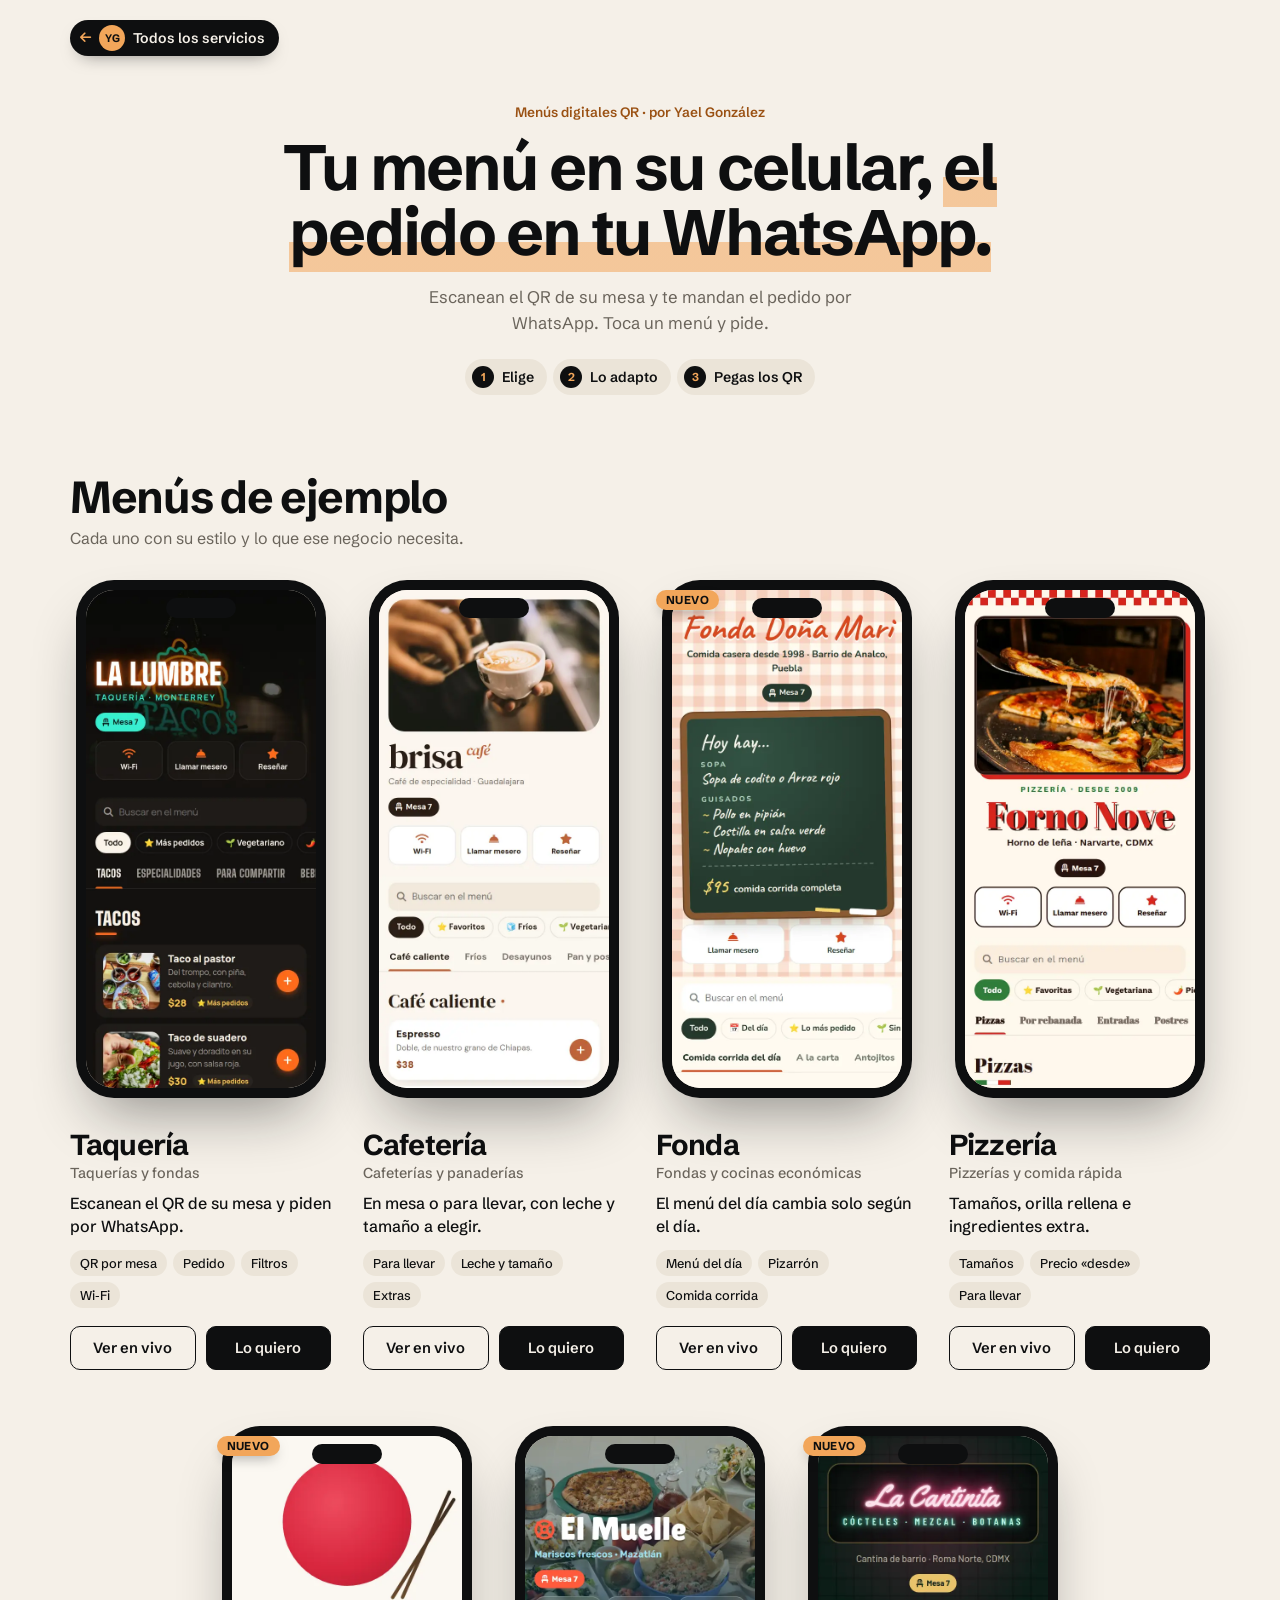
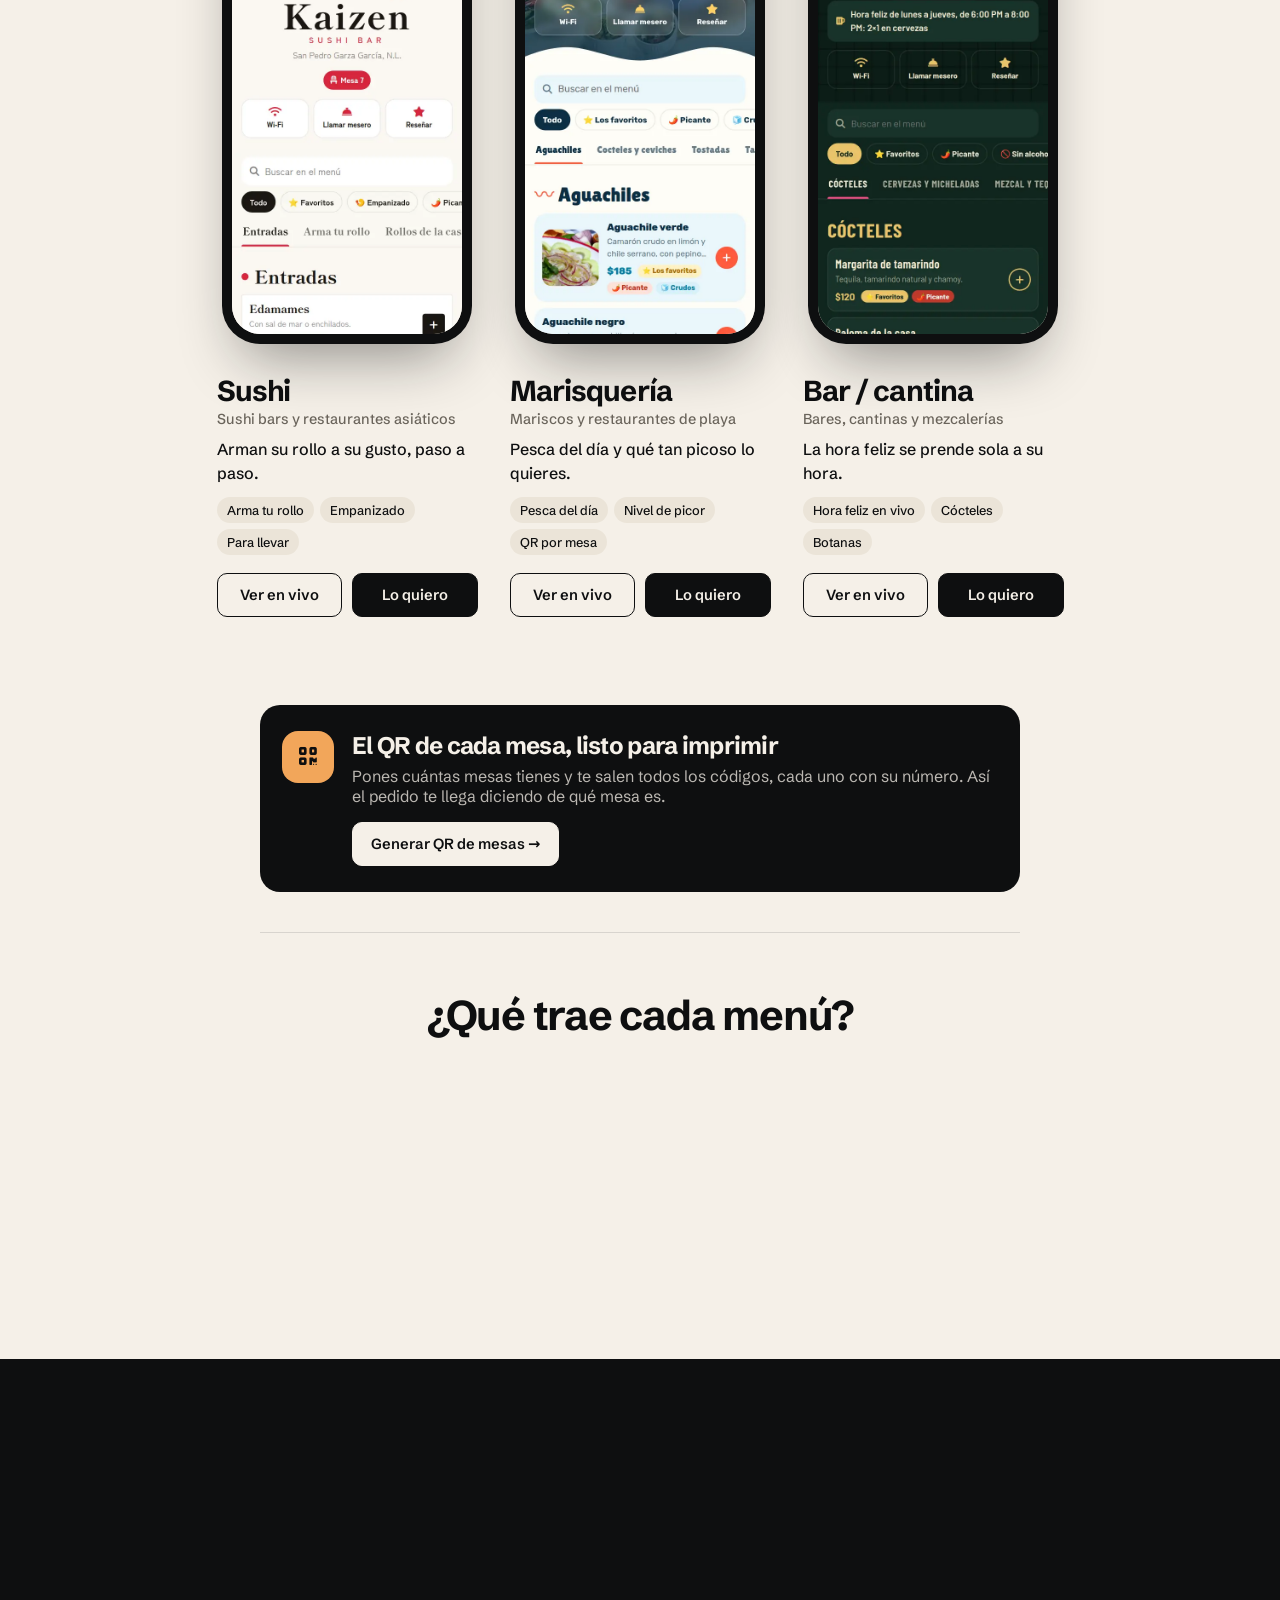
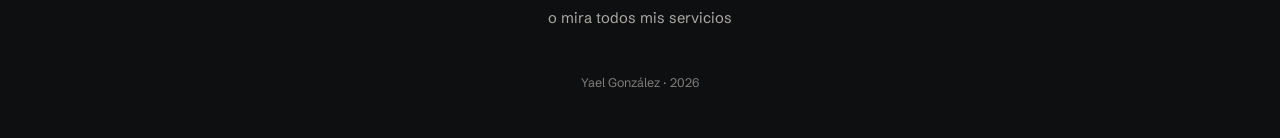
<file: index.html>
<!doctype html>
<html lang="es">
<head>
  <meta charset="utf-8" />
  <meta name="viewport" content="width=device-width, initial-scale=1, viewport-fit=cover" />
  <title>Menús digitales QR · @yalech</title>
  <meta name="description" content="Menús digitales con QR por mesa y pedidos por WhatsApp: taquería, cafetería, fonda, pizzería, sushi, mariscos y bar. Ejemplos en vivo por Yael González." />
  <meta name="theme-color" content="#f5f0e8" />

  <!-- Vista previa al compartir. Al publicar, cambia la ruta por la URL completa
       (ej. https://tudominio.com/assets/plantillas/menu-taqueria.jpg): WhatsApp y Facebook la necesitan así. -->
  <meta property="og:type" content="website" />
  <meta property="og:title" content="Menús digitales QR · @yalech" />
  <meta property="og:description" content="Tus clientes escanean el QR de su mesa, ven el menú y te piden por WhatsApp. Mira los ejemplos en vivo." />
  <meta property="og:image" content="assets/plantillas/menu-taqueria.jpg" />
  <meta property="og:image:width" content="540" />
  <meta property="og:image:height" content="1169" />
  <meta name="twitter:card" content="summary_large_image" />

  <link rel="icon" href="favicon.svg" type="image/svg+xml" />
  <link rel="apple-touch-icon" href="assets/apple-touch-icon.png" />
  <link rel="preload" href="assets/fuentes/schibsted-grotesk-latin-abd60509.woff2" as="font" type="font/woff2" crossorigin />
  <link rel="stylesheet" href="assets/fuentes/schibstedgrotesk-2d2a8c.css" />
  <link rel="stylesheet" href="assets/iconos/iconos.css?v=2" />
  <link rel="stylesheet" href="estilos.css?v=10" />
  <link rel="stylesheet" href="assets/cotizar.css?v=1" />
  <link rel="stylesheet" href="assets/carrusel.css?v=3" />
</head>
<body>
  <!-- Ejemplos de menús digitales QR de yalech. Cada menú vive en su carpeta (taqueria/, sushi/, fonda/…)
       y comparte comun.js y base.css (buscar, filtros, pedido y envío por WhatsApp). qr.html genera los QR por mesa.
       El catálogo completo y el link en bio están en otro repositorio: cambia los enlaces
       ../yalech-web-link-in-bio/ (relativos: funcionan en tu compu y en GitHub Pages; con dominio propio, cámbialos). -->
  <nav class="topbar">
    <a class="back" href="../yalech-web-link-in-bio/#menus" aria-label="Regresar al catálogo de servicios"><i class="fa-solid fa-arrow-left"></i><span class="back-avatar" aria-hidden="true">YG</span>Todos los servicios</a>
  </nav>

  <main>
  <header class="intro">
    <p class="kicker">Menús digitales QR · por Yael González</p>
    <h1 class="title">Tu menú en su celular, <em>el pedido en tu WhatsApp.</em></h1>
    <p class="lead">Escanean el QR de su mesa y te mandan el pedido por WhatsApp. Toca un menú y pide.</p>
    <ol class="how">
      <li><strong>Elige</strong></li>
      <li><strong>Lo adapto</strong></li>
      <li><strong>Pegas los QR</strong></li>
    </ol>
  </header>

  <section class="category" id="menus">
    <div class="category-head">
      <div><h2>Menús de ejemplo</h2><p class="category-sub">Cada uno con su estilo y lo que ese negocio necesita.</p></div>
      <p class="swipe-hint">Desliza para ver más →</p>
    </div>
    <div class="grid">
      <article class="item">
        <a class="phone" href="taqueria/?mesa=7" aria-label="Ver menú de taquería en vivo">
          <span class="screen"><img src="assets/plantillas/menu-taqueria.jpg" alt="Menú digital de una taquería" fetchpriority="high" width="540" height="1169" data-tall="assets/plantillas/largas/menu-taqueria.webp" /></span>
        </a>
        <div class="item-info">
          <h3 class="item-name">Taquería</h3>
          <p class="item-for">Taquerías y fondas</p>
          <p class="item-desc">Escanean el QR de su mesa y piden por WhatsApp.</p>
          <ul class="chips"><li>QR por mesa</li><li>Pedido</li><li>Filtros</li><li>Wi‑Fi</li></ul>
          <div class="item-actions">
            <a class="btn" href="taqueria/?mesa=7">Ver en vivo</a>
            <a class="btn btn--solid" data-cotizar="menu" data-ejemplo="Taquería" href="https://wa.me/520000000000?text=Hola%20Yael%2C%20quiero%20un%20men%C3%BA%20digital%20QR%20para%20mi%20negocio%20%28taquer%C3%ADa%29" target="_blank" rel="noopener">Lo quiero</a>
          </div>
        </div>
      </article>
      <article class="item">
        <a class="phone" href="cafeteria/?mesa=7" aria-label="Ver menú de cafetería en vivo">
          <span class="screen"><img src="assets/plantillas/menu-cafeteria.jpg" alt="Menú digital de una cafetería" loading="lazy" width="540" height="1169" data-tall="assets/plantillas/largas/menu-cafeteria.webp" /></span>
        </a>
        <div class="item-info">
          <h3 class="item-name">Cafetería</h3>
          <p class="item-for">Cafeterías y panaderías</p>
          <p class="item-desc">En mesa o para llevar, con leche y tamaño a elegir.</p>
          <ul class="chips"><li>Para llevar</li><li>Leche y tamaño</li><li>Extras</li></ul>
          <div class="item-actions">
            <a class="btn" href="cafeteria/?mesa=7">Ver en vivo</a>
            <a class="btn btn--solid" data-cotizar="menu" data-ejemplo="Cafetería" href="https://wa.me/520000000000?text=Hola%20Yael%2C%20quiero%20un%20men%C3%BA%20digital%20QR%20para%20mi%20negocio%20%28cafeter%C3%ADa%29" target="_blank" rel="noopener">Lo quiero</a>
          </div>
        </div>
      </article>
      <article class="item">
        <a class="phone" href="fonda/?mesa=7" aria-label="Ver menú de fonda en vivo">
          <span class="screen"><img src="assets/plantillas/menu-fonda.jpg" alt="Menú digital de una fonda con pizarrón del día" loading="lazy" width="540" height="1169" data-tall="assets/plantillas/largas/menu-fonda.webp" /></span>
        </a>
        <div class="item-info">
          <span class="tag-new">Nuevo</span><h3 class="item-name">Fonda</h3>
          <p class="item-for">Fondas y cocinas económicas</p>
          <p class="item-desc">El menú del día cambia solo según el día.</p>
          <ul class="chips"><li>Menú del día</li><li>Pizarrón</li><li>Comida corrida</li></ul>
          <div class="item-actions">
            <a class="btn" href="fonda/?mesa=7">Ver en vivo</a>
            <a class="btn btn--solid" data-cotizar="menu" data-ejemplo="Fonda" href="https://wa.me/520000000000?text=Hola%20Yael%2C%20quiero%20un%20men%C3%BA%20digital%20QR%20para%20mi%20negocio%20%28fonda%29" target="_blank" rel="noopener">Lo quiero</a>
          </div>
        </div>
      </article>
      <article class="item">
        <a class="phone" href="pizzeria/?mesa=7" aria-label="Ver menú de pizzería en vivo">
          <span class="screen"><img src="assets/plantillas/menu-pizzeria.jpg" alt="Menú digital de una pizzería" loading="lazy" width="540" height="1169" data-tall="assets/plantillas/largas/menu-pizzeria.webp" /></span>
        </a>
        <div class="item-info">
          <h3 class="item-name">Pizzería</h3>
          <p class="item-for">Pizzerías y comida rápida</p>
          <p class="item-desc">Tamaños, orilla rellena e ingredientes extra.</p>
          <ul class="chips"><li>Tamaños</li><li>Precio «desde»</li><li>Para llevar</li></ul>
          <div class="item-actions">
            <a class="btn" href="pizzeria/?mesa=7">Ver en vivo</a>
            <a class="btn btn--solid" data-cotizar="menu" data-ejemplo="Pizzería" href="https://wa.me/520000000000?text=Hola%20Yael%2C%20quiero%20un%20men%C3%BA%20digital%20QR%20para%20mi%20negocio%20%28pizzer%C3%ADa%29" target="_blank" rel="noopener">Lo quiero</a>
          </div>
        </div>
      </article>
      <article class="item">
        <a class="phone" href="sushi/?mesa=7" aria-label="Ver menú de sushi en vivo">
          <span class="screen"><img src="assets/plantillas/menu-sushi.jpg" alt="Menú digital de un sushi bar" loading="lazy" width="540" height="1169" data-tall="assets/plantillas/largas/menu-sushi.webp" /></span>
        </a>
        <div class="item-info">
          <span class="tag-new">Nuevo</span><h3 class="item-name">Sushi</h3>
          <p class="item-for">Sushi bars y restaurantes asiáticos</p>
          <p class="item-desc">Arman su rollo a su gusto, paso a paso.</p>
          <ul class="chips"><li>Arma tu rollo</li><li>Empanizado</li><li>Para llevar</li></ul>
          <div class="item-actions">
            <a class="btn" href="sushi/?mesa=7">Ver en vivo</a>
            <a class="btn btn--solid" data-cotizar="menu" data-ejemplo="Sushi" href="https://wa.me/520000000000?text=Hola%20Yael%2C%20quiero%20un%20men%C3%BA%20digital%20QR%20para%20mi%20negocio%20%28sushi%29" target="_blank" rel="noopener">Lo quiero</a>
          </div>
        </div>
      </article>
      <article class="item">
        <a class="phone" href="mariscos/?mesa=7" aria-label="Ver menú de marisquería en vivo">
          <span class="screen"><img src="assets/plantillas/menu-mariscos.jpg" alt="Menú digital de una marisquería" loading="lazy" width="540" height="1169" data-tall="assets/plantillas/largas/menu-mariscos.webp" /></span>
        </a>
        <div class="item-info">
          <h3 class="item-name">Marisquería</h3>
          <p class="item-for">Mariscos y restaurantes de playa</p>
          <p class="item-desc">Pesca del día y qué tan picoso lo quieres.</p>
          <ul class="chips"><li>Pesca del día</li><li>Nivel de picor</li><li>QR por mesa</li></ul>
          <div class="item-actions">
            <a class="btn" href="mariscos/?mesa=7">Ver en vivo</a>
            <a class="btn btn--solid" data-cotizar="menu" data-ejemplo="Marisquería" href="https://wa.me/520000000000?text=Hola%20Yael%2C%20quiero%20un%20men%C3%BA%20digital%20QR%20para%20mi%20negocio%20%28marisquer%C3%ADa%29" target="_blank" rel="noopener">Lo quiero</a>
          </div>
        </div>
      </article>
      <article class="item">
        <a class="phone" href="bar/?mesa=7" aria-label="Ver menú de bar / cantina en vivo">
          <span class="screen"><img src="assets/plantillas/menu-bar.jpg" alt="Menú digital de una cantina con letrero de neón" loading="lazy" width="540" height="1169" data-tall="assets/plantillas/largas/menu-bar.webp" /></span>
        </a>
        <div class="item-info">
          <span class="tag-new">Nuevo</span><h3 class="item-name">Bar / cantina</h3>
          <p class="item-for">Bares, cantinas y mezcalerías</p>
          <p class="item-desc">La hora feliz se prende sola a su hora.</p>
          <ul class="chips"><li>Hora feliz en vivo</li><li>Cócteles</li><li>Botanas</li></ul>
          <div class="item-actions">
            <a class="btn" href="bar/?mesa=7">Ver en vivo</a>
            <a class="btn btn--solid" data-cotizar="menu" data-ejemplo="Bar / cantina" href="https://wa.me/520000000000?text=Hola%20Yael%2C%20quiero%20un%20men%C3%BA%20digital%20QR%20para%20mi%20negocio%20%28bar%29" target="_blank" rel="noopener">Lo quiero</a>
          </div>
        </div>
      </article>
    </div>
  </section>

  <section class="tool">
    <div class="tool-ico" aria-hidden="true"><i class="fa-solid fa-qrcode"></i></div>
    <div>
      <h2 class="tool-title">El QR de cada mesa, listo para imprimir</h2>
      <p class="tool-text">Pones cuántas mesas tienes y te salen todos los códigos, cada uno con su número. Así el pedido te llega diciendo de qué mesa es.</p>
      <a class="btn" href="qr.html">Generar QR de mesas <span aria-hidden="true">→</span></a>
    </div>
  </section>

  <section class="why">
    <h2 class="why-title">¿Qué trae cada menú?</h2>
    <ul class="why-list">
      <li><strong>QR por mesa</strong><span>El pedido llega con su número de mesa.</span></li>
      <li><strong>Pedido por WhatsApp</strong><span>Con cantidades, opciones y total.</span></li>
      <li><strong>Buscar y filtrar</strong><span>Picante, vegetariano, favoritos…</span></li>
      <li><strong>Abierto o cerrado</strong><span>Se calcula solo con tu horario.</span></li>
      <li><strong>Cambias precios cuando quieras</strong><span>Sin volver a imprimir nada.</span></li>
      <li><strong>Pago único</strong><span>Sin mensualidades ni comisiones por pedido.</span></li>
    </ul>
  </section>

  </main>

  <footer class="outro">
    <p class="outro-text">¿Tienes un restaurante? <em>Hagamos tu menú.</em></p>
    <a class="btn btn--solid btn--big" href="https://wa.me/520000000000?text=Hola%20Yael,%20quiero%20cotizar%20un%20men%C3%BA%20digital%20QR" target="_blank" rel="noopener" data-cotizar="menu">Cotiza en 1 minuto</a>
    <a class="outro-alt" href="../yalech-web-link-in-bio/">o mira todos mis servicios</a>
    <p class="outro-sign">Yael González · 2026</p>
  </footer>

  <aside aria-label="Cotizar">
  <a class="float-quote" href="https://wa.me/520000000000?text=Hola%20Yael,%20quiero%20cotizar%20un%20men%C3%BA%20digital%20QR" target="_blank" rel="noopener" data-cotizar="menu"><i class="fa-solid fa-bolt"></i> Cotiza en 1 minuto</a>
  </aside>

  <script src="assets/motion.js"></script>
  <script src="assets/cotizar.js?v=3"></script>
  <script src="assets/carrusel.js?v=3"></script>
  <script>
    // Carrusel de ejemplos: flechas, puntitos y una probadita para que se note que se desliza
    document.querySelectorAll('.category .grid').forEach(g => carrusel(g));

    // Aparecen al bajar
    motion.reveal('.category-head, .tool, .why-title, .outro-text, .outro .btn');
    motion.stagger('.grid, .why-list');

    // Botón flotante: aparece al pasar la presentación y se esconde al llegar al cierre
    const flotante = document.querySelector('.float-quote');
    const intro = document.querySelector('.intro');
    const cierre = document.querySelector('.outro');
    const verFlotante = () => {
      const pasado = intro.getBoundingClientRect().bottom < 0;
      const alFinal = cierre.getBoundingClientRect().top < innerHeight;
      flotante.classList.toggle('show', pasado && !alFinal);
    };
    addEventListener('scroll', verFlotante, { passive: true });
    verFlotante();

    // Celular de muestra: al pasar el mouse (o al verlo en el celular) recorre la página completa.
    // Las capturas largas están en assets/plantillas/largas y se cargan solo cuando la tarjeta está cerca.
    const phones = document.querySelectorAll('.phone');
    const medir = phone => {
      const img = phone.querySelector('img');
      const extra = img.offsetHeight - phone.querySelector('.screen').clientHeight;
      phone.style.setProperty('--shift', -Math.max(extra, 0) + 'px');
      phone.style.setProperty('--dur', Math.max(extra / 160, 2).toFixed(1) + 's');
    };
    const cargar = new IntersectionObserver(entries => entries.forEach(e => {
      if (!e.isIntersecting) return;
      cargar.unobserve(e.target);
      const img = e.target.querySelector('img');
      const tall = new Image();
      tall.onload = () => { img.removeAttribute('height'); img.src = tall.src; e.target.classList.add('is-tall'); medir(e.target); };
      tall.src = img.dataset.tall;
    }), { rootMargin: '300px' });
    // Las capturas largas esperan a que la página termine de cargar, para no competir con lo primero que se ve
    const empezar = () => { if (!motion.calm) phones.forEach(p => cargar.observe(p)); };
    if (document.readyState === 'complete') setTimeout(empezar, 300);
    else addEventListener('load', () => setTimeout(empezar, 300), { once: true });
    addEventListener('resize', () => document.querySelectorAll('.phone.is-tall').forEach(medir));

    // En pantallas táctiles no hay "pasar el mouse": se recorre sola mientras está a la vista
    if (!matchMedia('(hover: hover)').matches) {
      const play = new IntersectionObserver(entries => entries.forEach(e =>
        e.target.classList.toggle('is-playing', e.isIntersecting)
      ), { threshold: 0.7 });
      phones.forEach(p => play.observe(p));
    }
  </script>
</body>
</html>
</file>
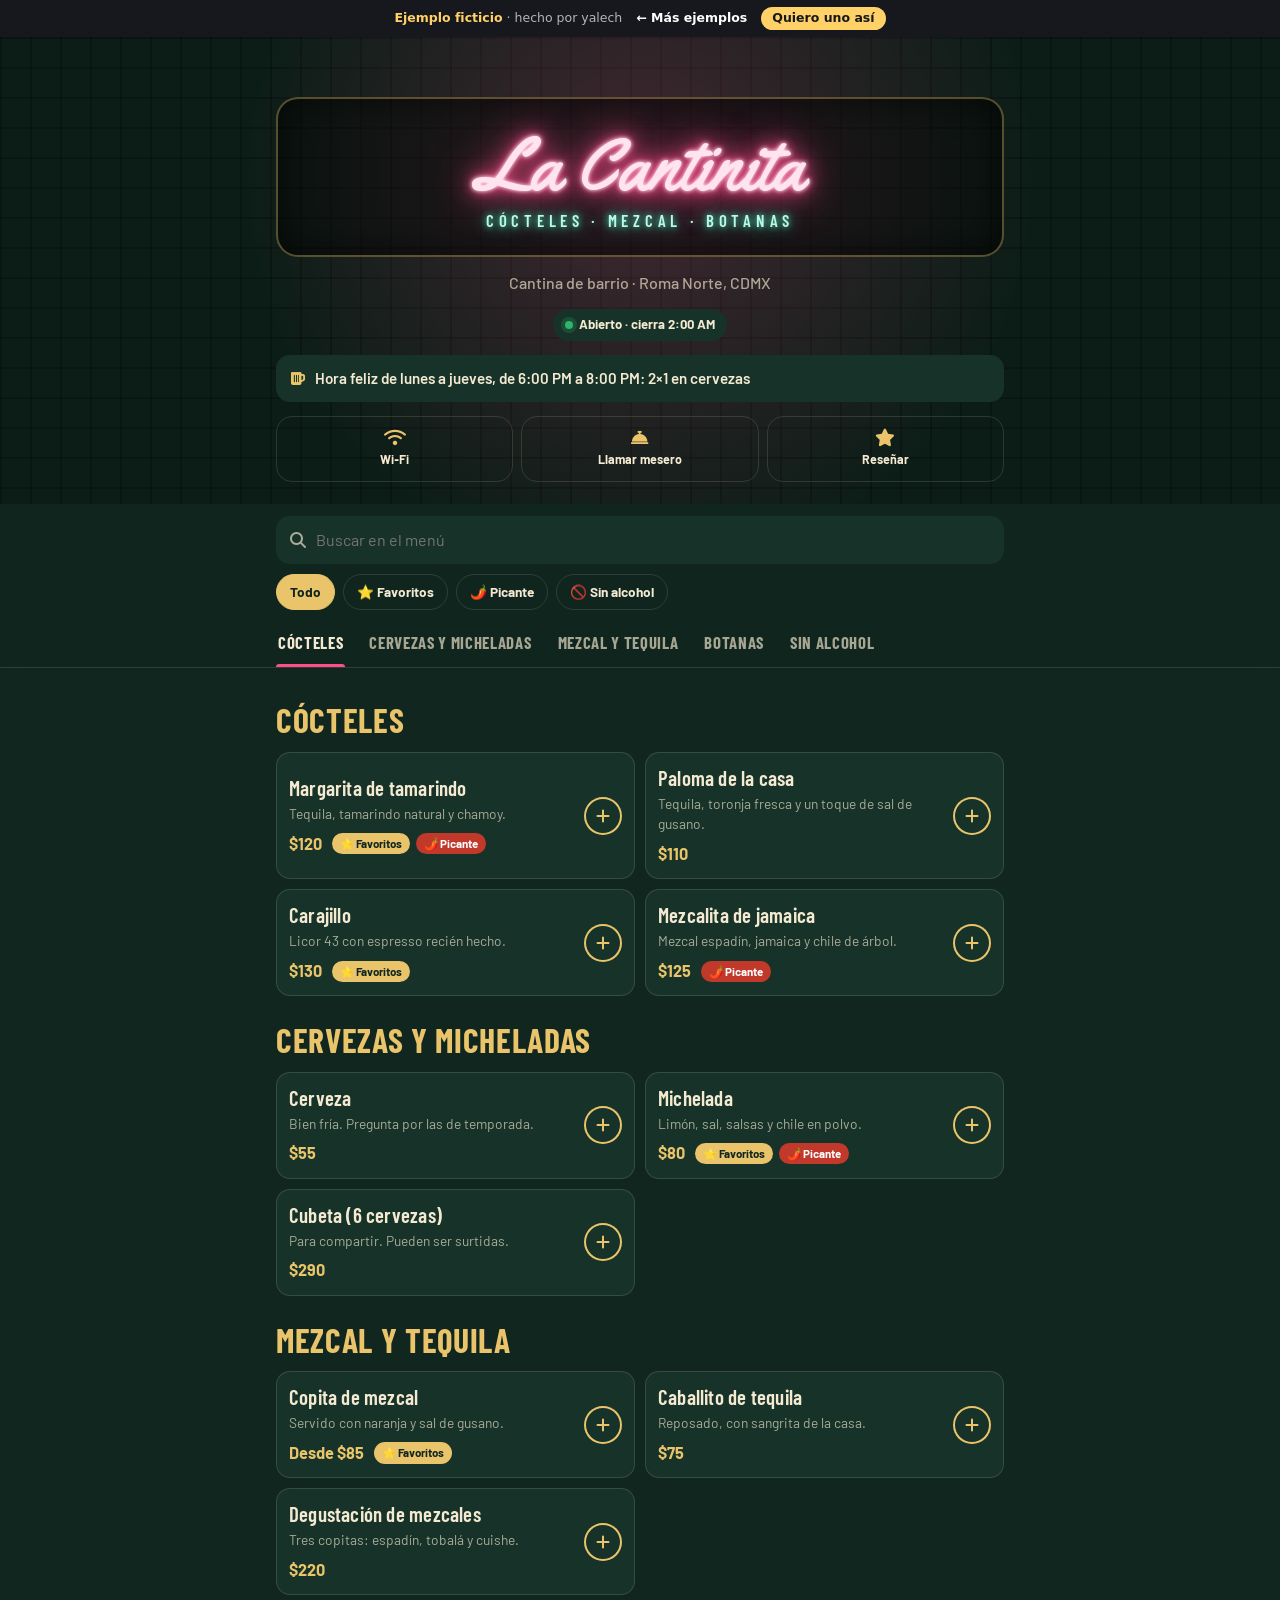
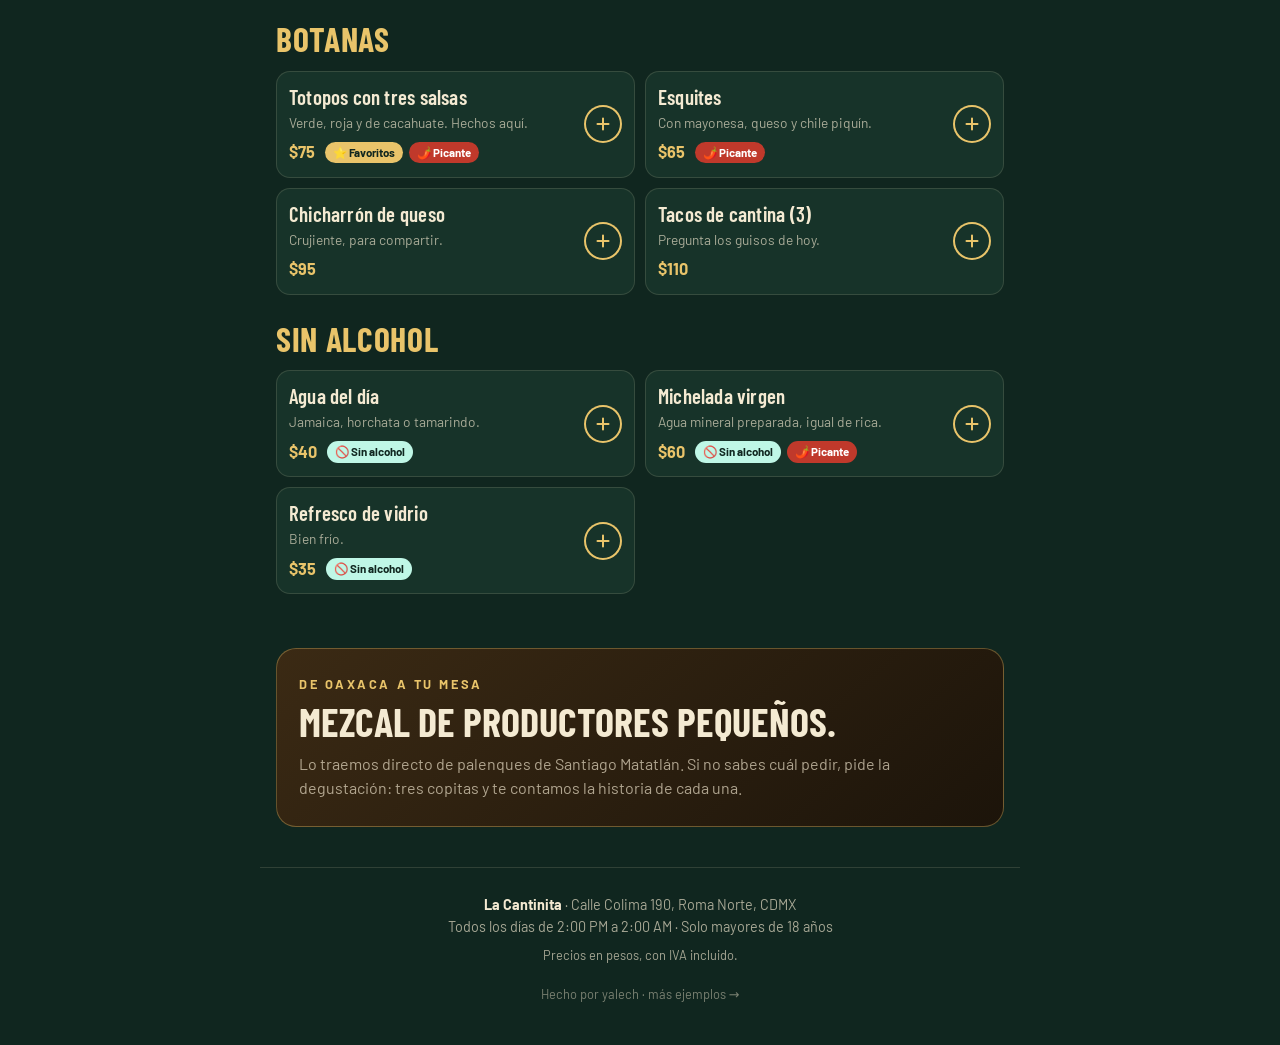
<file: bar/index.html>
<!doctype html>
<html lang="es">
<head>
  <meta charset="utf-8" />
  <meta name="viewport" content="width=device-width, initial-scale=1, viewport-fit=cover" />
  <title>Menú · La Cantinita</title>
  <meta name="description" content="Cócteles, mezcal y botanas en la Roma, CDMX. Pide desde tu mesa." />
  <meta name="theme-color" content="#10261f" />
  <!-- Vista previa al compartir (WhatsApp, Facebook…). Al publicar, cambia la ruta de la imagen
       por la URL completa, ej. https://tudominio.com/assets/og.jpg -->
  <meta property="og:type" content="website" />
  <meta property="og:title" content="Menú · La Cantinita" />
  <meta property="og:description" content="Cócteles, mezcal y botanas en la Roma, CDMX. Pide desde tu mesa." />
  <meta property="og:image" content="assets/og.jpg" />
  <meta property="og:image:width" content="1200" />
  <meta property="og:image:height" content="630" />
  <meta name="twitter:card" content="summary_large_image" />
  <link rel="icon" href="favicon.svg" type="image/svg+xml" />
  <link rel="preload" href="../assets/fuentes/barlow-latin-4f0f26f1.woff2" as="font" type="font/woff2" crossorigin />
  <link rel="preload" href="../assets/fuentes/barlow-latin-ad8e9490.woff2" as="font" type="font/woff2" crossorigin />
  <link rel="preload" href="../assets/fuentes/barlow-latin-800311e3.woff2" as="font" type="font/woff2" crossorigin />
  <link rel="preload" href="../assets/fuentes/barlow-latin-25ba8a97.woff2" as="font" type="font/woff2" crossorigin />
  <link rel="preload" href="../assets/fuentes/barlow-condensed-latin-fe2f6553.woff2" as="font" type="font/woff2" crossorigin />
  <link rel="preload" href="../assets/fuentes/barlow-condensed-latin-0a7db401.woff2" as="font" type="font/woff2" crossorigin />
  <link rel="preload" href="../assets/fuentes/barlow-condensed-latin-05ba48a1.woff2" as="font" type="font/woff2" crossorigin />
  <link rel="preload" href="../assets/fuentes/yellowtail-latin-9f39f63a.woff2" as="font" type="font/woff2" crossorigin />
  <link rel="stylesheet" href="../assets/fuentes/yellowtail-barlowcondensed-barlow-fb9365.css" />
  <link rel="stylesheet" href="../assets/iconos/iconos.css?v=2" />
  <link rel="stylesheet" href="../base.css?v=5" />
  <link rel="stylesheet" href="styles.css?v=1" />
  <link rel="stylesheet" href="../assets/muestra.css?v=4" />
</head>
<body>
  <!-- Aviso de ejemplo (ficticio) con regreso y cotizador. Para un cliente real, borra este bloque. -->
  <div class="mu-barra" role="note">
    <span><strong>Ejemplo ficticio</strong><span class="mu-barra-quien"> · hecho por yalech</span></span>
    <a href="../">← Más ejemplos</a>
    <a class="mu-barra-cta" href="../?cotizar=menu&amp;ejemplo=Bar+%2F+cantina">Quiero uno así</a>
  </div>
  <!-- Menú digital de ejemplo (cantina ficticia). Ilustrado con CSS: no usa fotos.
       Platillos, precios, horario y WhatsApp están en menu.js (el funcionamiento, en ../comun.js).
       El QR de cada mesa lleva su número: index.html?mesa=7 -->

  <!-- ========== Portada: letrero de neón ========== -->
  <header class="top">
    <div class="top-inner">
      <div class="sign" aria-hidden="true">
        <span class="sign-tube">La Cantinita</span>
        <span class="sign-sub">cócteles · mezcal · botanas</span>
      </div>
      <h1 class="sr-only">La Cantinita</h1>
      <p class="logo-sub">Cantina de barrio · Roma Norte, CDMX</p>
      <div class="chips-row">
        <span class="chip chip--status" data-status>Abierto</span>
        <span class="chip chip--mesa" data-mesa hidden><i class="fa-solid fa-chair"></i> <span></span></span>
      </div>
      <p class="happy" data-happy><i class="fa-solid fa-beer-mug-empty"></i> <span>Hora feliz</span></p>
      <div class="quick">
        <button class="quick-btn" type="button" data-wifi><i class="fa-solid fa-wifi"></i><span>Wi‑Fi</span></button>
        <a class="quick-btn" data-mesero target="_blank" rel="noopener"><i class="fa-solid fa-bell-concierge"></i><span>Llamar mesero</span></a>
        <a class="quick-btn" href="https://maps.google.com/?q=Cantina+Roma+Norte+CDMX" target="_blank" rel="noopener"><i class="fa-solid fa-star"></i><span>Reseñar</span></a>
      </div>
    </div>
  </header>

  <!-- ========== Buscar, filtros y categorías (se quedan fijos arriba) ========== -->
  <div class="bar">
    <div class="bar-inner">
      <label class="search">
        <i class="fa-solid fa-magnifying-glass"></i>
        <input type="search" placeholder="Buscar en el menú" aria-label="Buscar en el menú" data-search />
      </label>
      <div class="filters" role="group" aria-label="Filtros" data-filters></div>
      <nav class="tabs" aria-label="Categorías" data-tabs></nav>
    </div>
  </div>

  <main class="menu" data-menu>
    <!-- Lo arma ../comun.js con los platillos de menu.js -->
  </main>
  <p class="empty" data-empty hidden>No encontramos nada con eso. Prueba con otra palabra.</p>

  <!-- ========== Mezcal ========== -->
  <section class="story">
    <p class="story-kicker">De Oaxaca a tu mesa</p>
    <h2>Mezcal de productores pequeños.</h2>
    <p>Lo traemos directo de palenques de Santiago Matatlán. Si no sabes cuál pedir, pide la degustación: tres copitas y te contamos la historia de cada una.</p>
  </section>

  <footer class="foot">
    <p><strong>La Cantinita</strong> · Calle Colima 190, Roma Norte, CDMX</p>
    <p>Todos los días de 2:00 PM a 2:00 AM · Solo mayores de 18 años</p>
    <p class="foot-note">Precios en pesos, con IVA incluido.</p>
    <a class="credit" href="../">Hecho por yalech · más ejemplos →</a>
  </footer>

  <!-- ========== Barra del pedido ========== -->
  <button class="orderbar" type="button" data-open-order hidden>
    <span class="orderbar-count" data-count>0</span>
    <span>Ver mi pedido</span>
    <strong data-total>$0</strong>
  </button>

  <!-- ========== Hoja de platillo ========== -->
  <dialog class="sheet" id="dish" aria-labelledby="dish-name">
    <form method="dialog" class="sheet-inner" data-dish-form tabindex="-1" autofocus>
      <button class="sheet-close" value="cancel" aria-label="Cerrar"><i class="fa-solid fa-xmark"></i></button>
      <img class="sheet-img" alt="" data-dish-img hidden src="[data-uri]" />
      <div class="sheet-body">
        <div class="sheet-tags" data-dish-tags></div>
        <h2 class="sheet-title" id="dish-name" data-dish-name></h2>
        <p class="sheet-desc" data-dish-desc></p>
        <div data-dish-options></div>
        <label class="note">
          <span>¿Alguna indicación?</span>
          <input name="nota" maxlength="80" placeholder="Ej. con poco hielo, sin chamoy" />
        </label>
      </div>
      <div class="sheet-foot">
        <div class="stepper">
          <button type="button" data-step="-1" aria-label="Uno menos"><i class="fa-solid fa-minus"></i></button>
          <output data-qty>1</output>
          <button type="button" data-step="1" aria-label="Uno más"><i class="fa-solid fa-plus"></i></button>
        </div>
        <button class="btn btn--accent" value="add" data-add>Agregar <span data-dish-total></span></button>
      </div>
    </form>
  </dialog>

  <!-- ========== Hoja del pedido ========== -->
  <dialog class="sheet" id="order" aria-labelledby="order-title">
    <form class="sheet-inner" data-order-form tabindex="-1" autofocus>
      <button class="sheet-close" type="button" data-close aria-label="Cerrar"><i class="fa-solid fa-xmark"></i></button>
      <div class="sheet-body">
        <h2 class="sheet-title" id="order-title">Tu pedido</h2>
        <ul class="lines" data-lines></ul>
        <div data-entrega></div>
        <div class="where">
          <label class="field">
            <span>Mesa</span>
            <input name="mesa" inputmode="numeric" maxlength="3" placeholder="Ej. 7" />
          </label>
          <label class="field">
            <span>Tu nombre</span>
            <input name="nombre" maxlength="40" placeholder="Opcional" autocomplete="given-name" />
          </label>
        </div>
        <p class="form-error" hidden></p>
      </div>
      <div class="sheet-foot sheet-foot--order">
        <div class="sum"><span>Total</span><strong data-order-total>$0</strong></div>
        <button class="btn btn--accent" type="submit"><i class="fa-brands fa-whatsapp"></i> Enviar pedido</button>
      </div>
    </form>
  </dialog>

  <div class="toast" role="status" aria-live="polite" data-toast></div>

  <script src="../assets/motion.js"></script>
  <script src="menu.js?v=1"></script>
  <script src="../comun.js?v=1"></script>
  <!-- Modo muestra (ejemplo ficticio). Para un cliente real, borra la siguiente línea. -->
  <script src="../assets/muestra.js?v=4" data-servicio="menu" data-ejemplo="Bar / cantina" data-para="La Cantinita"></script>
  <script src="../assets/errores.js?v=1"></script>
</body>
</html>
</file>
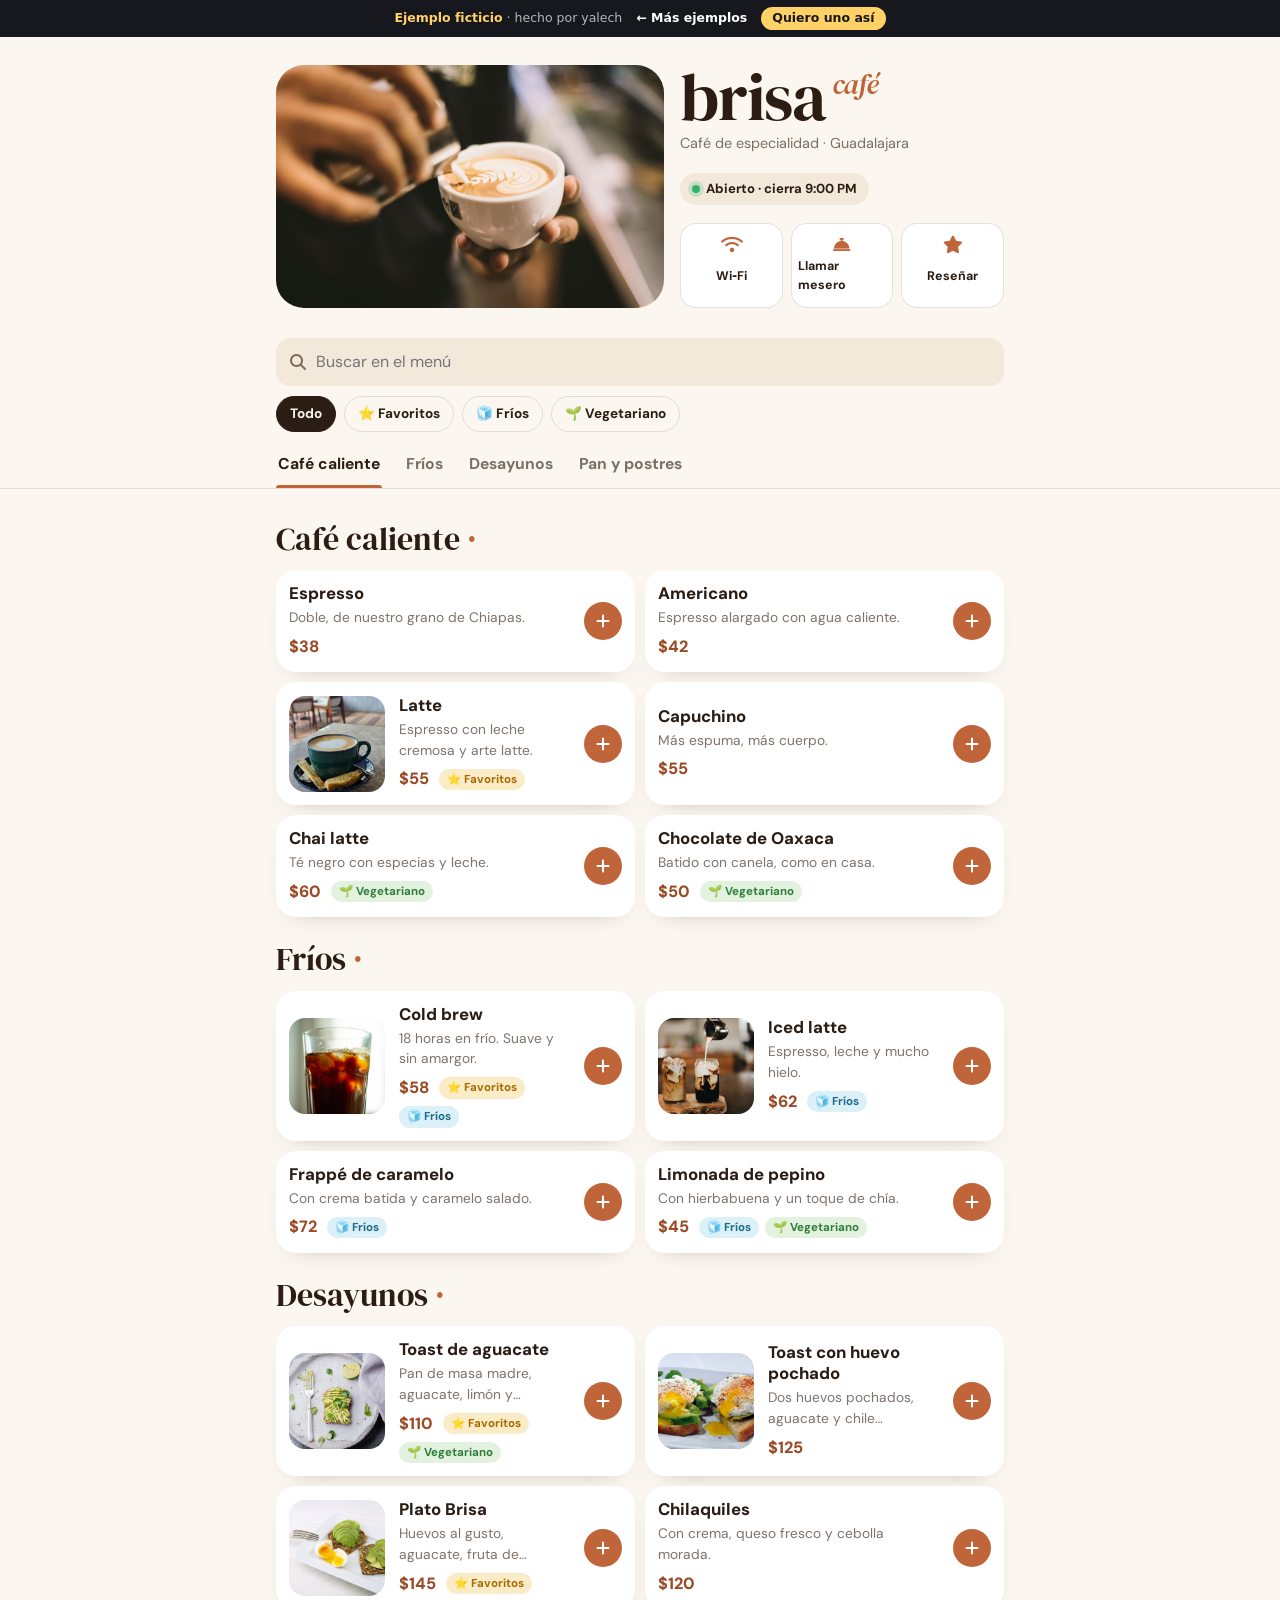
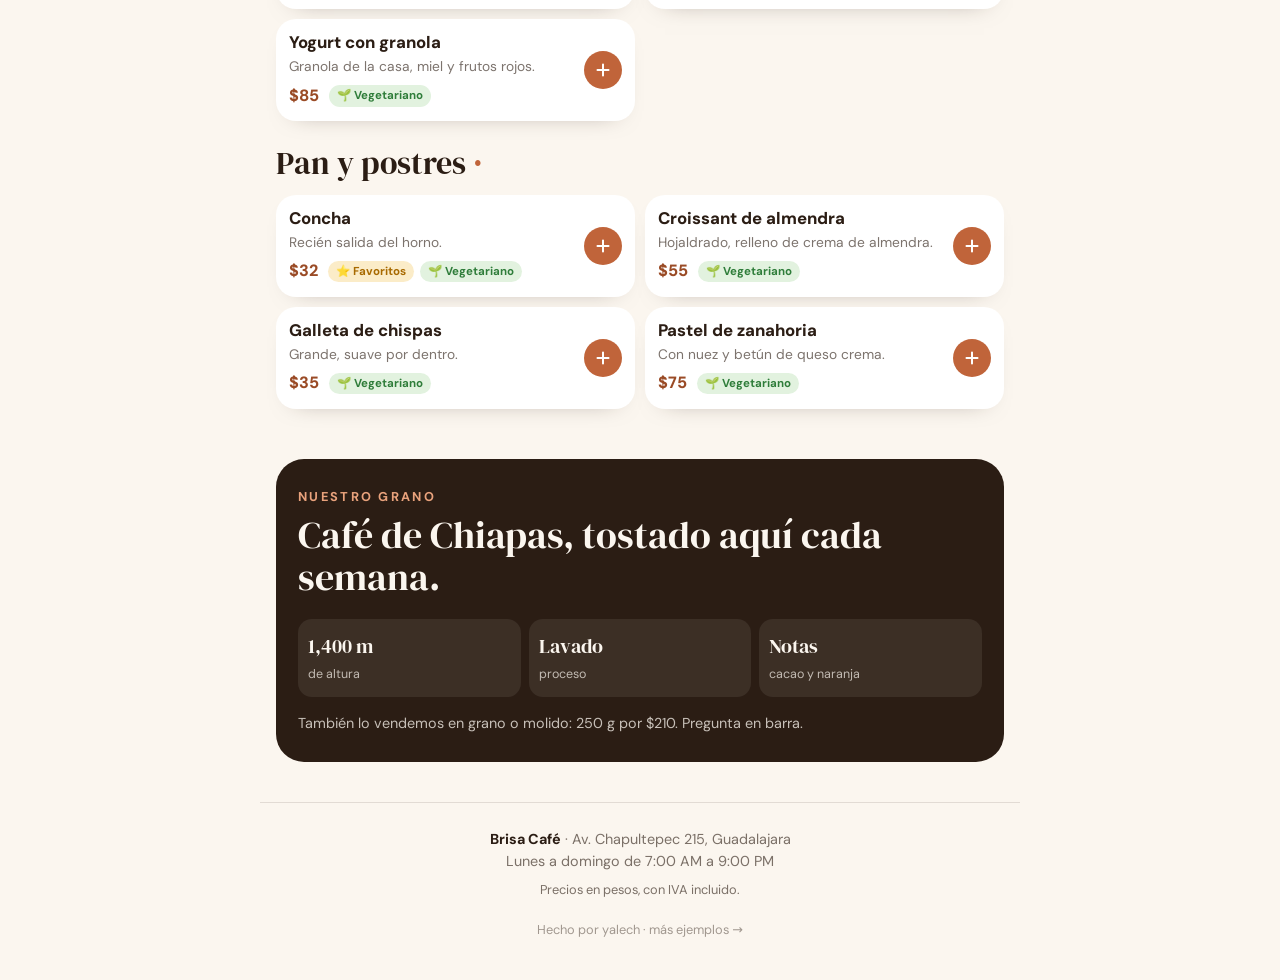
<file: cafeteria/index.html>
<!doctype html>
<html lang="es">
<head>
  <meta charset="utf-8" />
  <meta name="viewport" content="width=device-width, initial-scale=1, viewport-fit=cover" />
  <title>Menú · Brisa Café</title>
  <meta name="description" content="Café de especialidad, desayunos y pan recién horneado en Guadalajara. Pide desde tu mesa o para llevar." />
  <meta name="theme-color" content="#fbf6ef" />
  <!-- Vista previa al compartir (WhatsApp, Facebook…). Al publicar, cambia la ruta de la imagen
       por la URL completa, ej. https://tudominio.com/assets/og.jpg -->
  <meta property="og:type" content="website" />
  <meta property="og:title" content="Menú · Brisa Café" />
  <meta property="og:description" content="Café de especialidad, desayunos y pan recién horneado en Guadalajara. Pide desde tu mesa o para llevar." />
  <meta property="og:image" content="assets/og.jpg" />
  <meta property="og:image:width" content="1200" />
  <meta property="og:image:height" content="630" />
  <meta name="twitter:card" content="summary_large_image" />
  <link rel="icon" href="favicon.svg" type="image/svg+xml" />
  <link rel="preload" href="../assets/fuentes/dm-sans-latin-89c7ce3a.woff2" as="font" type="font/woff2" crossorigin />
  <link rel="preload" href="../assets/fuentes/dm-serif-display-latin-b4de16f7.woff2" as="font" type="font/woff2" crossorigin />
  <link rel="preload" href="../assets/fuentes/dm-serif-display-latin-3d2a4355.woff2" as="font" type="font/woff2" crossorigin />
  <link rel="stylesheet" href="../assets/fuentes/dmserifdisplay-dmsans-07c88f.css" />
  <link rel="stylesheet" href="../assets/iconos/iconos.css?v=2" />
  <link rel="stylesheet" href="../base.css?v=5" />
  <link rel="stylesheet" href="styles.css?v=1" />
  <link rel="stylesheet" href="../assets/muestra.css?v=4" />
</head>
<body>
  <!-- Aviso de ejemplo (ficticio) con regreso y cotizador. Para un cliente real, borra este bloque. -->
  <div class="mu-barra" role="note">
    <span><strong>Ejemplo ficticio</strong><span class="mu-barra-quien"> · hecho por yalech</span></span>
    <a href="../">← Más ejemplos</a>
    <a class="mu-barra-cta" href="../?cotizar=menu&amp;ejemplo=Cafeter%C3%ADa">Quiero uno así</a>
  </div>
  <!-- Menú digital de ejemplo (cafetería ficticia). Fotos de Unsplash, uso libre.
       Platillos, precios, horario y WhatsApp están en menu.js (el funcionamiento, en ../comun.js).
       El QR de cada mesa lleva su número: index.html?mesa=7 -->

  <!-- ========== Portada ========== -->
  <header class="top">
    <div class="top-inner">
      <div class="top-photo"><img src="assets/portada.jpg" alt="Barista sirviendo un latte con arte" /></div>
      <div class="brand">
        <h1 class="logo">brisa<em>café</em></h1>
        <p class="logo-sub">Café de especialidad · Guadalajara</p>
      </div>
      <div class="chips-row">
        <span class="chip chip--status" data-status>Abierto</span>
        <span class="chip chip--mesa" data-mesa hidden><i class="fa-solid fa-chair"></i> <span></span></span>
      </div>
      <div class="quick">
        <button class="quick-btn" type="button" data-wifi><i class="fa-solid fa-wifi"></i><span>Wi‑Fi</span></button>
        <a class="quick-btn" data-mesero target="_blank" rel="noopener"><i class="fa-solid fa-bell-concierge"></i><span>Llamar mesero</span></a>
        <a class="quick-btn" href="https://maps.google.com/?q=Cafe+Colonia+Americana+Guadalajara" target="_blank" rel="noopener"><i class="fa-solid fa-star"></i><span>Reseñar</span></a>
      </div>
    </div>
  </header>

  <!-- ========== Buscar, filtros y categorías (se quedan fijos arriba) ========== -->
  <div class="bar">
    <div class="bar-inner">
      <label class="search">
        <i class="fa-solid fa-magnifying-glass"></i>
        <input type="search" placeholder="Buscar en el menú" aria-label="Buscar en el menú" data-search />
      </label>
      <div class="filters" role="group" aria-label="Filtros" data-filters></div>
      <nav class="tabs" aria-label="Categorías" data-tabs></nav>
    </div>
  </div>

  <main class="menu" data-menu>
    <!-- Lo arma ../comun.js con los platillos de menu.js -->
  </main>
  <p class="empty" data-empty hidden>No encontramos nada con eso. Prueba con otra palabra.</p>

  <!-- ========== Nuestro café ========== -->
  <section class="story">
    <p class="story-kicker">Nuestro grano</p>
    <h2>Café de Chiapas, tostado aquí cada semana.</h2>
    <ul class="story-facts">
      <li><strong>1,400 m</strong><span>de altura</span></li>
      <li><strong>Lavado</strong><span>proceso</span></li>
      <li><strong>Notas</strong><span>cacao y naranja</span></li>
    </ul>
    <p class="story-note">También lo vendemos en grano o molido: 250 g por $210. Pregunta en barra.</p>
  </section>

  <footer class="foot">
    <p><strong>Brisa Café</strong> · Av. Chapultepec 215, Guadalajara</p>
    <p>Lunes a domingo de 7:00 AM a 9:00 PM</p>
    <p class="foot-note">Precios en pesos, con IVA incluido.</p>
    <a class="credit" href="../">Hecho por yalech · más ejemplos →</a>
  </footer>

  <!-- ========== Barra del pedido ========== -->
  <button class="orderbar" type="button" data-open-order hidden>
    <span class="orderbar-count" data-count>0</span>
    <span>Ver mi pedido</span>
    <strong data-total>$0</strong>
  </button>

  <!-- ========== Hoja de platillo ========== -->
  <dialog class="sheet" id="dish" aria-labelledby="dish-name">
    <form method="dialog" class="sheet-inner" data-dish-form tabindex="-1" autofocus>
      <button class="sheet-close" value="cancel" aria-label="Cerrar"><i class="fa-solid fa-xmark"></i></button>
      <img class="sheet-img" alt="" data-dish-img hidden src="[data-uri]" />
      <div class="sheet-body">
        <div class="sheet-tags" data-dish-tags></div>
        <h2 class="sheet-title" id="dish-name" data-dish-name></h2>
        <p class="sheet-desc" data-dish-desc></p>
        <div data-dish-options></div>
        <label class="note">
          <span>¿Alguna indicación?</span>
          <input name="nota" maxlength="80" placeholder="Ej. extra caliente, sin azúcar" />
        </label>
      </div>
      <div class="sheet-foot">
        <div class="stepper">
          <button type="button" data-step="-1" aria-label="Uno menos"><i class="fa-solid fa-minus"></i></button>
          <output data-qty>1</output>
          <button type="button" data-step="1" aria-label="Uno más"><i class="fa-solid fa-plus"></i></button>
        </div>
        <button class="btn btn--accent" value="add" data-add>Agregar <span data-dish-total></span></button>
      </div>
    </form>
  </dialog>

  <!-- ========== Hoja del pedido ========== -->
  <dialog class="sheet" id="order" aria-labelledby="order-title">
    <form class="sheet-inner" data-order-form tabindex="-1" autofocus>
      <button class="sheet-close" type="button" data-close aria-label="Cerrar"><i class="fa-solid fa-xmark"></i></button>
      <div class="sheet-body">
        <h2 class="sheet-title" id="order-title">Tu pedido</h2>
        <ul class="lines" data-lines></ul>
        <div data-entrega></div>
        <div class="where">
          <label class="field">
            <span>Mesa</span>
            <input name="mesa" inputmode="numeric" maxlength="3" placeholder="Ej. 7" />
          </label>
          <label class="field">
            <span>Tu nombre</span>
            <input name="nombre" maxlength="40" placeholder="Opcional" autocomplete="given-name" />
          </label>
        </div>
        <p class="form-error" hidden></p>
      </div>
      <div class="sheet-foot sheet-foot--order">
        <div class="sum"><span>Total</span><strong data-order-total>$0</strong></div>
        <button class="btn btn--accent" type="submit"><i class="fa-brands fa-whatsapp"></i> Enviar pedido</button>
      </div>
    </form>
  </dialog>

  <div class="toast" role="status" aria-live="polite" data-toast></div>

  <script src="../assets/motion.js"></script>
  <script src="menu.js?v=1"></script>
  <script src="../comun.js?v=1"></script>
  <!-- Modo muestra (ejemplo ficticio). Para un cliente real, borra la siguiente línea. -->
  <script src="../assets/muestra.js?v=4" data-servicio="menu" data-ejemplo="Cafetería" data-para="Brisa Café"></script>
  <script src="../assets/errores.js?v=1"></script>
</body>
</html>
</file>
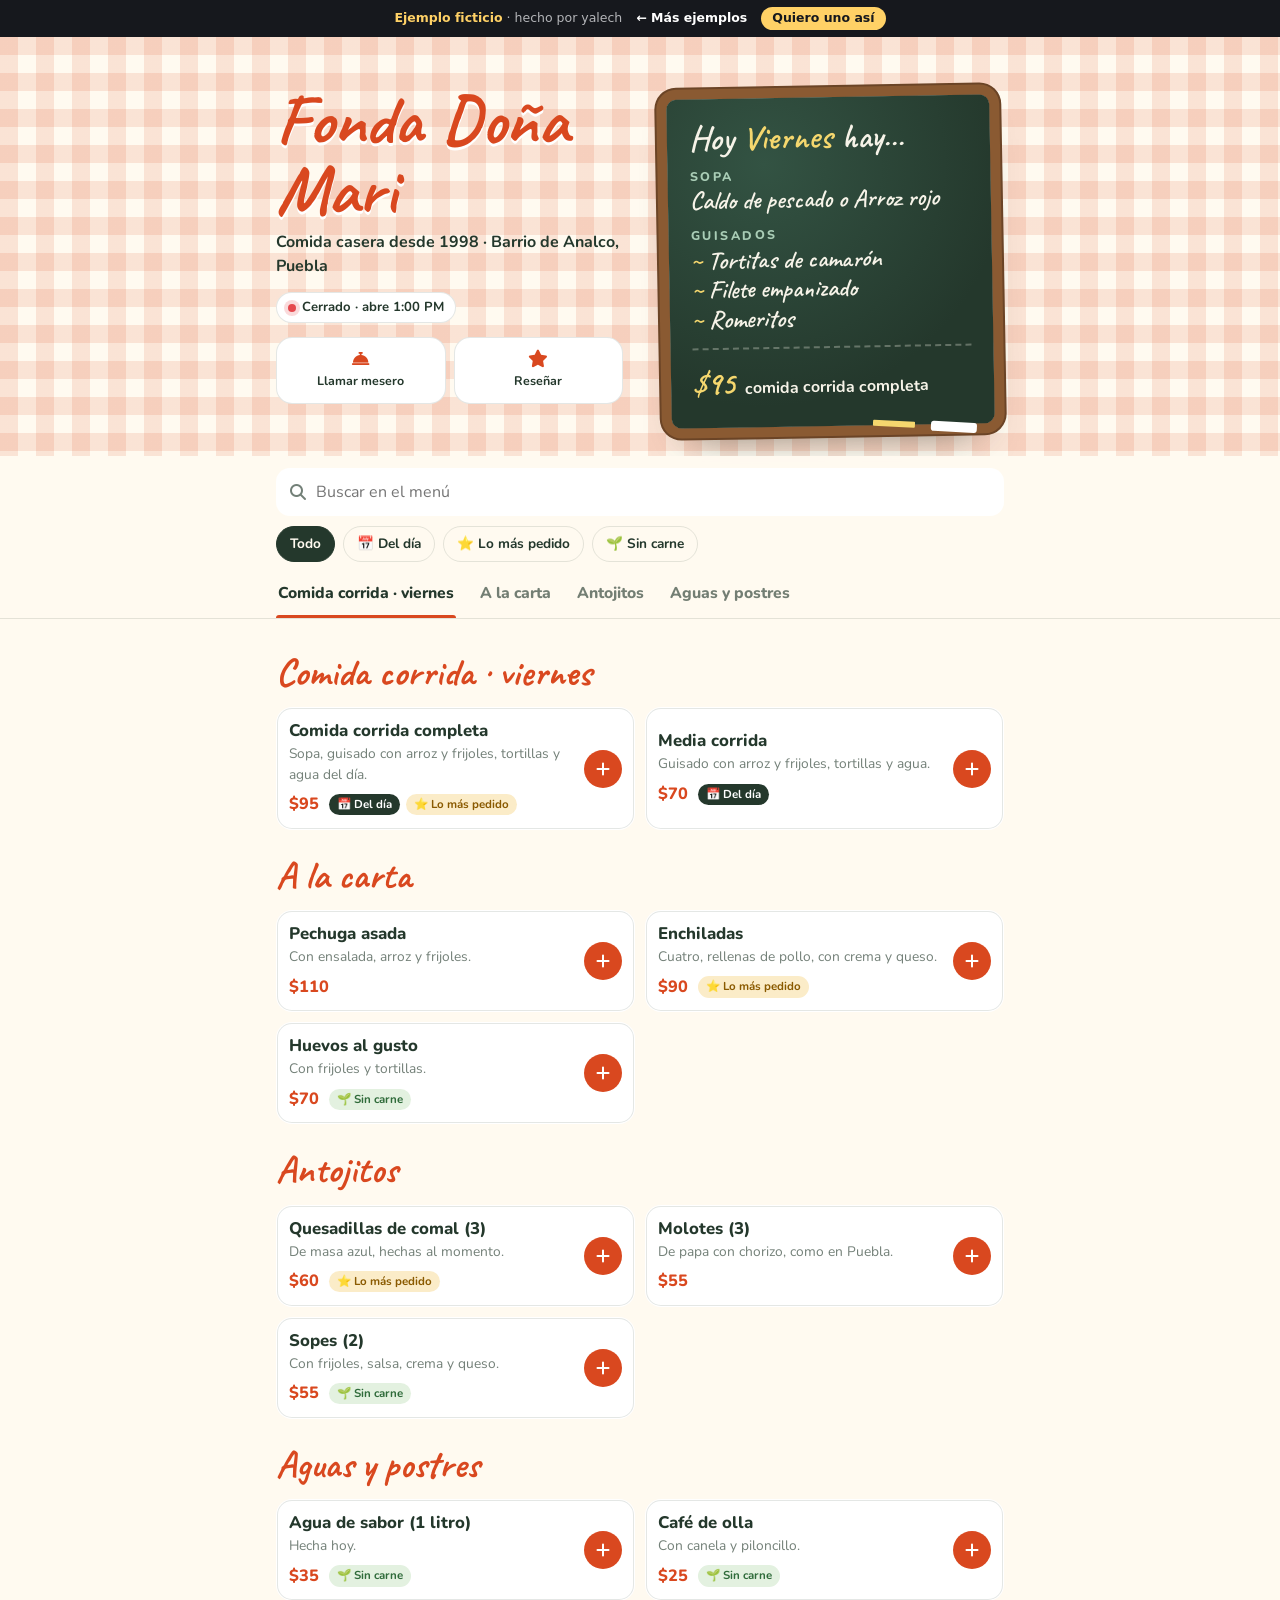
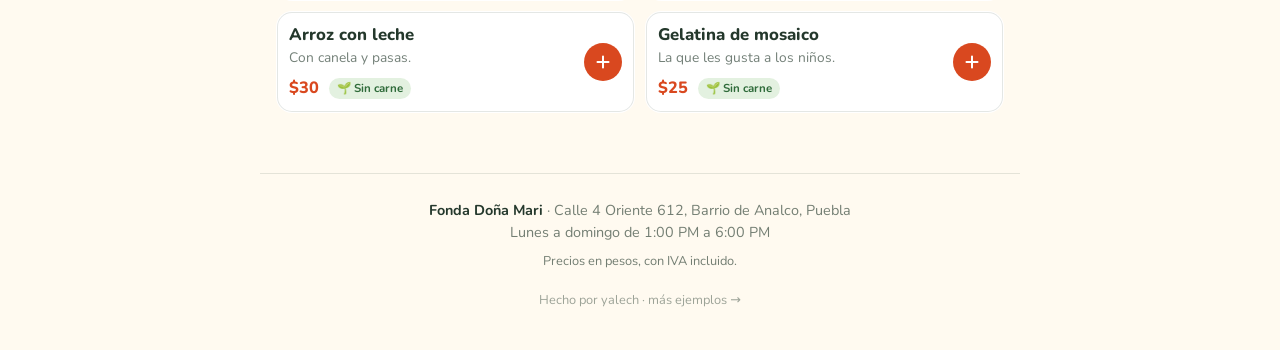
<file: fonda/index.html>
<!doctype html>
<html lang="es">
<head>
  <meta charset="utf-8" />
  <meta name="viewport" content="width=device-width, initial-scale=1, viewport-fit=cover" />
  <title>Menú · Fonda Doña Mari</title>
  <meta name="description" content="Comida corrida casera en Puebla. El menú del día cambia diario: pide en tu mesa o para llevar." />
  <meta name="theme-color" content="#24382c" />
  <!-- Vista previa al compartir (WhatsApp, Facebook…). Al publicar, cambia la ruta de la imagen
       por la URL completa, ej. https://tudominio.com/assets/og.jpg -->
  <meta property="og:type" content="website" />
  <meta property="og:title" content="Menú · Fonda Doña Mari" />
  <meta property="og:description" content="Comida corrida casera en Puebla. El menú del día cambia diario: pide en tu mesa o para llevar." />
  <meta property="og:image" content="assets/og.jpg" />
  <meta property="og:image:width" content="1200" />
  <meta property="og:image:height" content="630" />
  <meta name="twitter:card" content="summary_large_image" />
  <link rel="icon" href="favicon.svg" type="image/svg+xml" />
  <link rel="preload" href="../assets/fuentes/caveat-latin-8a01467a.woff2" as="font" type="font/woff2" crossorigin />
  <link rel="preload" href="../assets/fuentes/nunito-latin-76388dbf.woff2" as="font" type="font/woff2" crossorigin />
  <link rel="stylesheet" href="../assets/fuentes/caveat-nunito-7b55c6.css" />
  <link rel="stylesheet" href="../assets/iconos/iconos.css?v=2" />
  <link rel="stylesheet" href="../base.css?v=5" />
  <link rel="stylesheet" href="styles.css?v=2" />
  <link rel="stylesheet" href="../assets/muestra.css?v=4" />
</head>
<body>
  <!-- Aviso de ejemplo (ficticio) con regreso y cotizador. Para un cliente real, borra este bloque. -->
  <div class="mu-barra" role="note">
    <span><strong>Ejemplo ficticio</strong><span class="mu-barra-quien"> · hecho por yalech</span></span>
    <a href="../">← Más ejemplos</a>
    <a class="mu-barra-cta" href="../?cotizar=menu&amp;ejemplo=Fonda">Quiero uno así</a>
  </div>
  <!-- Menú digital de ejemplo (fonda ficticia). Ilustrado con CSS: no usa fotos.
       Platillos, precios, horario y WhatsApp están en menu.js (el funcionamiento, en ../comun.js).
       El QR de cada mesa lleva su número: index.html?mesa=7 -->

  <!-- ========== Portada: pizarrón con el menú del día ========== -->
  <header class="top">
    <div class="top-inner">
      <div class="brand">
        <h1 class="logo">Fonda Doña Mari</h1>
        <p class="logo-sub">Comida casera desde 1998 · Barrio de Analco, Puebla</p>
      </div>
      <div class="chips-row">
        <span class="chip chip--status" data-status>Abierto</span>
        <span class="chip chip--mesa" data-mesa hidden><i class="fa-solid fa-chair"></i> <span></span></span>
      </div>
      <div class="board" data-hoy>
        <p class="board-title">Hoy <span data-hoy-dia>lunes</span> hay…</p>
        <p class="board-label">Sopa</p>
        <p class="board-sopa" data-hoy-sopa></p>
        <p class="board-label">Guisados</p>
        <ul class="board-list" data-hoy-guisado></ul>
        <p class="board-price"><b>$95</b> comida corrida completa</p>
      </div>
      <div class="quick quick--2">
        <a class="quick-btn" data-mesero target="_blank" rel="noopener"><i class="fa-solid fa-bell-concierge"></i><span>Llamar mesero</span></a>
        <a class="quick-btn" href="https://maps.google.com/?q=Fonda+Barrio+de+Analco+Puebla" target="_blank" rel="noopener"><i class="fa-solid fa-star"></i><span>Reseñar</span></a>
      </div>
    </div>
  </header>

  <!-- ========== Buscar, filtros y categorías (se quedan fijos arriba) ========== -->
  <div class="bar">
    <div class="bar-inner">
      <label class="search">
        <i class="fa-solid fa-magnifying-glass"></i>
        <input type="search" placeholder="Buscar en el menú" aria-label="Buscar en el menú" data-search />
      </label>
      <div class="filters" role="group" aria-label="Filtros" data-filters></div>
      <nav class="tabs" aria-label="Categorías" data-tabs></nav>
    </div>
  </div>

  <main class="menu" data-menu>
    <!-- Lo arma ../comun.js con los platillos de menu.js -->
  </main>
  <p class="empty" data-empty hidden>No encontramos nada con eso. Prueba con otra palabra.</p>



  <footer class="foot">
    <p><strong>Fonda Doña Mari</strong> · Calle 4 Oriente 612, Barrio de Analco, Puebla</p>
    <p>Lunes a domingo de 1:00 PM a 6:00 PM</p>
    <p class="foot-note">Precios en pesos, con IVA incluido.</p>
    <a class="credit" href="../">Hecho por yalech · más ejemplos →</a>
  </footer>

  <!-- ========== Barra del pedido ========== -->
  <button class="orderbar" type="button" data-open-order hidden>
    <span class="orderbar-count" data-count>0</span>
    <span>Ver mi pedido</span>
    <strong data-total>$0</strong>
  </button>

  <!-- ========== Hoja de platillo ========== -->
  <dialog class="sheet" id="dish" aria-labelledby="dish-name">
    <form method="dialog" class="sheet-inner" data-dish-form tabindex="-1" autofocus>
      <button class="sheet-close" value="cancel" aria-label="Cerrar"><i class="fa-solid fa-xmark"></i></button>
      <img class="sheet-img" alt="" data-dish-img hidden src="[data-uri]" />
      <div class="sheet-body">
        <div class="sheet-tags" data-dish-tags></div>
        <h2 class="sheet-title" id="dish-name" data-dish-name></h2>
        <p class="sheet-desc" data-dish-desc></p>
        <div data-dish-options></div>
        <label class="note">
          <span>¿Alguna indicación?</span>
          <input name="nota" maxlength="80" placeholder="Ej. sin cebolla, tortillas de harina" />
        </label>
      </div>
      <div class="sheet-foot">
        <div class="stepper">
          <button type="button" data-step="-1" aria-label="Uno menos"><i class="fa-solid fa-minus"></i></button>
          <output data-qty>1</output>
          <button type="button" data-step="1" aria-label="Uno más"><i class="fa-solid fa-plus"></i></button>
        </div>
        <button class="btn btn--accent" value="add" data-add>Agregar <span data-dish-total></span></button>
      </div>
    </form>
  </dialog>

  <!-- ========== Hoja del pedido ========== -->
  <dialog class="sheet" id="order" aria-labelledby="order-title">
    <form class="sheet-inner" data-order-form tabindex="-1" autofocus>
      <button class="sheet-close" type="button" data-close aria-label="Cerrar"><i class="fa-solid fa-xmark"></i></button>
      <div class="sheet-body">
        <h2 class="sheet-title" id="order-title">Tu pedido</h2>
        <ul class="lines" data-lines></ul>
        <div data-entrega></div>
        <div class="where">
          <label class="field">
            <span>Mesa</span>
            <input name="mesa" inputmode="numeric" maxlength="3" placeholder="Ej. 7" />
          </label>
          <label class="field">
            <span>Tu nombre</span>
            <input name="nombre" maxlength="40" placeholder="Opcional" autocomplete="given-name" />
          </label>
        </div>
        <p class="form-error" hidden></p>
      </div>
      <div class="sheet-foot sheet-foot--order">
        <div class="sum"><span>Total</span><strong data-order-total>$0</strong></div>
        <button class="btn btn--accent" type="submit"><i class="fa-brands fa-whatsapp"></i> Enviar pedido</button>
      </div>
    </form>
  </dialog>

  <div class="toast" role="status" aria-live="polite" data-toast></div>

  <script src="../assets/motion.js"></script>
  <script src="menu.js?v=1"></script>
  <script src="../comun.js?v=1"></script>
  <!-- Modo muestra (ejemplo ficticio). Para un cliente real, borra la siguiente línea. -->
  <script src="../assets/muestra.js?v=4" data-servicio="menu" data-ejemplo="Fonda" data-para="Fonda Doña Mari"></script>
  <script src="../assets/errores.js?v=1"></script>
</body>
</html>
</file>
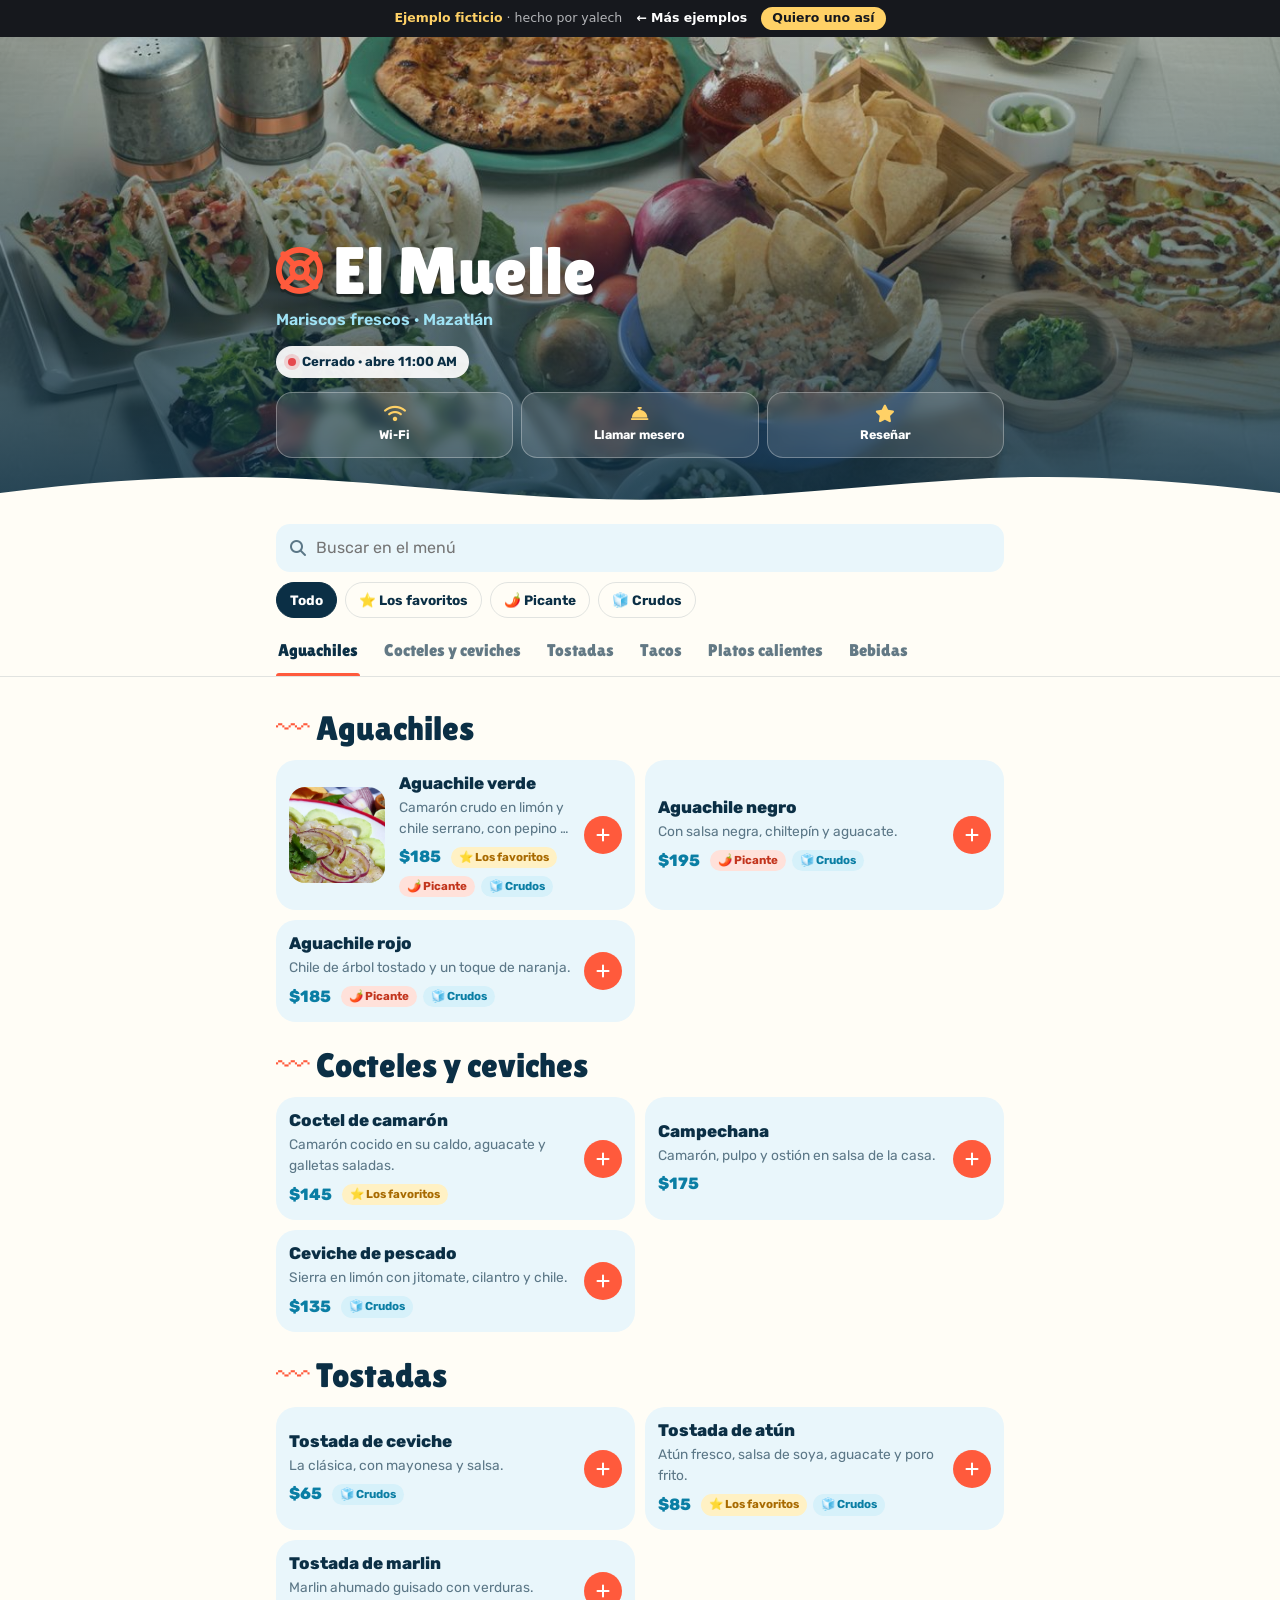
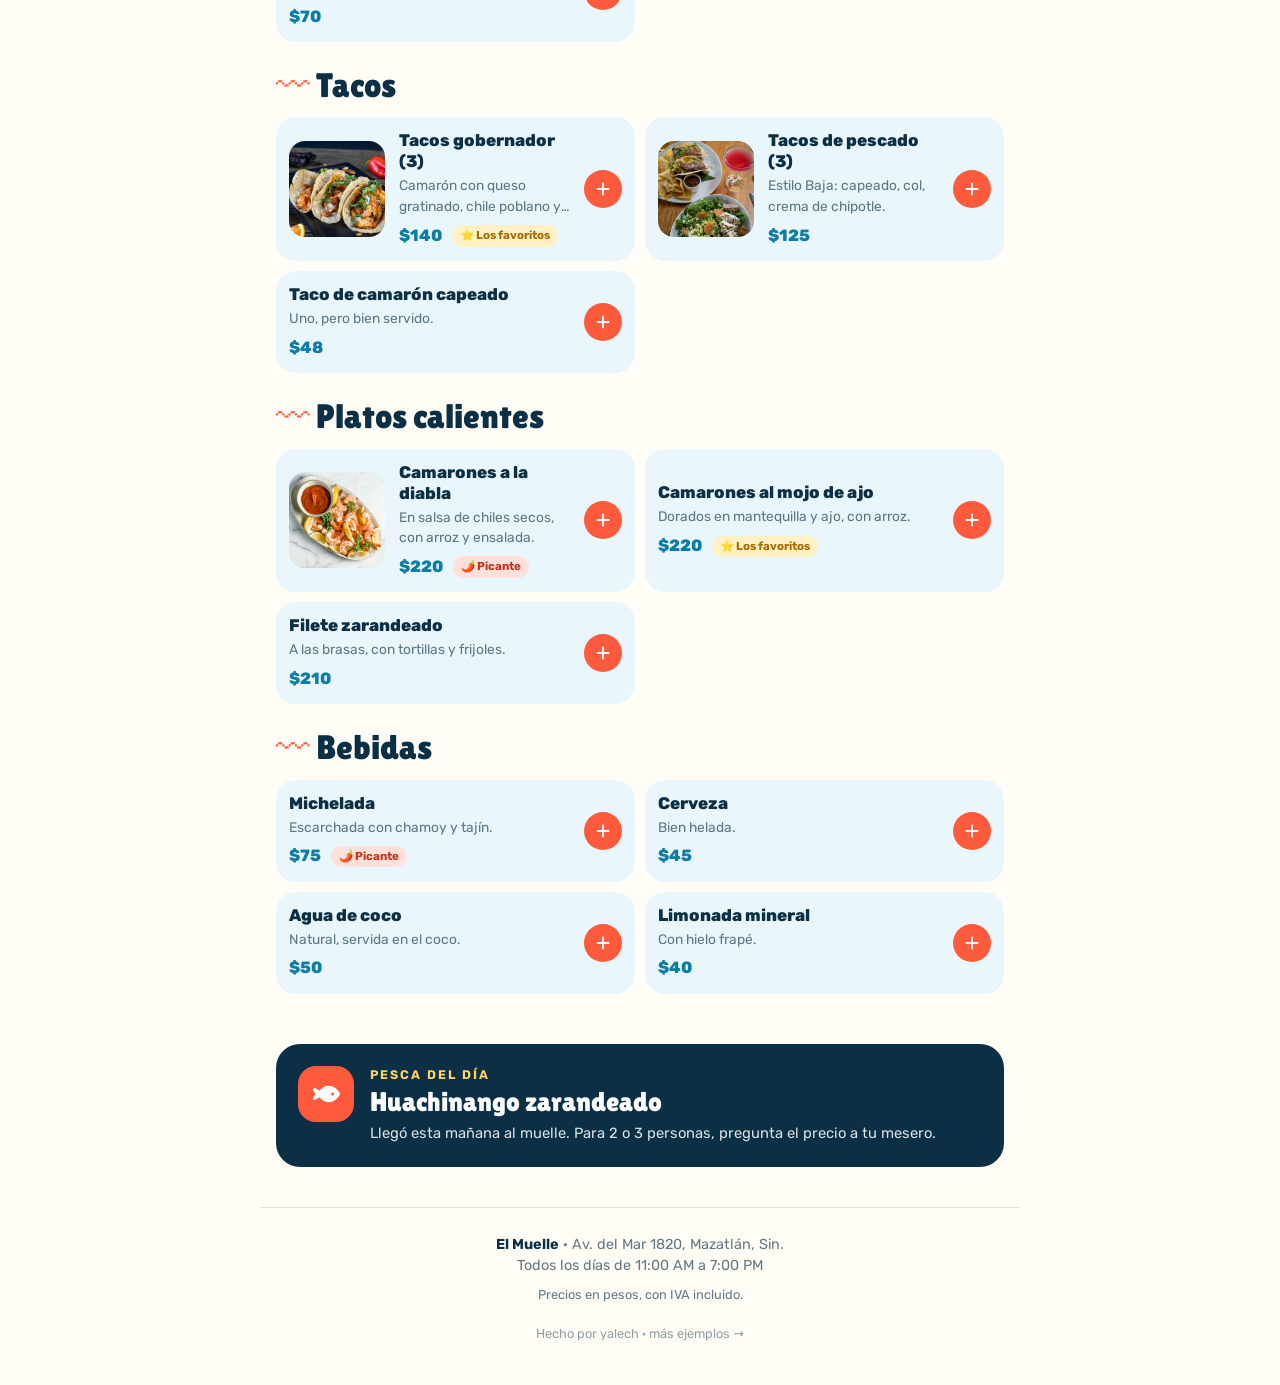
<file: mariscos/index.html>
<!doctype html>
<html lang="es">
<head>
  <meta charset="utf-8" />
  <meta name="viewport" content="width=device-width, initial-scale=1, viewport-fit=cover" />
  <title>Menú · El Muelle Mariscos</title>
  <meta name="description" content="Aguachiles, cocteles y tacos gobernador en Mazatlán. Pide desde tu mesa." />
  <meta name="theme-color" content="#0b2f45" />
  <!-- Vista previa al compartir (WhatsApp, Facebook…). Al publicar, cambia la ruta de la imagen
       por la URL completa, ej. https://tudominio.com/assets/og.jpg -->
  <meta property="og:type" content="website" />
  <meta property="og:title" content="Menú · El Muelle Mariscos" />
  <meta property="og:description" content="Aguachiles, cocteles y tacos gobernador en Mazatlán. Pide desde tu mesa." />
  <meta property="og:image" content="assets/og.jpg" />
  <meta property="og:image:width" content="1200" />
  <meta property="og:image:height" content="630" />
  <meta name="twitter:card" content="summary_large_image" />
  <link rel="icon" href="favicon.svg" type="image/svg+xml" />
  <link rel="preload" href="../assets/fuentes/lilita-one-latin-3b71f6c2.woff2" as="font" type="font/woff2" crossorigin />
  <link rel="preload" href="../assets/fuentes/rubik-latin-ea3f56e3.woff2" as="font" type="font/woff2" crossorigin />
  <link rel="stylesheet" href="../assets/fuentes/lilitaone-rubik-59982f.css" />
  <link rel="stylesheet" href="../assets/iconos/iconos.css?v=2" />
  <link rel="stylesheet" href="../base.css?v=5" />
  <link rel="stylesheet" href="styles.css?v=1" />
  <link rel="stylesheet" href="../assets/muestra.css?v=4" />
</head>
<body>
  <!-- Aviso de ejemplo (ficticio) con regreso y cotizador. Para un cliente real, borra este bloque. -->
  <div class="mu-barra" role="note">
    <span><strong>Ejemplo ficticio</strong><span class="mu-barra-quien"> · hecho por yalech</span></span>
    <a href="../">← Más ejemplos</a>
    <a class="mu-barra-cta" href="../?cotizar=menu&amp;ejemplo=Marisquer%C3%ADa">Quiero uno así</a>
  </div>
  <!-- Menú digital de ejemplo (marisquería ficticia). Fotos de Unsplash, uso libre.
       Platillos, precios, horario y WhatsApp están en menu.js (el funcionamiento, en ../comun.js).
       El QR de cada mesa lleva su número: index.html?mesa=7 -->

  <!-- ========== Portada ========== -->
  <header class="top">
    <img class="top-img" src="assets/portada.jpg" alt="" />
    <div class="top-inner">
      <div class="brand">
        <h1 class="logo"><i class="fa-solid fa-life-ring"></i> El Muelle</h1>
        <p class="logo-sub">Mariscos frescos · Mazatlán</p>
      </div>
      <div class="chips-row">
        <span class="chip chip--status" data-status>Abierto</span>
        <span class="chip chip--mesa" data-mesa hidden><i class="fa-solid fa-chair"></i> <span></span></span>
      </div>
      <div class="quick">
        <button class="quick-btn" type="button" data-wifi><i class="fa-solid fa-wifi"></i><span>Wi‑Fi</span></button>
        <a class="quick-btn" data-mesero target="_blank" rel="noopener"><i class="fa-solid fa-bell-concierge"></i><span>Llamar mesero</span></a>
        <a class="quick-btn" href="https://maps.google.com/?q=Mariscos+Mazatlan" target="_blank" rel="noopener"><i class="fa-solid fa-star"></i><span>Reseñar</span></a>
      </div>
    </div>
    <svg class="wave" viewBox="0 0 1440 60" preserveAspectRatio="none" aria-hidden="true"><path d="M0 30c120-20 240-30 360-20s240 30 360 30 240-20 360-30 240 0 360 20v30H0z" /></svg>
  </header>

  <!-- ========== Buscar, filtros y categorías (se quedan fijos arriba) ========== -->
  <div class="bar">
    <div class="bar-inner">
      <label class="search">
        <i class="fa-solid fa-magnifying-glass"></i>
        <input type="search" placeholder="Buscar en el menú" aria-label="Buscar en el menú" data-search />
      </label>
      <div class="filters" role="group" aria-label="Filtros" data-filters></div>
      <nav class="tabs" aria-label="Categorías" data-tabs></nav>
    </div>
  </div>

  <main class="menu" data-menu>
    <!-- Lo arma ../comun.js con los platillos de menu.js -->
  </main>
  <p class="empty" data-empty hidden>No encontramos nada con eso. Prueba con otra palabra.</p>

  <!-- ========== Pesca del día ========== -->
  <section class="catch">
    <span class="catch-icon"><i class="fa-solid fa-fish"></i></span>
    <div>
      <p class="catch-kicker">Pesca del día</p>
      <h2>Huachinango zarandeado</h2>
      <p>Llegó esta mañana al muelle. Para 2 o 3 personas, pregunta el precio a tu mesero.</p>
    </div>
  </section>

  <footer class="foot">
    <p><strong>El Muelle</strong> · Av. del Mar 1820, Mazatlán, Sin.</p>
    <p>Todos los días de 11:00 AM a 7:00 PM</p>
    <p class="foot-note">Precios en pesos, con IVA incluido.</p>
    <a class="credit" href="../">Hecho por yalech · más ejemplos →</a>
  </footer>

  <!-- ========== Barra del pedido ========== -->
  <button class="orderbar" type="button" data-open-order hidden>
    <span class="orderbar-count" data-count>0</span>
    <span>Ver mi pedido</span>
    <strong data-total>$0</strong>
  </button>

  <!-- ========== Hoja de platillo ========== -->
  <dialog class="sheet" id="dish" aria-labelledby="dish-name">
    <form method="dialog" class="sheet-inner" data-dish-form tabindex="-1" autofocus>
      <button class="sheet-close" value="cancel" aria-label="Cerrar"><i class="fa-solid fa-xmark"></i></button>
      <img class="sheet-img" alt="" data-dish-img hidden src="[data-uri]" />
      <div class="sheet-body">
        <div class="sheet-tags" data-dish-tags></div>
        <h2 class="sheet-title" id="dish-name" data-dish-name></h2>
        <p class="sheet-desc" data-dish-desc></p>
        <div data-dish-options></div>
        <label class="note">
          <span>¿Alguna indicación?</span>
          <input name="nota" maxlength="80" placeholder="Ej. sin cebolla morada" />
        </label>
      </div>
      <div class="sheet-foot">
        <div class="stepper">
          <button type="button" data-step="-1" aria-label="Uno menos"><i class="fa-solid fa-minus"></i></button>
          <output data-qty>1</output>
          <button type="button" data-step="1" aria-label="Uno más"><i class="fa-solid fa-plus"></i></button>
        </div>
        <button class="btn btn--accent" value="add" data-add>Agregar <span data-dish-total></span></button>
      </div>
    </form>
  </dialog>

  <!-- ========== Hoja del pedido ========== -->
  <dialog class="sheet" id="order" aria-labelledby="order-title">
    <form class="sheet-inner" data-order-form tabindex="-1" autofocus>
      <button class="sheet-close" type="button" data-close aria-label="Cerrar"><i class="fa-solid fa-xmark"></i></button>
      <div class="sheet-body">
        <h2 class="sheet-title" id="order-title">Tu pedido</h2>
        <ul class="lines" data-lines></ul>
        <div data-entrega></div>
        <div class="where">
          <label class="field">
            <span>Mesa</span>
            <input name="mesa" inputmode="numeric" maxlength="3" placeholder="Ej. 7" />
          </label>
          <label class="field">
            <span>Tu nombre</span>
            <input name="nombre" maxlength="40" placeholder="Opcional" autocomplete="given-name" />
          </label>
        </div>
        <p class="form-error" hidden></p>
      </div>
      <div class="sheet-foot sheet-foot--order">
        <div class="sum"><span>Total</span><strong data-order-total>$0</strong></div>
        <button class="btn btn--accent" type="submit"><i class="fa-brands fa-whatsapp"></i> Enviar pedido</button>
      </div>
    </form>
  </dialog>

  <div class="toast" role="status" aria-live="polite" data-toast></div>

  <script src="../assets/motion.js"></script>
  <script src="menu.js?v=1"></script>
  <script src="../comun.js?v=1"></script>
  <!-- Modo muestra (ejemplo ficticio). Para un cliente real, borra la siguiente línea. -->
  <script src="../assets/muestra.js?v=4" data-servicio="menu" data-ejemplo="Marisquería" data-para="El Muelle Mariscos"></script>
  <script src="../assets/errores.js?v=1"></script>
</body>
</html>
</file>
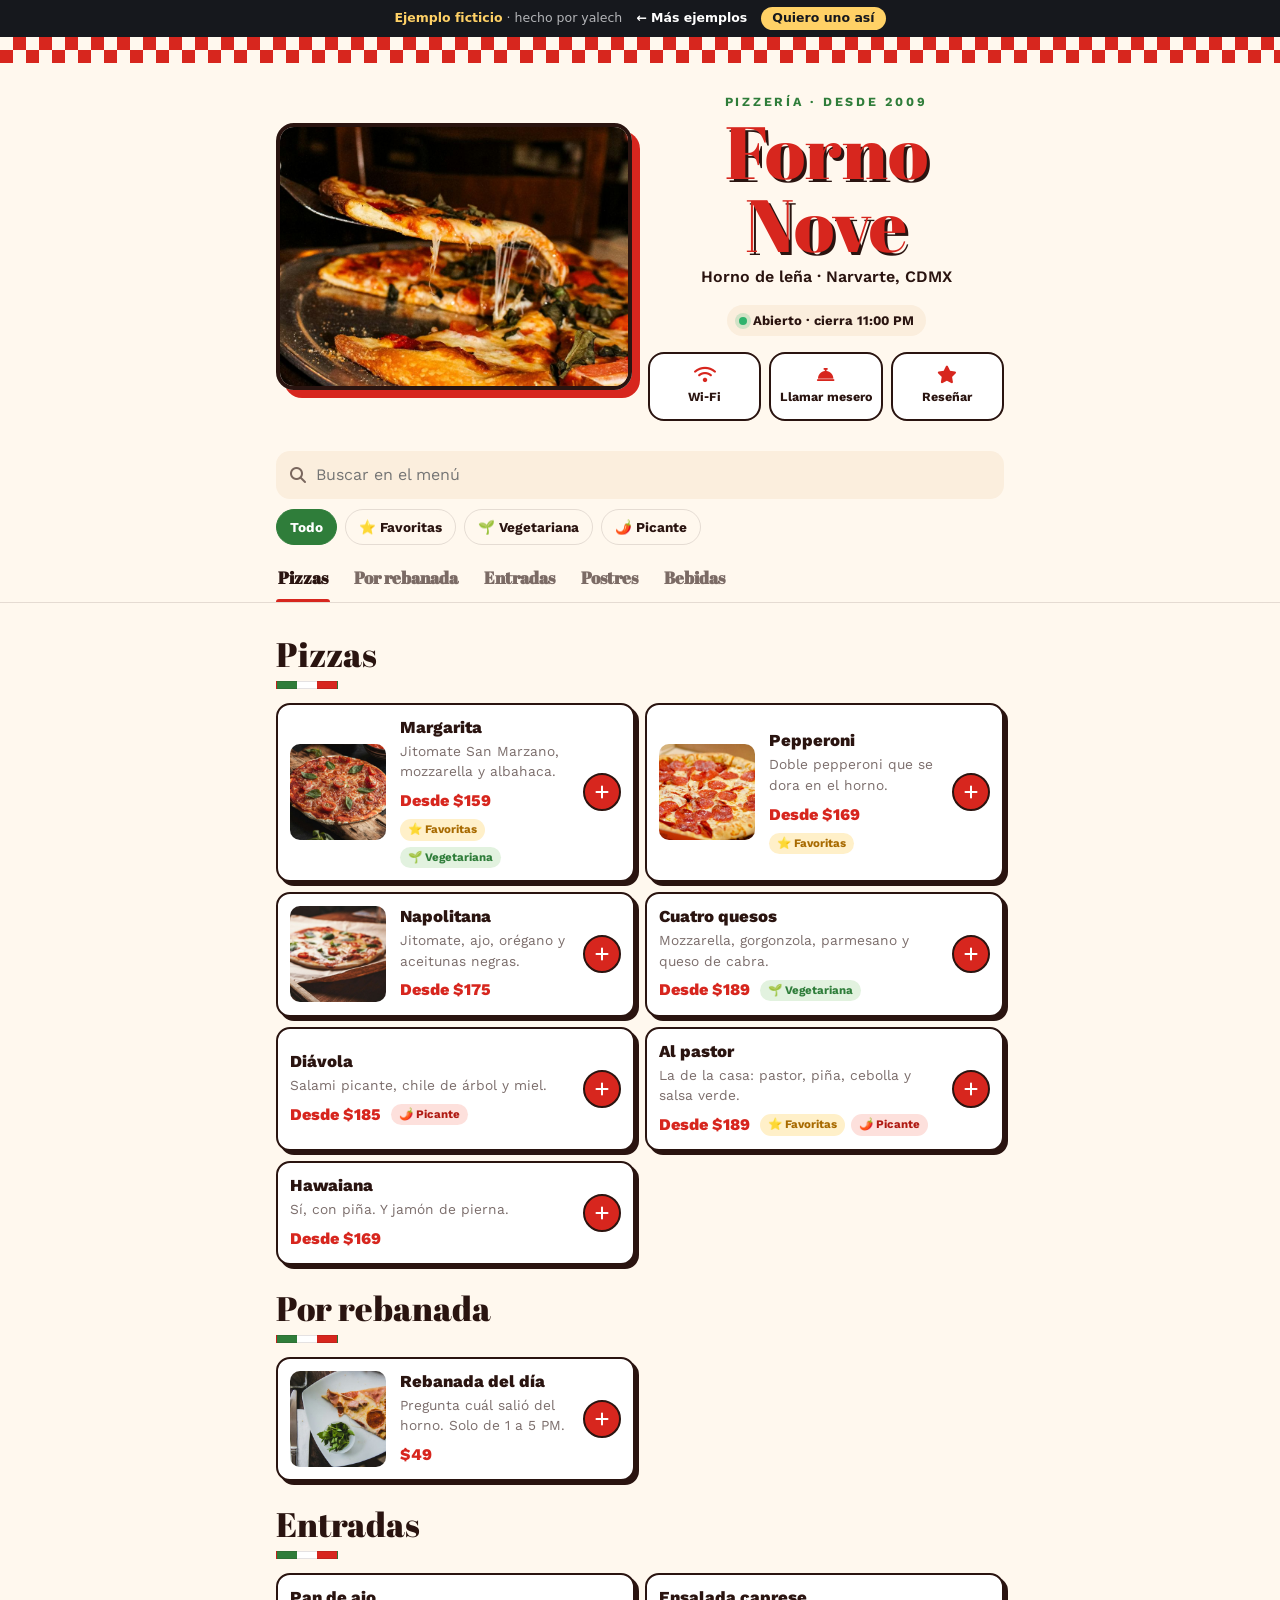
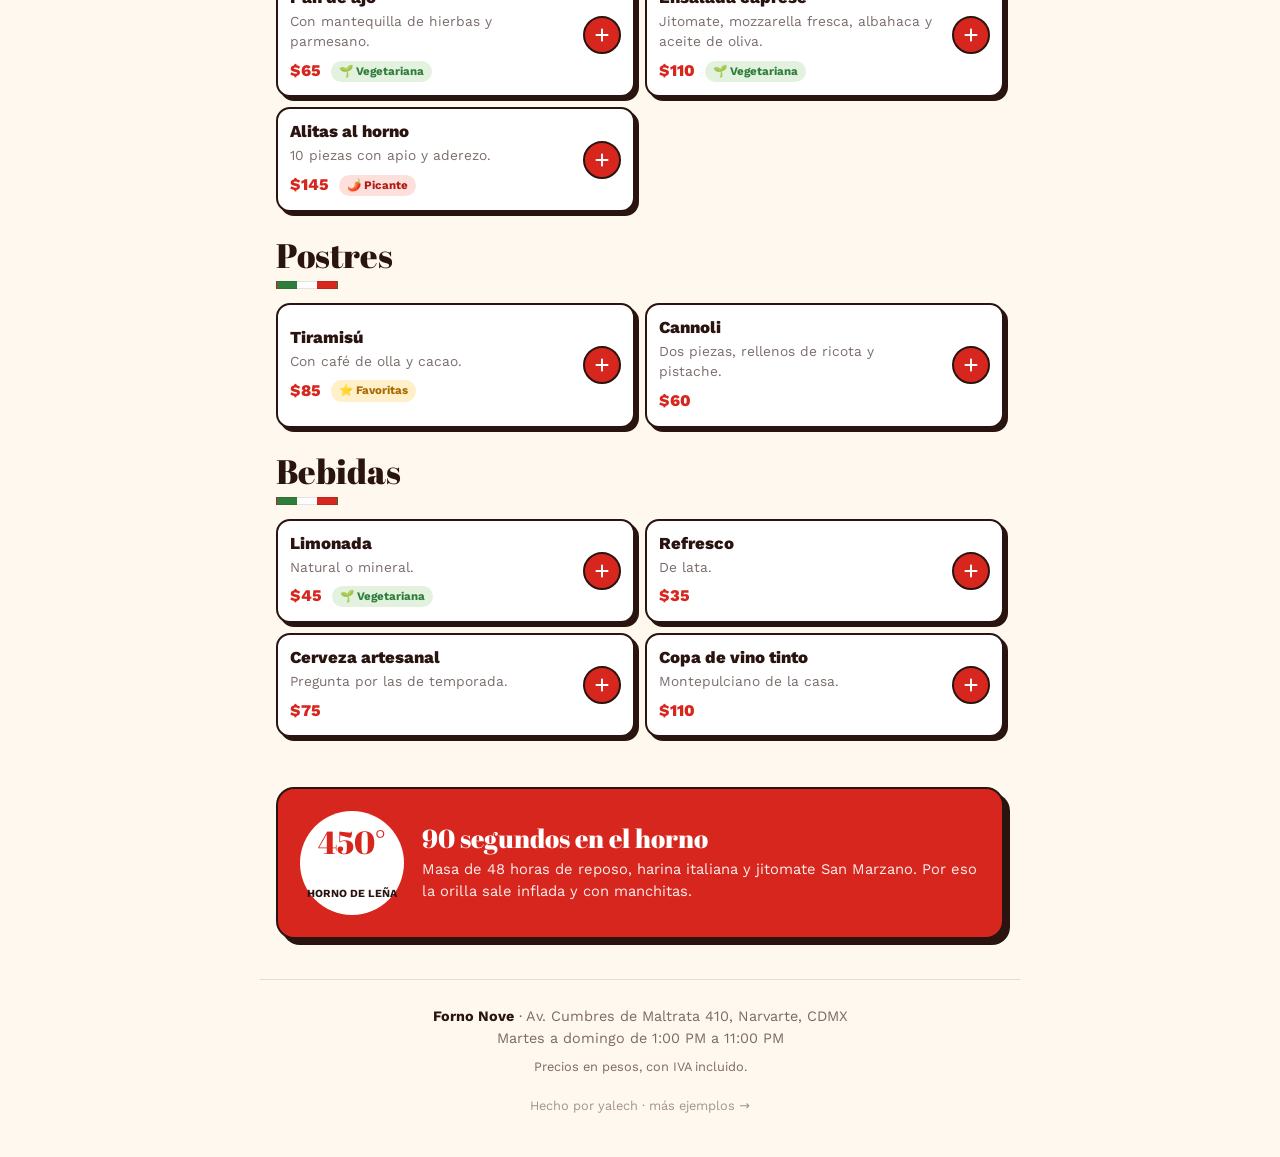
<file: pizzeria/index.html>
<!doctype html>
<html lang="es">
<head>
  <meta charset="utf-8" />
  <meta name="viewport" content="width=device-width, initial-scale=1, viewport-fit=cover" />
  <title>Menú · Forno Nove Pizzería</title>
  <meta name="description" content="Pizza al horno de leña en la Narvarte. Pide a tu mesa o para llevar." />
  <meta name="theme-color" content="#fff8ee" />
  <!-- Vista previa al compartir (WhatsApp, Facebook…). Al publicar, cambia la ruta de la imagen
       por la URL completa, ej. https://tudominio.com/assets/og.jpg -->
  <meta property="og:type" content="website" />
  <meta property="og:title" content="Menú · Forno Nove Pizzería" />
  <meta property="og:description" content="Pizza al horno de leña en la Narvarte. Pide a tu mesa o para llevar." />
  <meta property="og:image" content="assets/og.jpg" />
  <meta property="og:image:width" content="1200" />
  <meta property="og:image:height" content="630" />
  <meta name="twitter:card" content="summary_large_image" />
  <link rel="icon" href="favicon.svg" type="image/svg+xml" />
  <link rel="preload" href="../assets/fuentes/abril-fatface-latin-ceed38b5.woff2" as="font" type="font/woff2" crossorigin />
  <link rel="preload" href="../assets/fuentes/work-sans-latin-9eaf3fe5.woff2" as="font" type="font/woff2" crossorigin />
  <link rel="stylesheet" href="../assets/fuentes/abrilfatface-worksans-60581d.css" />
  <link rel="stylesheet" href="../assets/iconos/iconos.css?v=2" />
  <link rel="stylesheet" href="../base.css?v=5" />
  <link rel="stylesheet" href="styles.css?v=1" />
  <link rel="stylesheet" href="../assets/muestra.css?v=4" />
</head>
<body>
  <!-- Aviso de ejemplo (ficticio) con regreso y cotizador. Para un cliente real, borra este bloque. -->
  <div class="mu-barra" role="note">
    <span><strong>Ejemplo ficticio</strong><span class="mu-barra-quien"> · hecho por yalech</span></span>
    <a href="../">← Más ejemplos</a>
    <a class="mu-barra-cta" href="../?cotizar=menu&amp;ejemplo=Pizzer%C3%ADa">Quiero uno así</a>
  </div>
  <!-- Menú digital de ejemplo (pizzería ficticia). Fotos de Unsplash, uso libre.
       Platillos, precios, horario y WhatsApp están en menu.js (el funcionamiento, en ../comun.js).
       El QR de cada mesa lleva su número: index.html?mesa=7 -->

  <!-- ========== Portada ========== -->
  <header class="top">
    <div class="checker" aria-hidden="true"></div>
    <div class="top-inner">
      <div class="top-photo"><img src="assets/portada.jpg" alt="Rebanada de pizza con queso derretido" /></div>
      <div class="brand">
        <p class="logo-kicker">Pizzería · desde 2009</p>
        <h1 class="logo">Forno Nove</h1>
        <p class="logo-sub">Horno de leña · Narvarte, CDMX</p>
      </div>
      <div class="chips-row">
        <span class="chip chip--status" data-status>Abierto</span>
        <span class="chip chip--mesa" data-mesa hidden><i class="fa-solid fa-chair"></i> <span></span></span>
      </div>
      <div class="quick">
        <button class="quick-btn" type="button" data-wifi><i class="fa-solid fa-wifi"></i><span>Wi‑Fi</span></button>
        <a class="quick-btn" data-mesero target="_blank" rel="noopener"><i class="fa-solid fa-bell-concierge"></i><span>Llamar mesero</span></a>
        <a class="quick-btn" href="https://maps.google.com/?q=Pizzeria+Narvarte+CDMX" target="_blank" rel="noopener"><i class="fa-solid fa-star"></i><span>Reseñar</span></a>
      </div>
    </div>
  </header>

  <!-- ========== Buscar, filtros y categorías (se quedan fijos arriba) ========== -->
  <div class="bar">
    <div class="bar-inner">
      <label class="search">
        <i class="fa-solid fa-magnifying-glass"></i>
        <input type="search" placeholder="Buscar en el menú" aria-label="Buscar en el menú" data-search />
      </label>
      <div class="filters" role="group" aria-label="Filtros" data-filters></div>
      <nav class="tabs" aria-label="Categorías" data-tabs></nav>
    </div>
  </div>

  <main class="menu" data-menu>
    <!-- Lo arma ../comun.js con los platillos de menu.js -->
  </main>
  <p class="empty" data-empty hidden>No encontramos nada con eso. Prueba con otra palabra.</p>

  <!-- ========== Horno ========== -->
  <section class="oven">
    <div class="oven-temp"><strong>450°</strong><span>horno de leña</span></div>
    <div>
      <h2>90 segundos en el horno</h2>
      <p>Masa de 48 horas de reposo, harina italiana y jitomate San Marzano. Por eso la orilla sale inflada y con manchitas.</p>
    </div>
  </section>

  <footer class="foot">
    <p><strong>Forno Nove</strong> · Av. Cumbres de Maltrata 410, Narvarte, CDMX</p>
    <p>Martes a domingo de 1:00 PM a 11:00 PM</p>
    <p class="foot-note">Precios en pesos, con IVA incluido.</p>
    <a class="credit" href="../">Hecho por yalech · más ejemplos →</a>
  </footer>

  <!-- ========== Barra del pedido ========== -->
  <button class="orderbar" type="button" data-open-order hidden>
    <span class="orderbar-count" data-count>0</span>
    <span>Ver mi pedido</span>
    <strong data-total>$0</strong>
  </button>

  <!-- ========== Hoja de platillo ========== -->
  <dialog class="sheet" id="dish" aria-labelledby="dish-name">
    <form method="dialog" class="sheet-inner" data-dish-form tabindex="-1" autofocus>
      <button class="sheet-close" value="cancel" aria-label="Cerrar"><i class="fa-solid fa-xmark"></i></button>
      <img class="sheet-img" alt="" data-dish-img hidden src="[data-uri]" />
      <div class="sheet-body">
        <div class="sheet-tags" data-dish-tags></div>
        <h2 class="sheet-title" id="dish-name" data-dish-name></h2>
        <p class="sheet-desc" data-dish-desc></p>
        <div data-dish-options></div>
        <label class="note">
          <span>¿Alguna indicación?</span>
          <input name="nota" maxlength="80" placeholder="Ej. bien dorada, sin orégano" />
        </label>
      </div>
      <div class="sheet-foot">
        <div class="stepper">
          <button type="button" data-step="-1" aria-label="Uno menos"><i class="fa-solid fa-minus"></i></button>
          <output data-qty>1</output>
          <button type="button" data-step="1" aria-label="Uno más"><i class="fa-solid fa-plus"></i></button>
        </div>
        <button class="btn btn--accent" value="add" data-add>Agregar <span data-dish-total></span></button>
      </div>
    </form>
  </dialog>

  <!-- ========== Hoja del pedido ========== -->
  <dialog class="sheet" id="order" aria-labelledby="order-title">
    <form class="sheet-inner" data-order-form tabindex="-1" autofocus>
      <button class="sheet-close" type="button" data-close aria-label="Cerrar"><i class="fa-solid fa-xmark"></i></button>
      <div class="sheet-body">
        <h2 class="sheet-title" id="order-title">Tu pedido</h2>
        <ul class="lines" data-lines></ul>
        <div data-entrega></div>
        <div class="where">
          <label class="field">
            <span>Mesa</span>
            <input name="mesa" inputmode="numeric" maxlength="3" placeholder="Ej. 7" />
          </label>
          <label class="field">
            <span>Tu nombre</span>
            <input name="nombre" maxlength="40" placeholder="Opcional" autocomplete="given-name" />
          </label>
        </div>
        <p class="form-error" hidden></p>
      </div>
      <div class="sheet-foot sheet-foot--order">
        <div class="sum"><span>Total</span><strong data-order-total>$0</strong></div>
        <button class="btn btn--accent" type="submit"><i class="fa-brands fa-whatsapp"></i> Enviar pedido</button>
      </div>
    </form>
  </dialog>

  <div class="toast" role="status" aria-live="polite" data-toast></div>

  <script src="../assets/motion.js"></script>
  <script src="menu.js?v=1"></script>
  <script src="../comun.js?v=1"></script>
  <!-- Modo muestra (ejemplo ficticio). Para un cliente real, borra la siguiente línea. -->
  <script src="../assets/muestra.js?v=4" data-servicio="menu" data-ejemplo="Pizzería" data-para="Forno Nove Pizzería"></script>
  <script src="../assets/errores.js?v=1"></script>
</body>
</html>
</file>
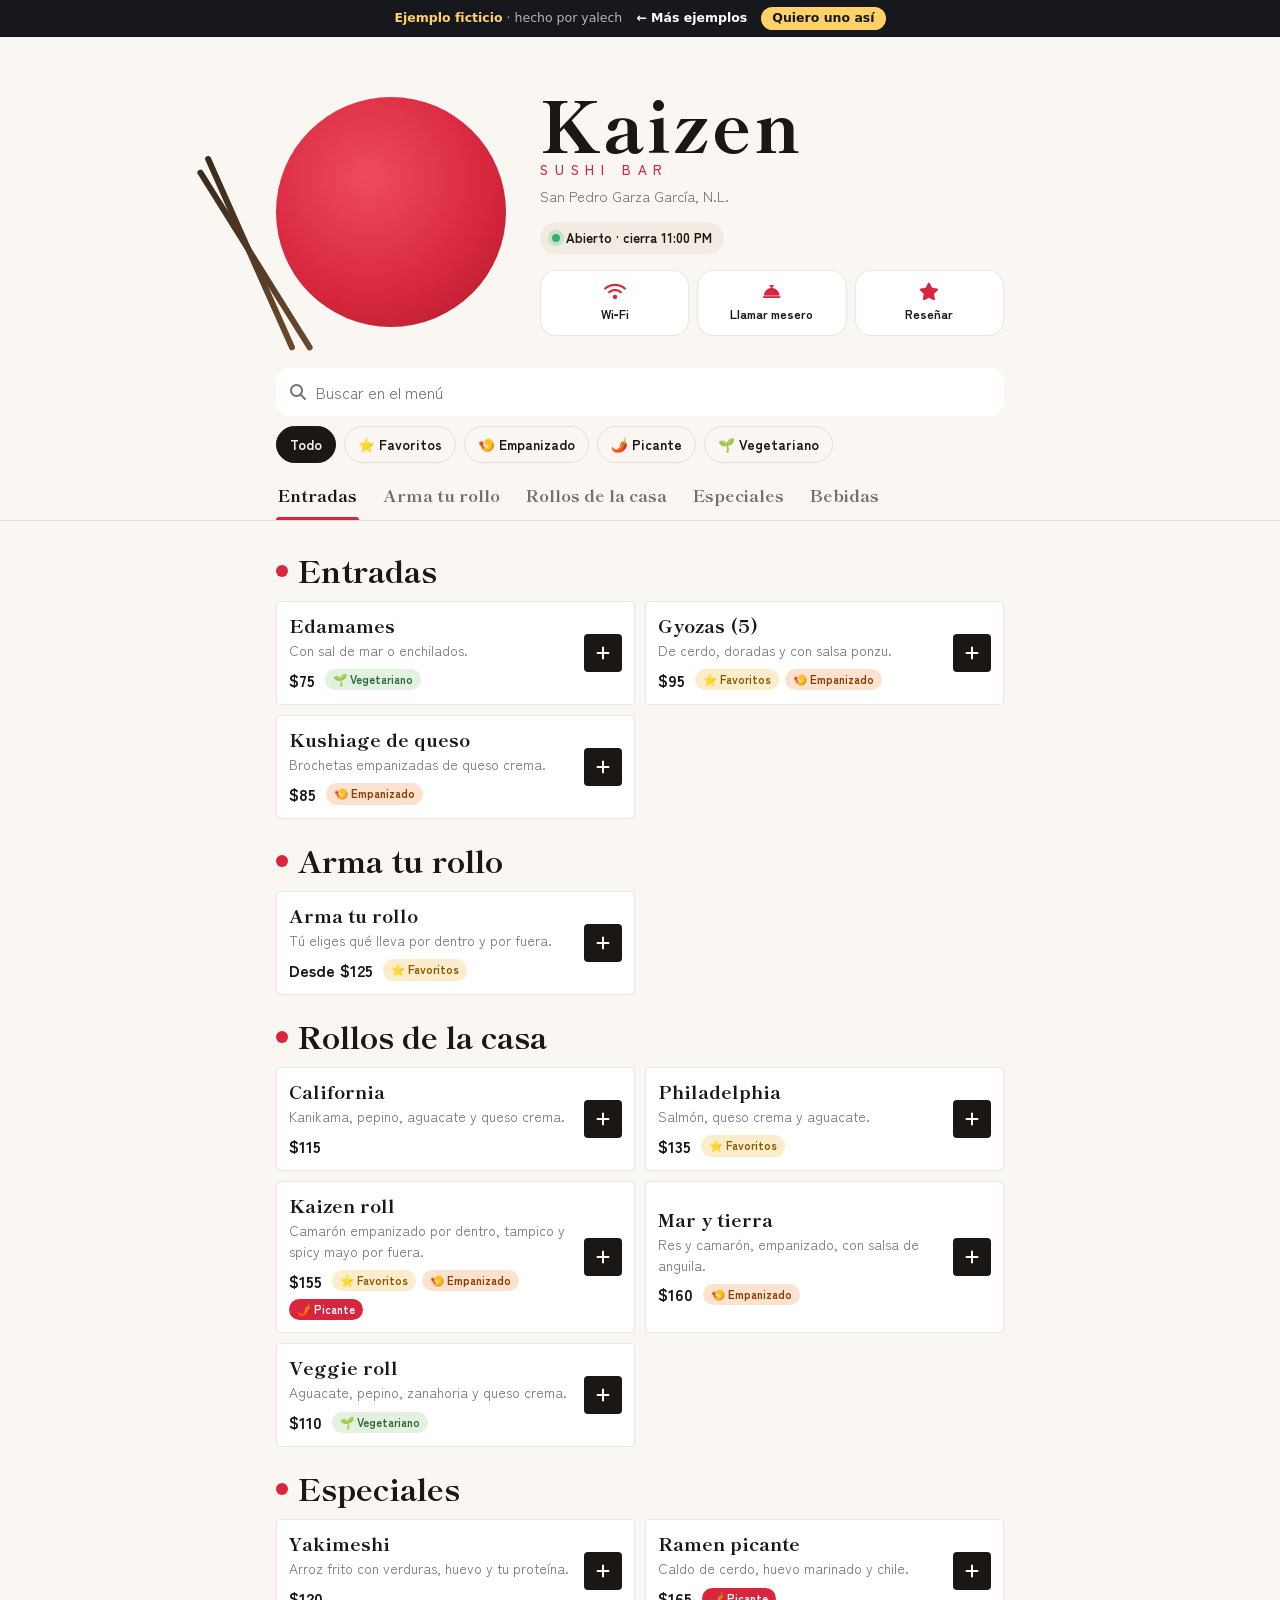
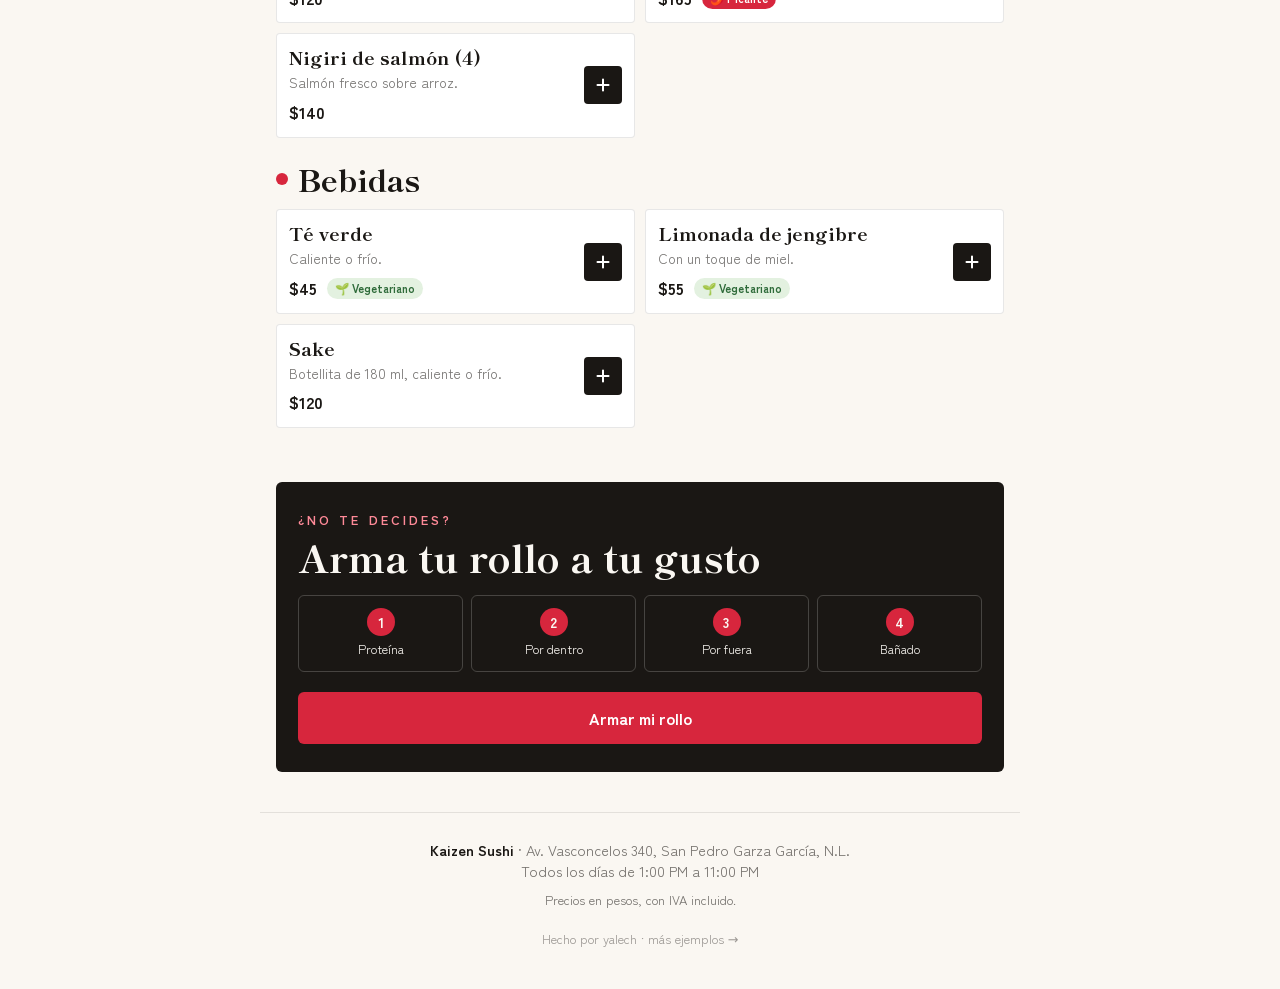
<file: sushi/index.html>
<!doctype html>
<html lang="es">
<head>
  <meta charset="utf-8" />
  <meta name="viewport" content="width=device-width, initial-scale=1, viewport-fit=cover" />
  <title>Menú · Kaizen Sushi</title>
  <meta name="description" content="Sushi, rollos y ramen en San Pedro Garza García. Arma tu rollo y pide desde tu mesa o para llevar." />
  <meta name="theme-color" content="#faf7f2" />
  <!-- Vista previa al compartir (WhatsApp, Facebook…). Al publicar, cambia la ruta de la imagen
       por la URL completa, ej. https://tudominio.com/assets/og.jpg -->
  <meta property="og:type" content="website" />
  <meta property="og:title" content="Menú · Kaizen Sushi" />
  <meta property="og:description" content="Sushi, rollos y ramen en San Pedro Garza García. Arma tu rollo y pide desde tu mesa o para llevar." />
  <meta property="og:image" content="assets/og.jpg" />
  <meta property="og:image:width" content="1200" />
  <meta property="og:image:height" content="630" />
  <meta name="twitter:card" content="summary_large_image" />
  <link rel="icon" href="favicon.svg" type="image/svg+xml" />
  <link rel="preload" href="../assets/fuentes/shippori-mincho-latin-24a68bc0.woff2" as="font" type="font/woff2" crossorigin />
  <link rel="preload" href="../assets/fuentes/shippori-mincho-latin-a6a0c282.woff2" as="font" type="font/woff2" crossorigin />
  <link rel="preload" href="../assets/fuentes/zen-kaku-gothic-new-latin-303a7463.woff2" as="font" type="font/woff2" crossorigin />
  <link rel="preload" href="../assets/fuentes/zen-kaku-gothic-new-latin-dd62539d.woff2" as="font" type="font/woff2" crossorigin />
  <link rel="preload" href="../assets/fuentes/zen-kaku-gothic-new-latin-3b4ec72f.woff2" as="font" type="font/woff2" crossorigin />
  <link rel="stylesheet" href="../assets/fuentes/shipporimincho-zenkakugothicnew-cf86fd.css" />
  <link rel="stylesheet" href="../assets/iconos/iconos.css?v=2" />
  <link rel="stylesheet" href="../base.css?v=5" />
  <link rel="stylesheet" href="styles.css?v=2" />
  <link rel="stylesheet" href="../assets/muestra.css?v=4" />
</head>
<body>
  <!-- Aviso de ejemplo (ficticio) con regreso y cotizador. Para un cliente real, borra este bloque. -->
  <div class="mu-barra" role="note">
    <span><strong>Ejemplo ficticio</strong><span class="mu-barra-quien"> · hecho por yalech</span></span>
    <a href="../">← Más ejemplos</a>
    <a class="mu-barra-cta" href="../?cotizar=menu&amp;ejemplo=Sushi">Quiero uno así</a>
  </div>
  <!-- Menú digital de ejemplo (sushi bar ficticia). Ilustrado con CSS: no usa fotos.
       Platillos, precios, horario y WhatsApp están en menu.js (el funcionamiento, en ../comun.js).
       El QR de cada mesa lleva su número: index.html?mesa=7 -->

  <!-- ========== Portada: sol rojo ========== -->
  <header class="top">
    <div class="top-inner">
      <div class="sun" aria-hidden="true"><span class="chop chop--a"></span><span class="chop chop--b"></span></div>
      <div class="brand">
        <h1 class="logo">Kaizen<span>sushi bar</span></h1>
        <p class="logo-sub">San Pedro Garza García, N.L.</p>
      </div>
      <div class="chips-row">
        <span class="chip chip--status" data-status>Abierto</span>
        <span class="chip chip--mesa" data-mesa hidden><i class="fa-solid fa-chair"></i> <span></span></span>
      </div>
      <div class="quick">
        <button class="quick-btn" type="button" data-wifi><i class="fa-solid fa-wifi"></i><span>Wi‑Fi</span></button>
        <a class="quick-btn" data-mesero target="_blank" rel="noopener"><i class="fa-solid fa-bell-concierge"></i><span>Llamar mesero</span></a>
        <a class="quick-btn" href="https://maps.google.com/?q=Sushi+San+Pedro+Garza+Garcia" target="_blank" rel="noopener"><i class="fa-solid fa-star"></i><span>Reseñar</span></a>
      </div>
    </div>
  </header>

  <!-- ========== Buscar, filtros y categorías (se quedan fijos arriba) ========== -->
  <div class="bar">
    <div class="bar-inner">
      <label class="search">
        <i class="fa-solid fa-magnifying-glass"></i>
        <input type="search" placeholder="Buscar en el menú" aria-label="Buscar en el menú" data-search />
      </label>
      <div class="filters" role="group" aria-label="Filtros" data-filters></div>
      <nav class="tabs" aria-label="Categorías" data-tabs></nav>
    </div>
  </div>

  <main class="menu" data-menu>
    <!-- Lo arma ../comun.js con los platillos de menu.js -->
  </main>
  <p class="empty" data-empty hidden>No encontramos nada con eso. Prueba con otra palabra.</p>

  <!-- ========== Arma tu rollo ========== -->
  <section class="build">
    <p class="build-kicker">¿No te decides?</p>
    <h2>Arma tu rollo a tu gusto</h2>
    <ol class="build-steps">
      <li><b>1</b>Proteína</li>
      <li><b>2</b>Por dentro</li>
      <li><b>3</b>Por fuera</li>
      <li><b>4</b>Bañado</li>
    </ol>
    <button type="button" class="btn btn--accent" data-armar>Armar mi rollo</button>
  </section>

  <footer class="foot">
    <p><strong>Kaizen Sushi</strong> · Av. Vasconcelos 340, San Pedro Garza García, N.L.</p>
    <p>Todos los días de 1:00 PM a 11:00 PM</p>
    <p class="foot-note">Precios en pesos, con IVA incluido.</p>
    <a class="credit" href="../">Hecho por yalech · más ejemplos →</a>
  </footer>

  <!-- ========== Barra del pedido ========== -->
  <button class="orderbar" type="button" data-open-order hidden>
    <span class="orderbar-count" data-count>0</span>
    <span>Ver mi pedido</span>
    <strong data-total>$0</strong>
  </button>

  <!-- ========== Hoja de platillo ========== -->
  <dialog class="sheet" id="dish" aria-labelledby="dish-name">
    <form method="dialog" class="sheet-inner" data-dish-form tabindex="-1" autofocus>
      <button class="sheet-close" value="cancel" aria-label="Cerrar"><i class="fa-solid fa-xmark"></i></button>
      <img class="sheet-img" alt="" data-dish-img hidden src="[data-uri]" />
      <div class="sheet-body">
        <div class="sheet-tags" data-dish-tags></div>
        <h2 class="sheet-title" id="dish-name" data-dish-name></h2>
        <p class="sheet-desc" data-dish-desc></p>
        <div data-dish-options></div>
        <label class="note">
          <span>¿Alguna indicación?</span>
          <input name="nota" maxlength="80" placeholder="Ej. sin ajonjolí, salsas aparte" />
        </label>
      </div>
      <div class="sheet-foot">
        <div class="stepper">
          <button type="button" data-step="-1" aria-label="Uno menos"><i class="fa-solid fa-minus"></i></button>
          <output data-qty>1</output>
          <button type="button" data-step="1" aria-label="Uno más"><i class="fa-solid fa-plus"></i></button>
        </div>
        <button class="btn btn--accent" value="add" data-add>Agregar <span data-dish-total></span></button>
      </div>
    </form>
  </dialog>

  <!-- ========== Hoja del pedido ========== -->
  <dialog class="sheet" id="order" aria-labelledby="order-title">
    <form class="sheet-inner" data-order-form tabindex="-1" autofocus>
      <button class="sheet-close" type="button" data-close aria-label="Cerrar"><i class="fa-solid fa-xmark"></i></button>
      <div class="sheet-body">
        <h2 class="sheet-title" id="order-title">Tu pedido</h2>
        <ul class="lines" data-lines></ul>
        <div data-entrega></div>
        <div class="where">
          <label class="field">
            <span>Mesa</span>
            <input name="mesa" inputmode="numeric" maxlength="3" placeholder="Ej. 7" />
          </label>
          <label class="field">
            <span>Tu nombre</span>
            <input name="nombre" maxlength="40" placeholder="Opcional" autocomplete="given-name" />
          </label>
        </div>
        <p class="form-error" hidden></p>
      </div>
      <div class="sheet-foot sheet-foot--order">
        <div class="sum"><span>Total</span><strong data-order-total>$0</strong></div>
        <button class="btn btn--accent" type="submit"><i class="fa-brands fa-whatsapp"></i> Enviar pedido</button>
      </div>
    </form>
  </dialog>

  <div class="toast" role="status" aria-live="polite" data-toast></div>

  <script src="../assets/motion.js"></script>
  <script src="menu.js?v=1"></script>
  <script src="../comun.js?v=1"></script>
  <!-- Modo muestra (ejemplo ficticio). Para un cliente real, borra la siguiente línea. -->
  <script src="../assets/muestra.js?v=4" data-servicio="menu" data-ejemplo="Sushi" data-para="Kaizen Sushi"></script>
  <script src="../assets/errores.js?v=1"></script>
</body>
</html>
</file>
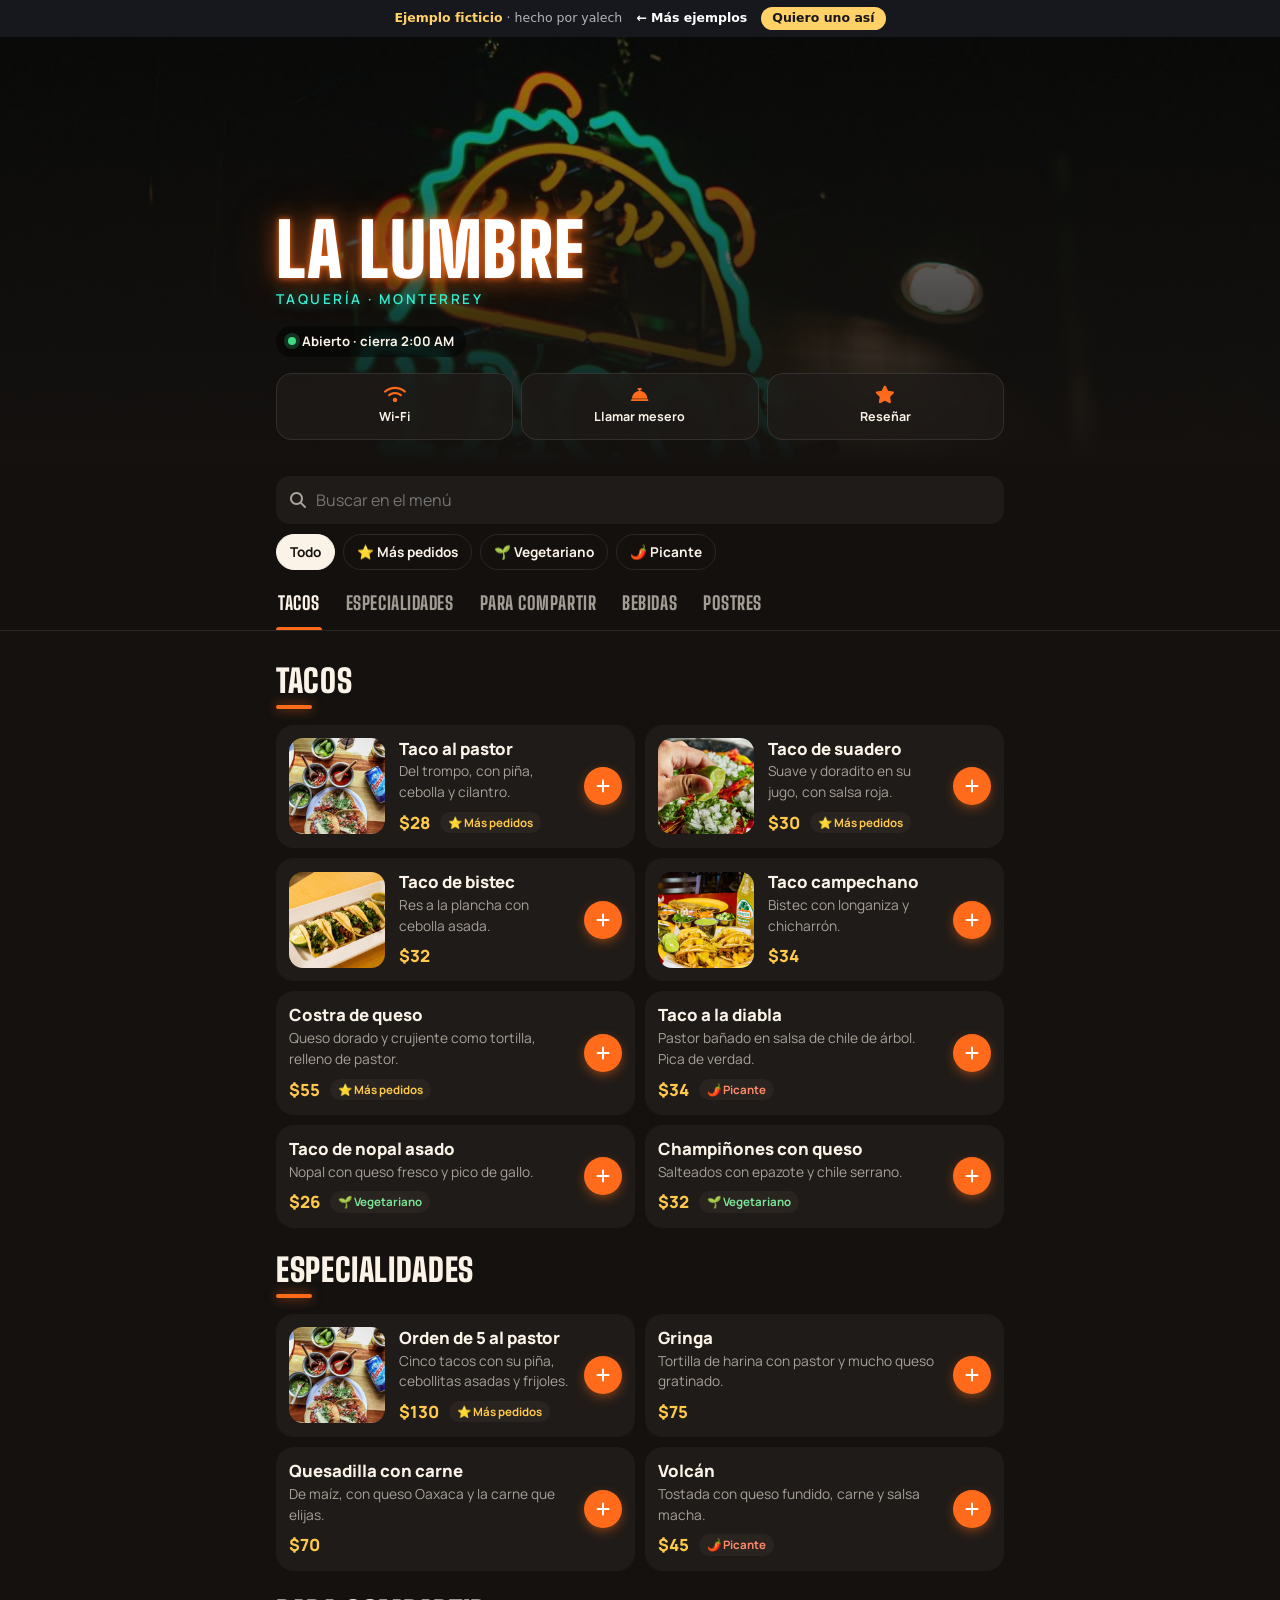
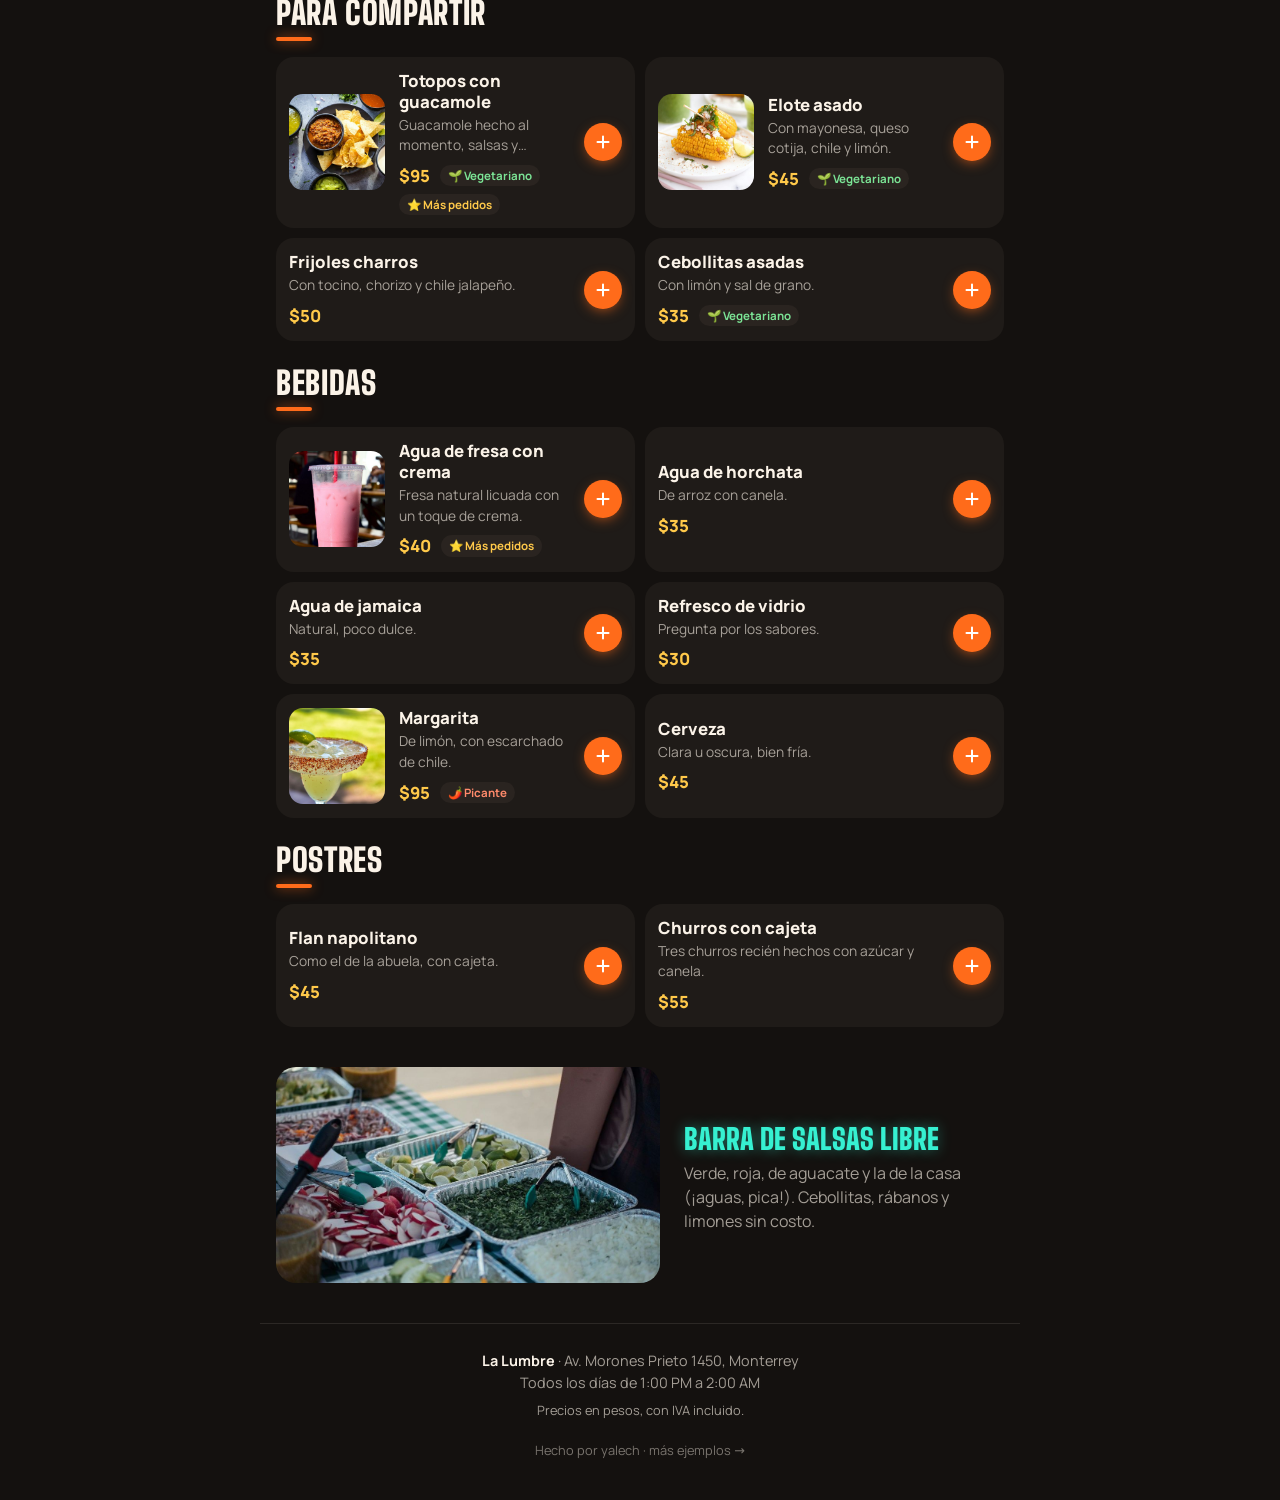
<file: taqueria/index.html>
<!doctype html>
<html lang="es">
<head>
  <meta charset="utf-8" />
  <meta name="viewport" content="width=device-width, initial-scale=1, viewport-fit=cover" />
  <title>Menú · La Lumbre Taquería</title>
  <meta name="description" content="Tacos al pastor, suadero y campechanos en Monterrey. Pide desde tu mesa." />
  <meta name="theme-color" content="#14110f" />
  <!-- Vista previa al compartir (WhatsApp, Facebook…). Al publicar, cambia la ruta de la imagen
       por la URL completa, ej. https://tudominio.com/assets/og.jpg -->
  <meta property="og:type" content="website" />
  <meta property="og:title" content="Menú · La Lumbre Taquería" />
  <meta property="og:description" content="Tacos al pastor, suadero y campechanos en Monterrey. Pide desde tu mesa." />
  <meta property="og:image" content="assets/og.jpg" />
  <meta property="og:image:width" content="1200" />
  <meta property="og:image:height" content="630" />
  <meta name="twitter:card" content="summary_large_image" />
  <link rel="icon" href="favicon.svg" type="image/svg+xml" />
  <link rel="preload" href="../assets/fuentes/big-shoulders-display-latin-caf8e2fb.woff2" as="font" type="font/woff2" crossorigin />
  <link rel="preload" href="../assets/fuentes/manrope-latin-498cf824.woff2" as="font" type="font/woff2" crossorigin />
  <link rel="stylesheet" href="../assets/fuentes/bigshouldersdisplay-manrope-f6e4ff.css" />
  <link rel="stylesheet" href="../assets/iconos/iconos.css?v=2" />
  <link rel="stylesheet" href="styles.css?v=5" />
  <link rel="stylesheet" href="../assets/muestra.css?v=4" />
</head>
<body>
  <!-- Aviso de ejemplo (ficticio) con regreso y cotizador. Para un cliente real, borra este bloque. -->
  <div class="mu-barra" role="note">
    <span><strong>Ejemplo ficticio</strong><span class="mu-barra-quien"> · hecho por yalech</span></span>
    <a href="../">← Más ejemplos</a>
    <a class="mu-barra-cta" href="../?cotizar=menu&amp;ejemplo=Taquer%C3%ADa">Quiero uno así</a>
  </div>
  <!-- Menú digital de ejemplo (taquería ficticia). Fotos de Unsplash, uso libre.
       Platillos, precios, horario, Wi-Fi y WhatsApp están en menu.js (el funcionamiento, en ../comun.js).
       El QR de cada mesa lleva su número: index.html?mesa=7 -->

  <!-- ========== Portada ========== -->
  <header class="top">
    <img class="top-img" src="assets/neon.jpg" alt="" />
    <div class="top-inner">
      <div class="brand">
        <h1 class="logo">La Lumbre</h1>
        <p class="logo-sub">Taquería · Monterrey</p>
      </div>
      <div class="top-chips">
        <span class="chip chip--status" data-status>Abierto</span>
        <span class="chip chip--mesa" data-mesa hidden><i class="fa-solid fa-chair"></i> <span></span></span>
      </div>
      <div class="quick">
        <button class="quick-btn" type="button" data-wifi><i class="fa-solid fa-wifi"></i><span>Wi‑Fi</span></button>
        <a class="quick-btn" data-mesero target="_blank" rel="noopener"><i class="fa-solid fa-bell-concierge"></i><span>Llamar mesero</span></a>
        <a class="quick-btn" href="https://maps.google.com/?q=Taqueria+Monterrey" target="_blank" rel="noopener"><i class="fa-solid fa-star"></i><span>Reseñar</span></a>
      </div>
    </div>
  </header>

  <!-- ========== Buscar, filtros y categorías (se quedan fijos arriba) ========== -->
  <div class="bar">
    <div class="bar-inner">
      <label class="search">
        <i class="fa-solid fa-magnifying-glass"></i>
        <input type="search" placeholder="Buscar en el menú" aria-label="Buscar en el menú" data-search />
      </label>
      <div class="filters" role="group" aria-label="Filtros" data-filters></div>
      <nav class="tabs" aria-label="Categorías" data-tabs></nav>
    </div>
  </div>

  <main class="menu" data-menu>
    <!-- Lo arma menu.js con los platillos -->
  </main>
  <p class="empty" data-empty hidden>No encontramos nada con eso. Prueba con otra palabra 🌮</p>

  <!-- ========== Barra de salsas ========== -->
  <section class="salsas">
    <img src="assets/salsas.jpg" alt="Barra de salsas, cebolla, cilantro y rábanos" loading="lazy" />
    <div>
      <h2>Barra de salsas libre</h2>
      <p>Verde, roja, de aguacate y la de la casa (¡aguas, pica!). Cebollitas, rábanos y limones sin costo.</p>
    </div>
  </section>

  <footer class="foot">
    <p><strong>La Lumbre</strong> · Av. Morones Prieto 1450, Monterrey</p>
    <p>Todos los días de 1:00 PM a 2:00 AM</p>
    <p class="foot-note">Precios en pesos, con IVA incluido.</p>
    <a class="credit" href="../">Hecho por yalech · más ejemplos →</a>
  </footer>

  <!-- ========== Barra del pedido ========== -->
  <button class="orderbar" type="button" data-open-order hidden>
    <span class="orderbar-count" data-count>0</span>
    <span>Ver mi pedido</span>
    <strong data-total>$0</strong>
  </button>

  <!-- ========== Hoja de platillo ========== -->
  <dialog class="sheet" id="dish" aria-labelledby="dish-name">
    <form method="dialog" class="sheet-inner" data-dish-form tabindex="-1" autofocus>
      <button class="sheet-close" value="cancel" aria-label="Cerrar"><i class="fa-solid fa-xmark"></i></button>
      <img class="sheet-img" alt="" data-dish-img hidden src="[data-uri]" />
      <div class="sheet-body">
        <div class="sheet-tags" data-dish-tags></div>
        <h2 class="sheet-title" id="dish-name" data-dish-name></h2>
        <p class="sheet-desc" data-dish-desc></p>
        <div data-dish-options></div>
        <label class="note">
          <span>¿Alguna indicación?</span>
          <input name="nota" maxlength="80" placeholder="Ej. sin cebolla, bien dorado" />
        </label>
      </div>
      <div class="sheet-foot">
        <div class="stepper">
          <button type="button" data-step="-1" aria-label="Uno menos"><i class="fa-solid fa-minus"></i></button>
          <output data-qty>1</output>
          <button type="button" data-step="1" aria-label="Uno más"><i class="fa-solid fa-plus"></i></button>
        </div>
        <button class="btn btn--fire" value="add" data-add>Agregar <span data-dish-total></span></button>
      </div>
    </form>
  </dialog>

  <!-- ========== Hoja del pedido ========== -->
  <dialog class="sheet" id="order" aria-labelledby="order-title">
    <form class="sheet-inner" data-order-form tabindex="-1" autofocus>
      <button class="sheet-close" type="button" data-close aria-label="Cerrar"><i class="fa-solid fa-xmark"></i></button>
      <div class="sheet-body">
        <h2 class="sheet-title" id="order-title">Tu pedido</h2>
        <ul class="lines" data-lines></ul>
        <div class="where">
          <label class="field">
            <span>Mesa</span>
            <input name="mesa" inputmode="numeric" maxlength="3" placeholder="Ej. 7" />
          </label>
          <label class="field">
            <span>Tu nombre</span>
            <input name="nombre" maxlength="40" placeholder="Opcional" autocomplete="given-name" />
          </label>
        </div>
        <p class="form-error" hidden></p>
      </div>
      <div class="sheet-foot sheet-foot--order">
        <div class="sum"><span>Total</span><strong data-order-total>$0</strong></div>
        <button class="btn btn--fire" type="submit"><i class="fa-brands fa-whatsapp"></i> Enviar pedido</button>
      </div>
    </form>
  </dialog>

  <div class="toast" role="status" aria-live="polite" data-toast></div>

  <script src="../assets/motion.js"></script>
  <script src="menu.js?v=2"></script>
  <script src="../comun.js?v=1"></script>
  <!-- Modo muestra (ejemplo ficticio). Para un cliente real, borra la siguiente línea. -->
  <script src="../assets/muestra.js?v=4" data-servicio="menu" data-ejemplo="Taquería" data-para="La Lumbre Taquería"></script>
  <script src="../assets/errores.js?v=1"></script>
</body>
</html>
</file>
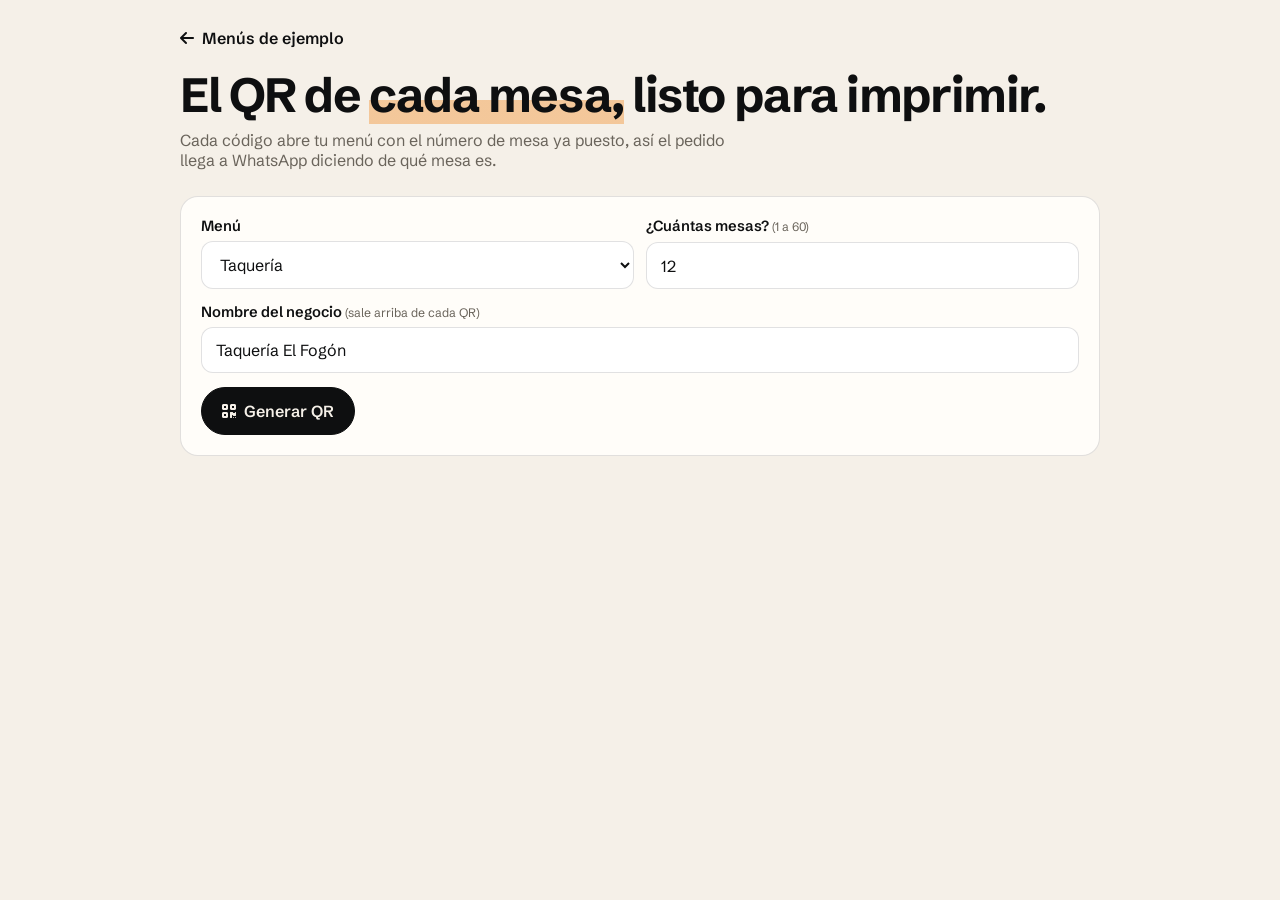
<file: qr.html>
<!doctype html>
<html lang="es">
<head>
  <meta charset="utf-8" />
  <meta name="viewport" content="width=device-width, initial-scale=1, viewport-fit=cover" />
  <title>QR para tus mesas · Menús de @yalech</title>
  <meta name="description" content="Genera e imprime el QR de cada mesa: cada uno abre tu menú con su número de mesa." />
  <meta name="theme-color" content="#f5f0e8" />
  <link rel="icon" href="favicon.svg" type="image/svg+xml" />
  <link rel="preload" href="assets/fuentes/schibsted-grotesk-latin-abd60509.woff2" as="font" type="font/woff2" crossorigin />
  <link rel="stylesheet" href="assets/fuentes/schibstedgrotesk-2d2a8c.css" />
  <link rel="stylesheet" href="assets/iconos/iconos.css?v=2" />
  <style>
    :root { --bg: #f5f0e8; --ink: #0e0f10; --muted: #6a645b; --line: rgba(14, 15, 16, 0.12); --amber: #f2a65a; --font: "Schibsted Grotesk", system-ui, sans-serif; }
    * { box-sizing: border-box; margin: 0; padding: 0; }
    body { font-family: var(--font); color: var(--ink); background: var(--bg); -webkit-font-smoothing: antialiased; }
    [hidden] { display: none !important; }
    button, input, select { font: inherit; color: inherit; }
    :focus-visible { outline: 2px solid var(--amber); outline-offset: 2px; }
    .wrap { width: min(100% - 32px, 920px); margin: 0 auto; padding: 28px 0 60px; }
    .back { display: inline-flex; align-items: center; gap: 8px; font-weight: 600; text-decoration: none; color: var(--ink); }
    h1 { margin-top: 22px; font-size: clamp(2rem, 8vw, 3rem); line-height: 1.05; letter-spacing: -0.03em; }
    h1 em { font-style: normal; background: linear-gradient(transparent 60%, rgba(242, 166, 90, 0.55) 60%); }
    .lead { margin-top: 10px; max-width: 560px; color: var(--muted); }
    .form { display: grid; gap: 14px; margin-top: 26px; padding: 20px; border-radius: 18px; background: #fffdf9; border: 1px solid var(--line); }
    .field { display: grid; gap: 6px; min-width: 0; }
    .field span { font-weight: 600; font-size: 0.92rem; }
    .field small { color: var(--muted); font-weight: 400; }
    .field input, .field select { width: 100%; padding: 12px 14px; border: 1px solid var(--line); border-radius: 12px; background: #fff; font-size: 1rem; }
    .row { display: grid; grid-template-columns: 1fr 1fr; gap: 12px; }
    .error { color: #c0392b; font-weight: 600; }
    .actions { display: flex; flex-wrap: wrap; gap: 10px; }
    .btn { display: inline-flex; align-items: center; justify-content: center; gap: 8px; min-height: 48px; padding: 10px 20px; border: 1px solid var(--ink); border-radius: 99px; background: none; font-weight: 600; cursor: pointer; text-decoration: none; }
    .btn--solid { background: var(--ink); color: var(--bg); }
    .btn--solid:hover { background: var(--amber); border-color: var(--amber); color: var(--ink); }
    .sheet { display: grid; grid-template-columns: repeat(auto-fill, minmax(190px, 1fr)); gap: 12px; margin-top: 24px; }
    .card { display: grid; justify-items: center; gap: 6px; padding: 16px 14px 14px; border-radius: 16px; background: #fff; border: 1px dashed rgba(14, 15, 16, 0.3); text-align: center; break-inside: avoid; }
    .card-name { font-weight: 700; font-size: 0.95rem; }
    .card-qr { width: 100%; max-width: 170px; aspect-ratio: 1; }
    .card-qr svg { width: 100%; height: 100%; display: block; }
    .card-mesa { font-weight: 700; font-size: 1.6rem; letter-spacing: -0.02em; }
    .card-hint { font-size: 0.78rem; color: var(--muted); }
    .count { margin-top: 18px; color: var(--muted); font-size: 0.92rem; }
    @media (max-width: 520px) { .row { grid-template-columns: 1fr; } .sheet { grid-template-columns: 1fr 1fr; } .card-mesa { font-size: 1.3rem; } }
    /* Al imprimir solo salen las tarjetas, 3 por fila en carta o A4 */
    @media print {
      body { background: #fff; }
      .no-print { display: none !important; }
      .wrap { width: 100%; padding: 0; }
      .sheet { grid-template-columns: repeat(3, 1fr); gap: 8mm; margin: 0; }
      .card { border-color: #999; }
    }
  </style>
</head>
<body>
  <!-- Generador de QR por mesa. Cada QR abre el menú con su número: menu/?mesa=7.
       Usa una copia local de qrcode-generator (assets/qrcode.min.js, licencia MIT). -->
  <div class="wrap">
    <div class="no-print">
      <a class="back" href="./"><i class="fa-solid fa-arrow-left"></i> Menús de ejemplo</a>
      <h1>El QR de <em>cada mesa,</em> listo para imprimir.</h1>
      <p class="lead">Cada código abre tu menú con el número de mesa ya puesto, así el pedido llega a WhatsApp diciendo de qué mesa es.</p>

      <form class="form" data-form novalidate>
        <div class="row">
          <label class="field">
            <span>Menú</span>
            <select name="menu">
              <option value="taqueria/">Taquería</option>
              <option value="cafeteria/">Cafetería</option>
              <option value="pizzeria/">Pizzería</option>
              <option value="mariscos/">Marisquería</option>
              <option value="bar/">Bar / cantina</option>
              <option value="sushi/">Sushi</option>
              <option value="fonda/">Fonda</option>
              <option value="otro">Otro (pega tu enlace)</option>
            </select>
          </label>
          <label class="field">
            <span>¿Cuántas mesas? <small>(1 a 60)</small></span>
            <input name="mesas" type="number" inputmode="numeric" min="1" max="60" value="12" />
          </label>
        </div>
        <label class="field" data-otro hidden>
          <span>Enlace de tu menú</span>
          <input name="url" type="url" inputmode="url" placeholder="https://tumenu.com/" maxlength="200" />
        </label>
        <label class="field">
          <span>Nombre del negocio <small>(sale arriba de cada QR)</small></span>
          <input name="nombre" maxlength="40" value="Taquería El Fogón" />
        </label>
        <p class="error" data-error hidden></p>
        <div class="actions">
          <button class="btn btn--solid" type="submit"><i class="fa-solid fa-qrcode"></i> Generar QR</button>
          <button class="btn" type="button" data-print hidden><i class="fa-solid fa-print"></i> Imprimir</button>
        </div>
      </form>
      <p class="count" data-count aria-live="polite"></p>
    </div>

    <div class="sheet" data-sheet></div>
  </div>

  <script src="assets/qrcode.min.js"></script>
  <script>
    (() => {
      const form = document.querySelector('[data-form]');
      const hoja = document.querySelector('[data-sheet]');
      const error = document.querySelector('[data-error]');
      const otro = document.querySelector('[data-otro]');
      const imprimir = document.querySelector('[data-print]');
      const cuenta = document.querySelector('[data-count]');

      form.menu.addEventListener('change', () => { otro.hidden = form.menu.value !== 'otro'; });
      imprimir.addEventListener('click', () => print());

      // Dirección del menú: uno de los ejemplos (junto a esta página) o un enlace http(s) válido
      const direccion = () => {
        if (form.menu.value !== 'otro') return new URL(form.menu.value, location.href);
        try {
          const u = new URL(form.url.value.trim());
          return /^https?:$/.test(u.protocol) ? u : null;
        } catch { return null; }
      };

      form.addEventListener('submit', ev => {
        ev.preventDefault();
        const base = direccion();
        const n = parseInt(form.mesas.value, 10);
        const fallo = !base ? 'Pega un enlace que empiece con https://' : !(n >= 1 && n <= 60) ? 'Escribe un número de mesas del 1 al 60.' : '';
        error.textContent = fallo;
        error.hidden = !fallo;
        if (fallo) return;

        const nombre = form.nombre.value.trim().slice(0, 40);
        hoja.replaceChildren(...Array.from({ length: n }, (_, i) => {
          const u = new URL(base);
          u.searchParams.set('mesa', i + 1);
          const qr = qrcode(0, 'M');
          qr.addData(u.href);
          qr.make();
          const card = document.createElement('div');
          card.className = 'card';
          card.innerHTML = '<p class="card-name"></p><div class="card-qr"></div><p class="card-mesa"></p><p class="card-hint">Escanea para ver el menú y pedir</p>';
          card.querySelector('.card-name').textContent = nombre;
          card.querySelector('.card-name').hidden = !nombre;
          card.querySelector('.card-qr').innerHTML = qr.createSvgTag({ cellSize: 5, margin: 1, scalable: true });
          card.querySelector('.card-mesa').textContent = `Mesa ${i + 1}`;
          card.dataset.url = u.href;
          return card;
        }));
        imprimir.hidden = false;
        cuenta.textContent = `${n} ${n === 1 ? 'QR listo' : 'QR listos'}. Imprímelos en papel adhesivo o enmícalos para cada mesa.`;
      });
    })();
  </script>
</body>
</html>
</file>
<file: assets/fuentes/schibstedgrotesk-2d2a8c.css>
/* Tipografías de Google Fonts (licencia SIL OFL), servidas desde este sitio.
 * Origen: https://fonts.googleapis.com/css2?family=Schibsted+Grotesk:wght@400;500;600;700&display=swap
 * Solo los juegos latin y latin-ext. Se genera con fuentes.py; no editar a mano. */
@font-face {
  font-family: 'Schibsted Grotesk';
  font-style: normal;
  font-weight: 400;
  font-display: swap;
  src: url(schibsted-grotesk-latin-ext-0b648569.woff2) format('woff2');
  unicode-range: U+0100-02BA, U+02BD-02C5, U+02C7-02CC, U+02CE-02D7, U+02DD-02FF, U+0304, U+0308, U+0329, U+1D00-1DBF, U+1E00-1E9F, U+1EF2-1EFF, U+2020, U+20A0-20AB, U+20AD-20C4, U+2113, U+2C60-2C7F, U+A720-A7FF;
}
@font-face {
  font-family: 'Schibsted Grotesk';
  font-style: normal;
  font-weight: 400;
  font-display: swap;
  src: url(schibsted-grotesk-latin-abd60509.woff2) format('woff2');
  unicode-range: U+0000-00FF, U+0131, U+0152-0153, U+02BB-02BC, U+02C6, U+02DA, U+02DC, U+0304, U+0308, U+0329, U+2000-206F, U+20AC, U+2122, U+2191, U+2193, U+2212, U+2215, U+FEFF, U+FFFD;
}
@font-face {
  font-family: 'Schibsted Grotesk';
  font-style: normal;
  font-weight: 500;
  font-display: swap;
  src: url(schibsted-grotesk-latin-ext-0b648569.woff2) format('woff2');
  unicode-range: U+0100-02BA, U+02BD-02C5, U+02C7-02CC, U+02CE-02D7, U+02DD-02FF, U+0304, U+0308, U+0329, U+1D00-1DBF, U+1E00-1E9F, U+1EF2-1EFF, U+2020, U+20A0-20AB, U+20AD-20C4, U+2113, U+2C60-2C7F, U+A720-A7FF;
}
@font-face {
  font-family: 'Schibsted Grotesk';
  font-style: normal;
  font-weight: 500;
  font-display: swap;
  src: url(schibsted-grotesk-latin-abd60509.woff2) format('woff2');
  unicode-range: U+0000-00FF, U+0131, U+0152-0153, U+02BB-02BC, U+02C6, U+02DA, U+02DC, U+0304, U+0308, U+0329, U+2000-206F, U+20AC, U+2122, U+2191, U+2193, U+2212, U+2215, U+FEFF, U+FFFD;
}
@font-face {
  font-family: 'Schibsted Grotesk';
  font-style: normal;
  font-weight: 600;
  font-display: swap;
  src: url(schibsted-grotesk-latin-ext-0b648569.woff2) format('woff2');
  unicode-range: U+0100-02BA, U+02BD-02C5, U+02C7-02CC, U+02CE-02D7, U+02DD-02FF, U+0304, U+0308, U+0329, U+1D00-1DBF, U+1E00-1E9F, U+1EF2-1EFF, U+2020, U+20A0-20AB, U+20AD-20C4, U+2113, U+2C60-2C7F, U+A720-A7FF;
}
@font-face {
  font-family: 'Schibsted Grotesk';
  font-style: normal;
  font-weight: 600;
  font-display: swap;
  src: url(schibsted-grotesk-latin-abd60509.woff2) format('woff2');
  unicode-range: U+0000-00FF, U+0131, U+0152-0153, U+02BB-02BC, U+02C6, U+02DA, U+02DC, U+0304, U+0308, U+0329, U+2000-206F, U+20AC, U+2122, U+2191, U+2193, U+2212, U+2215, U+FEFF, U+FFFD;
}
@font-face {
  font-family: 'Schibsted Grotesk';
  font-style: normal;
  font-weight: 700;
  font-display: swap;
  src: url(schibsted-grotesk-latin-ext-0b648569.woff2) format('woff2');
  unicode-range: U+0100-02BA, U+02BD-02C5, U+02C7-02CC, U+02CE-02D7, U+02DD-02FF, U+0304, U+0308, U+0329, U+1D00-1DBF, U+1E00-1E9F, U+1EF2-1EFF, U+2020, U+20A0-20AB, U+20AD-20C4, U+2113, U+2C60-2C7F, U+A720-A7FF;
}
@font-face {
  font-family: 'Schibsted Grotesk';
  font-style: normal;
  font-weight: 700;
  font-display: swap;
  src: url(schibsted-grotesk-latin-abd60509.woff2) format('woff2');
  unicode-range: U+0000-00FF, U+0131, U+0152-0153, U+02BB-02BC, U+02C6, U+02DA, U+02DC, U+0304, U+0308, U+0329, U+2000-206F, U+20AC, U+2122, U+2191, U+2193, U+2212, U+2215, U+FEFF, U+FFFD;
}
</file>
<file: estilos.css>
:root {
  --bg: #f5f0e8;
  --paper: #ebe4d8;
  --ink: #0e0f10;
  --muted: #6a645b;
  --line: rgba(14, 15, 16, 0.12);
  --amber: #f2a65a;
  --amber-text: #9a5113;

  --font: "Schibsted Grotesk", system-ui, sans-serif;
  --tracking: -0.03em;

  /* Tamaño del celular de muestra */
  --phone-w: 230;
  --screen-w: 390;
  --screen-h: 844;
}

* { box-sizing: border-box; margin: 0; padding: 0; }

body {
  font-family: var(--font);
  color: var(--ink);
  background: var(--bg);
  -webkit-font-smoothing: antialiased;
  overflow-x: hidden;
}

/* ---------- Barra superior ---------- */
.topbar {
  max-width: 1180px;
  margin: 0 auto;
  padding: 20px 20px 0;
}
.back {
  display: inline-flex;
  align-items: center;
  gap: 8px;
  padding: 5px 14px 5px 10px;
  border-radius: 999px;
  background: var(--ink);
  color: var(--bg);
  text-decoration: none;
  font-size: 0.88rem;
  font-weight: 600;
  box-shadow: 0 8px 18px -10px rgba(14, 15, 16, 0.55);
  transition: background 0.2s ease, color 0.2s ease;
}
.back i { font-size: 0.8rem; color: var(--amber); transition: translate 0.2s ease; }
.back-avatar {
  display: grid;
  place-items: center;
  width: 26px;
  height: 26px;
  border-radius: 50%;
  background: var(--amber);
  color: var(--ink);
  font-size: 0.68rem;
  font-weight: 700;
}
.back:hover { background: #2a2b2e; }
.back:hover i { translate: -3px 0; }

/* ---------- Intro ---------- */
.intro {
  max-width: 780px;
  margin: 0 auto;
  padding: 48px 20px 24px;
  text-align: center;
}
.kicker {
  font-size: 0.85rem;
  font-weight: 600;
  color: var(--amber-text);
}
.title {
  font-weight: 700;
  font-size: clamp(2.3rem, 7.5vw, 4rem);
  line-height: 1.02;
  letter-spacing: var(--tracking);
  margin: 14px 0 18px;
  text-wrap: balance;
}
.title em {
  font-style: normal;
  background: linear-gradient(transparent 62%, rgba(242, 166, 90, 0.55) 62%);
}
.lead {
  max-width: 48ch;
  margin: 0 auto;
  font-size: 1.05rem;
  line-height: 1.6;
  color: var(--muted);
}

/* Cómo funciona: 3 pasos */
.how {
  list-style: none;
  counter-reset: how;
  display: flex;
  justify-content: center;
  gap: 6px;
  margin-top: 22px;
}
.how li {
  counter-increment: how;
  display: flex;
  align-items: center;
  gap: 8px;
  padding: 7px 13px 7px 7px;
  border-radius: 999px;
  background: var(--paper);
  font-size: 0.88rem;
  color: var(--muted);
}
.how li::before {
  content: counter(how);
  display: grid;
  place-items: center;
  width: 22px;
  height: 22px;
  border-radius: 50%;
  background: var(--ink);
  color: var(--amber);
  font-size: 0.72rem;
  font-weight: 700;
}
.how strong { color: var(--ink); font-weight: 600; }

/* ¿No sabes cuál? → abre el cotizador */
.help { margin-top: 18px; font-size: 0.95rem; color: var(--muted); animation: rise 0.8s cubic-bezier(0.2, 0.8, 0.2, 1) 0.55s both; }
.help a { color: var(--amber-text); font-weight: 600; text-decoration: none; border-bottom: 1.5px solid rgba(154, 81, 19, 0.35); transition: border-color 0.2s ease; }
.help a:hover { border-color: var(--amber-text); }

/* Cotizador (assets/cotizar.css): colores de esta página */
.cz {
  --cz-bg: #fffdf9;
  --cz-card: var(--bg);
  --cz-text: var(--ink);
  --cz-muted: var(--muted);
  --cz-line: var(--line);
  --cz-accent: var(--amber);
  --cz-on-accent: var(--ink);
  --cz-font: var(--font);
}
.cz .cz-kicker { color: var(--amber-text); }

/* Botón flotante para cotizar (solo celular) */
.float-quote {
  position: fixed;
  left: 50%;
  bottom: max(16px, env(safe-area-inset-bottom));
  z-index: 30;
  display: flex;
  align-items: center;
  justify-content: center;
  gap: 10px;
  width: min(calc(100% - 32px), 420px);
  padding: 15px;
  border-radius: 14px;
  background: var(--ink);
  color: var(--bg);
  font-weight: 600;
  text-decoration: none;
  box-shadow: 0 14px 30px -10px rgba(14, 15, 16, 0.5);
  translate: -50% 160%;
  transition: translate 0.35s cubic-bezier(0.2, 0.8, 0.2, 1);
}
.float-quote i { color: var(--amber); }
.float-quote.show { translate: -50% 0; }
@media (min-width: 900px) { .float-quote { display: none; } }

/* ---------- Menú de secciones (fijo arriba) ---------- */
.jump {
  position: sticky;
  top: 0;
  z-index: 20;
  margin-top: 8px;
  background: color-mix(in srgb, var(--bg) 88%, transparent);
  border-bottom: 1px solid var(--line);
  backdrop-filter: blur(12px);
  animation: rise 0.8s cubic-bezier(0.2, 0.8, 0.2, 1) 0.55s both;
}
.jump-inner {
  display: flex;
  gap: 6px;
  max-width: 1180px;
  margin: 0 auto;
  padding: 10px 20px;
  overflow-x: auto;
  scrollbar-width: none;
}
.jump-inner::-webkit-scrollbar { display: none; }
.jump a {
  flex: none;
  display: inline-flex;
  align-items: center;
  gap: 7px;
  padding: 8px 8px 8px 14px;
  border: 1px solid var(--line);
  border-radius: 999px;
  color: var(--ink);
  text-decoration: none;
  font-size: 0.88rem;
  font-weight: 600;
  white-space: nowrap;
  transition: background 0.2s ease, color 0.2s ease, border-color 0.2s ease;
}
.jump a span {
  display: grid;
  place-items: center;
  min-width: 22px;
  height: 22px;
  padding: 0 6px;
  border-radius: 99px;
  background: var(--paper);
  font-size: 0.72rem;
}
.jump a:hover { border-color: var(--ink); }
.jump a.is-on { background: var(--ink); border-color: var(--ink); color: var(--bg); }
.jump a.is-on span { background: var(--amber); color: var(--ink); }
@media (min-width: 1000px) { .jump-inner { justify-content: center; } }

/* ---------- Categorías ---------- */
.category {
  scroll-margin-top: 70px;
  padding-top: 56px;
}
.category + .category { border-top: 1px solid var(--line); margin-top: 32px; }
.category-head {
  max-width: 1180px;
  margin: 0 auto;
  padding: 0 20px;
}
.category-sub {
  margin-top: 8px;
  max-width: 46ch;
  font-size: 1rem;
  color: var(--muted);
}
.category-head h2 {
  font-weight: 700;
  font-size: clamp(2rem, 5.5vw, 2.8rem);
  line-height: 1;
  letter-spacing: var(--tracking);
}
.category-head {
  display: flex;
  align-items: baseline;
  justify-content: space-between;
  gap: 12px;
}
.swipe-hint {
  display: none;
  font-size: 0.85rem;
  font-weight: 500;
  color: var(--muted);
  white-space: nowrap;
}

/* ---------- Catálogo ---------- */
.grid {
  max-width: 1180px;
  margin: 0 auto;
  padding: 32px 20px 40px;
  display: grid;
  grid-template-columns: repeat(auto-fit, minmax(250px, 1fr));
  gap: 56px 32px;
}

.item {
  display: flex;
  flex-direction: column;
  align-items: center;
}

/* Celular con la plantilla en vivo */
.phone {
  position: relative;
  display: block;
  width: calc(var(--phone-w) * 1px + 20px);
  height: calc(var(--phone-w) * var(--screen-h) / var(--screen-w) * 1px + 20px);
  padding: 10px;
  border-radius: 38px;
  background: var(--ink);
  box-shadow: 0 30px 60px -20px rgba(14, 15, 16, 0.45);
  overflow: hidden;
  transition: transform 0.35s cubic-bezier(0.2, 0.8, 0.2, 1);
}
.phone::after {
  /* Cámara */
  content: "";
  position: absolute;
  top: 18px;
  left: 50%;
  translate: -50% 0;
  width: 70px;
  height: 20px;
  border-radius: 999px;
  background: var(--ink);
}
.screen {
  display: block;
  height: 100%;
  overflow: hidden;
  border-radius: 28px;
  background: var(--paper);
}
.phone img {
  display: block;
  width: 100%;
  height: 100%;
  object-fit: cover;
  object-position: top;
  transition: translate 0.9s cubic-bezier(0.45, 0, 0.2, 1);
}
.item:hover .phone { transform: translateY(-8px) rotate(-1deg); }

/* Recorrido de la página completa dentro del celular */
.phone.is-tall img { height: auto; }
@media (hover: hover) {
  .item:hover .phone.is-tall img {
    translate: 0 var(--shift);
    transition: translate var(--dur) cubic-bezier(0.45, 0, 0.55, 1) 0.25s;
  }
}
.phone.is-playing.is-tall img { animation: peek calc(var(--dur) * 2 + 3s) ease-in-out 0.6s infinite; }
@keyframes peek {
  0%, 12% { translate: 0 0; }
  50%, 62% { translate: 0 var(--shift); }
  100% { translate: 0 0; }
}

.item-info {
  width: 100%;
  max-width: 320px;
  margin-top: 28px;
}
.item-name {
  font-weight: 700;
  font-size: 1.8rem;
  line-height: 1.05;
  letter-spacing: var(--tracking);
  margin-top: 4px;
}
.item-for {
  font-size: 0.9rem;
  font-weight: 500;
  color: var(--muted);
  margin-top: 4px;
}
.item-desc {
  margin-top: 10px;
  font-size: 1rem;
  font-weight: 500;
  line-height: 1.45;
}
.chips {
  list-style: none;
  display: flex;
  flex-wrap: wrap;
  gap: 6px;
  margin-top: 12px;
}
.chips li {
  padding: 5px 10px;
  border-radius: 999px;
  background: var(--paper);
  font-size: 0.8rem;
  font-weight: 500;
}
.item-actions {
  display: flex;
  gap: 10px;
  margin-top: 18px;
}

/* ---------- Botones ---------- */
.btn {
  flex: 1;
  display: inline-block;
  padding: 12px 18px;
  border: 1px solid var(--ink);
  border-radius: 10px;
  color: var(--ink);
  text-align: center;
  text-decoration: none;
  font-weight: 600;
  font-size: 0.92rem;
  transition: background 0.2s ease, color 0.2s ease, border-color 0.2s ease;
}
.btn:hover { background: var(--ink); color: var(--bg); }
.btn--solid { background: var(--ink); color: var(--bg); }
.btn--solid:hover { background: var(--amber); border-color: var(--amber); color: var(--ink); }
.btn--big { flex: none; padding: 16px 32px; font-size: 1rem; }

/* ---------- Por qué ---------- */
.why {
  max-width: 760px;
  margin: 40px auto 0;
  padding: 56px 20px;
  border-top: 1px solid var(--line);
}
.why-title {
  font-weight: 700;
  font-size: clamp(1.9rem, 5.5vw, 2.6rem);
  letter-spacing: var(--tracking);
  text-align: center;
}
.why-list {
  list-style: none;
  display: grid;
  grid-template-columns: repeat(auto-fit, minmax(210px, 1fr));
  gap: 10px;
  margin-top: 28px;
}
.why-list li {
  position: relative;
  padding: 16px 16px 16px 48px;
  border-radius: 14px;
  background: #fffdf9;
  border: 1px solid var(--line);
}
.why-list li::before {
  content: "✓";
  position: absolute;
  left: 14px;
  top: 15px;
  display: grid;
  place-items: center;
  width: 22px;
  height: 22px;
  border-radius: 50%;
  background: var(--amber);
  color: var(--ink);
  font-size: 0.75rem;
  font-weight: 700;
}
.why-list strong {
  display: block;
  font-size: 1rem;
  font-weight: 600;
}
.why-list span {
  display: block;
  margin-top: 2px;
  font-size: 0.88rem;
  color: var(--muted);
}

/* ---------- Sistemas: laptop con celular al lado ---------- */
.device { position: relative; display: block; width: 100%; max-width: 360px; margin: 0 auto; padding-bottom: 26px; transition: transform 0.35s cubic-bezier(0.2, 0.8, 0.2, 1); }
.item:hover .device { transform: translateY(-6px); }
.laptop { display: block; width: 88%; padding: 7px 7px 0; border-radius: 14px 14px 0 0; background: var(--ink); box-shadow: 0 26px 50px -24px rgba(14, 15, 16, 0.5); }
.laptop::after { content: ""; display: block; width: 114%; height: 10px; margin: 0 -7%; border-radius: 0 0 10px 10px; background: linear-gradient(#cfc8bc, #b9b1a4); }
.laptop-screen { display: block; aspect-ratio: 16 / 10; overflow: hidden; border-radius: 6px 6px 0 0; background: var(--paper); }
.laptop-screen img, .device-phone img { display: block; width: 100%; height: 100%; object-fit: cover; object-position: top; }
.device-phone { position: absolute; right: 0; bottom: 0; width: 27%; aspect-ratio: 300 / 649; padding: 4px; border-radius: 16px; background: var(--ink); box-shadow: 0 16px 30px -12px rgba(14, 15, 16, 0.55); overflow: hidden; }
.device-phone img { border-radius: 12px; }
@media (max-width: 640px) { .item--system .device { max-width: 320px; } }

/* En compu y tablet: hasta 4 por fila (3 para sistemas) y la última fila centrada, sin huecos a la derecha */
@media (min-width: 641px) {
  .grid { display: flex; flex-wrap: wrap; justify-content: center; }
  .item { flex: 0 1 calc((100% - 96px) / 4); min-width: 230px; }
  .item--system { flex-basis: calc((100% - 64px) / 3); min-width: 280px; }
}

/* ---------- Celular: plantillas en carrusel ---------- */
@media (max-width: 640px) {
  .swipe-hint { display: block; }
  .category-head { flex-direction: column; align-items: flex-start; gap: 10px; }
  .grid {
    grid-template-columns: none;
    grid-auto-flow: column;
    grid-auto-columns: 78%;
    gap: 16px;
    overflow-x: auto;
    scroll-snap-type: x mandatory;
    scroll-padding: 0 20px;
    padding-bottom: 24px;
    scrollbar-width: none;
  }
  .grid::-webkit-scrollbar { display: none; }
  .item { scroll-snap-align: start; align-items: stretch; }
  .phone { --phone-w: 210; margin: 0 auto; }
  .item:hover .phone { transform: none; }
  .item-info { max-width: none; margin-top: 20px; }
  .item-name { font-size: 1.6rem; }
}

/* ---------- Cierre ---------- */
.outro {
  padding: 64px 20px 48px;
  background: var(--ink);
  color: var(--bg);
  text-align: center;
}
.outro-text {
  font-weight: 700;
  font-size: clamp(1.7rem, 5.5vw, 2.4rem);
  line-height: 1.15;
  letter-spacing: var(--tracking);
  max-width: 22ch;
  margin: 0 auto 28px;
}
.outro-text em { font-style: normal; color: var(--amber); }
.outro .btn--solid { background: var(--amber); color: var(--ink); border-color: var(--amber); }
.outro .btn--solid:hover { background: var(--bg); border-color: var(--bg); }
.outro-alt { display: block; margin-top: 16px; font-size: 0.92rem; color: var(--bg); opacity: 0.7; text-decoration: none; }
.outro-alt:hover { opacity: 1; }
.outro-sign {
  margin-top: 48px;
  font-size: 0.78rem;
  opacity: 0.5;
}

/* ---------- Entrada ---------- */
.topbar, .kicker, .title, .lead, .how li { animation: rise 0.8s cubic-bezier(0.2, 0.8, 0.2, 1) both; }
.kicker { animation-delay: 0.05s; }
.title { animation-delay: 0.12s; }
.lead { animation-delay: 0.22s; }
.how li:nth-child(1) { animation-delay: 0.32s; }
.how li:nth-child(2) { animation-delay: 0.4s; }
.how li:nth-child(3) { animation-delay: 0.48s; }
@keyframes rise { from { opacity: 0; translate: 0 18px; } }
/* El subrayado del título se pinta de izquierda a derecha */
.title em {
  background-size: 0% 100%;
  background-repeat: no-repeat;
  animation: highlight 0.9s cubic-bezier(0.6, 0, 0.2, 1) 0.7s forwards;
}
@keyframes highlight { to { background-size: 100% 100%; } }

/* Botones: se hunden un poco al tocarlos */
.btn, .back { transition-property: background, color, border-color, scale; }
.btn:active, .back:active { scale: 0.96; }

@media (prefers-reduced-motion: reduce) {
  *, *::before, *::after { animation: none !important; transition: none !important; }
  .title em { background-size: 100% 100%; }
}

/* ---------- Señales del carrusel (assets/carrusel.css) ---------- */
.category { --rail-ink: var(--ink); --rail-on: var(--amber); --rail-dot: rgba(14, 15, 16, 0.18); --rail-count: var(--muted); --rail-top: 34%; }
.rail-ui { margin-top: -8px; padding-bottom: 8px; }
.swipe-hint { color: var(--ink); font-weight: 600; }

/* ---------- Etiqueta «Nueva» / «De temporada» ---------- */
.item:has(.tag-new) { position: relative; }
.tag-new {
  position: absolute;
  top: 10px;
  left: 0;
  z-index: 2;
  box-shadow: 0 6px 14px -6px rgba(14, 15, 16, 0.5);
  padding: 3px 10px;
  border-radius: 99px;
  background: var(--amber);
  color: var(--ink);
  font-size: 0.72rem;
  font-weight: 700;
  letter-spacing: 0.04em;
  text-transform: uppercase;
}

/* ---------- Generador de pases ---------- */
.tool {
  display: flex;
  gap: 18px;
  align-items: flex-start;
  max-width: 760px;
  margin: 48px auto 0;
  padding: 26px 22px;
  border-radius: 20px;
  background: var(--ink);
  color: var(--bg);
}
.tool-ico {
  flex: none;
  display: grid;
  place-items: center;
  width: 52px;
  height: 52px;
  border-radius: 16px;
  background: var(--amber);
  color: var(--ink);
  font-size: 1.3rem;
}
.tool-title { font-weight: 700; font-size: 1.5rem; letter-spacing: var(--tracking); }
.tool-text { margin-top: 6px; color: rgba(245, 240, 232, 0.75); }
.tool .btn { margin-top: 16px; background: var(--bg); color: var(--ink); border-color: var(--bg); }
.tool .btn:hover { background: var(--amber); border-color: var(--amber); }
@media (max-width: 800px) { .tool { margin-inline: 16px; } }

/* Los botones de cada ejemplo no se parten en dos líneas */
.item-actions .btn { white-space: nowrap; padding-inline: 12px; }

/* Los botones de todas las tarjetas quedan a la misma altura, aunque la descripción mida distinto */
.item-info { flex: 1; display: flex; flex-direction: column; }
.item-actions { margin-top: auto; padding-top: 18px; }
</file>
<file: assets/cotizar.css>
/* Cotizador en 1 minuto (assets/cotizar.js). Cada página define sus colores:
   --cz-bg, --cz-card, --cz-text, --cz-muted, --cz-line, --cz-accent, --cz-on-accent, --cz-font */
.cz {
  --cz-ease: cubic-bezier(0.2, 0.8, 0.2, 1);
  width: 100%;
  max-width: 480px;
  max-height: 92svh;
  margin: auto auto 0;
  padding: 0;
  border: 0;
  border-radius: 24px 24px 0 0;
  background: var(--cz-bg, #fff);
  color: var(--cz-text, #111);
  font-family: var(--cz-font, system-ui, sans-serif);
  overflow: hidden;
}
.cz[open] { animation: cz-up 0.35s var(--cz-ease); }
.cz::backdrop { background: rgba(0, 0, 0, 0.6); backdrop-filter: blur(4px); }
@keyframes cz-up { from { translate: 0 100%; } }
.cz [hidden] { display: none !important; }
.cz-inner { max-height: 92svh; overflow-y: auto; padding: 14px 20px max(22px, env(safe-area-inset-bottom)); }
.cz-inner:focus { outline: none; }
.cz :focus-visible { outline: 2px solid var(--cz-accent, #f2a65a); outline-offset: 2px; }

.cz-top { position: sticky; top: -14px; z-index: 1; display: flex; align-items: center; gap: 12px; margin: -14px -20px 6px; padding: 14px 20px 10px; background: var(--cz-bg, #fff); }
.cz-icon { flex: none; display: grid; place-items: center; width: 38px; height: 38px; border: 1px solid var(--cz-line, rgba(0, 0, 0, 0.12)); border-radius: 50%; background: none; color: inherit; font: inherit; cursor: pointer; }
.cz-icon:hover { border-color: var(--cz-text, #111); }
.cz-progress { flex: 1; height: 6px; border-radius: 6px; background: var(--cz-line, rgba(0, 0, 0, 0.12)); overflow: hidden; }
.cz-progress span { display: block; width: 33%; height: 100%; border-radius: inherit; background: var(--cz-accent, #f2a65a); transition: width 0.4s var(--cz-ease); }

.cz-step { animation: cz-in 0.35s var(--cz-ease); }
@keyframes cz-in { from { opacity: 0; translate: 16px 0; } }
.cz-kicker { margin-top: 6px; font-size: 0.8rem; font-weight: 600; color: var(--cz-accent, #f2a65a); }
.cz-title { margin-top: 4px; font-size: 1.7rem; font-weight: 700; line-height: 1.1; letter-spacing: -0.03em; }

.cz-options { display: grid; gap: 8px; margin-top: 16px; }
.cz-option { display: flex; align-items: center; gap: 14px; width: 100%; padding: 12px 14px; border: 1px solid var(--cz-line, rgba(0, 0, 0, 0.12)); border-radius: 16px; background: var(--cz-card, #f5f5f5); color: inherit; font: inherit; text-align: left; cursor: pointer; transition: border-color 0.2s ease, background 0.2s ease, scale 0.15s ease; }
.cz-option:hover { border-color: var(--cz-accent, #f2a65a); }
.cz-option:active { scale: 0.98; }
.cz-option.is-on { border-color: var(--cz-accent, #f2a65a); background: color-mix(in srgb, var(--cz-accent, #f2a65a) 14%, var(--cz-card, #f5f5f5)); }
.cz-option > i { flex: none; display: grid; place-items: center; width: 40px; height: 40px; border-radius: 12px; background: color-mix(in srgb, var(--cz-accent, #f2a65a) 18%, transparent); color: var(--cz-accent, #f2a65a); font-size: 1.05rem; }
.cz-option strong { display: block; font-size: 1rem; font-weight: 600; line-height: 1.25; }
.cz-option small { display: block; margin-top: 2px; font-size: 0.82rem; color: var(--cz-muted, rgba(0, 0, 0, 0.6)); }

.cz-field { display: grid; gap: 8px; margin-top: 18px; border: 0; min-width: 0; }
.cz-field > span, .cz-field legend { font-size: 0.88rem; font-weight: 600; }
.cz-field legend { margin-bottom: 8px; }
.cz-field input { width: 100%; padding: 14px; border: 1px solid var(--cz-line, rgba(0, 0, 0, 0.12)); border-radius: 14px; background: var(--cz-card, #f5f5f5); color: inherit; font: inherit; font-size: 1rem; }
.cz-field input::placeholder { color: var(--cz-muted, rgba(0, 0, 0, 0.5)); }
.cz-field input:focus { outline: none; border-color: var(--cz-accent, #f2a65a); }
.cz-chips { display: flex; flex-wrap: wrap; gap: 8px; margin-top: 4px; }
.cz-step > .cz-chips { margin-top: 16px; }
.cz-chip { position: relative; cursor: pointer; }
.cz-chip input { position: absolute; inset: 0; opacity: 0; }
.cz-chip span { display: block; padding: 10px 14px; border: 1px solid var(--cz-line, rgba(0, 0, 0, 0.12)); border-radius: 99px; font-size: 0.92rem; font-weight: 500; transition: background 0.2s ease, color 0.2s ease, border-color 0.2s ease; }
.cz-chip input:checked + span { background: var(--cz-accent, #f2a65a); border-color: var(--cz-accent, #f2a65a); color: var(--cz-on-accent, #111); font-weight: 600; }
.cz-chip input:focus-visible + span { outline: 2px solid var(--cz-accent, #f2a65a); outline-offset: 2px; }

.cz-btn { display: flex; align-items: center; justify-content: center; gap: 10px; width: 100%; min-height: 54px; margin-top: 22px; border: 0; border-radius: 16px; background: var(--cz-accent, #f2a65a); color: var(--cz-on-accent, #111); font: inherit; font-weight: 700; font-size: 1.02rem; cursor: pointer; transition: filter 0.2s ease, scale 0.15s ease; }
.cz-btn:hover { filter: brightness(1.06); }
.cz-btn:active { scale: 0.98; }
.cz-btn i { font-size: 1.15rem; }
.cz-btn--line { background: none; border: 1px solid var(--cz-line, rgba(0, 0, 0, 0.12)); color: inherit; }
.cz-error { margin-top: 12px; color: #e5484d; font-weight: 600; font-size: 0.92rem; }
.cz-note { margin-top: 10px; text-align: center; font-size: 0.82rem; color: var(--cz-muted, rgba(0, 0, 0, 0.6)); }

.cz-done { display: grid; justify-items: center; padding: 20px 0 6px; text-align: center; }
.cz-done-icon { display: grid; place-items: center; width: 64px; height: 64px; border-radius: 50%; background: var(--cz-accent, #f2a65a); color: var(--cz-on-accent, #111); font-size: 1.6rem; animation: cz-pop 0.5s cubic-bezier(0.34, 1.56, 0.64, 1); }
@keyframes cz-pop { from { scale: 0.3; } }
.cz-done .cz-title { margin-top: 14px; }
.cz-done p { margin-top: 8px; max-width: 34ch; color: var(--cz-muted, rgba(0, 0, 0, 0.6)); }

@media (min-width: 600px) {
  .cz { margin: auto; border-radius: 24px; }
  @keyframes cz-up { from { opacity: 0; translate: 0 30px; } }
}
@media (prefers-reduced-motion: reduce) {
  .cz, .cz * { animation: none !important; transition: none !important; }
}
</file>
<file: assets/carrusel.css>
/* Señales de los carruseles (assets/carrusel.js). Colores ajustables por página:
   --rail-ink (flechas y punto activo), --rail-on (ícono sobre la flecha), --rail-dot (puntos) */
.rail { position: relative; }
.rail-btn {
  position: absolute;
  top: var(--rail-top, 38%);
  z-index: 5;
  display: none;
  place-items: center;
  width: 44px;
  height: 44px;
  border: 0;
  border-radius: 50%;
  background: var(--rail-ink, #0e0f10);
  color: var(--rail-on, #fff);
  font-size: 0.95rem;
  box-shadow: 0 10px 22px -8px rgba(0, 0, 0, 0.55), 0 0 0 3px rgba(255, 255, 255, 0.85);
  cursor: pointer;
  translate: 0 -50%;
  transition: opacity 0.25s ease, scale 0.15s ease;
}
.rail-btn:active { scale: 0.92; }
.rail-btn--prev { left: 8px; }
.rail-btn--next { right: 8px; animation: rail-hint 1.8s ease-in-out 1s 3; }
.rail.is-scrollable .rail-btn { display: grid; }
.rail-btn.is-hidden { opacity: 0; pointer-events: none; }
@keyframes rail-hint { 50% { translate: 5px -50%; } }

.rail-ui { display: flex; align-items: center; justify-content: center; gap: 12px; margin-top: 4px; padding: 0 20px; }
.rail-ui[hidden] { display: none; }
.rail-dots { display: flex; gap: 6px; }
.rail-dots button { width: 8px; height: 8px; padding: 0; border: 0; border-radius: 99px; background: var(--rail-dot, rgba(0, 0, 0, 0.2)); cursor: pointer; transition: width 0.3s ease, background 0.3s ease; }
.rail-dots button.is-on { width: 22px; background: var(--rail-ink, #0e0f10); }
.rail-count { font-size: 0.8rem; font-weight: 600; color: var(--rail-count, rgba(0, 0, 0, 0.55)); font-variant-numeric: tabular-nums; }

/* La «probadita»: los elementos se asoman hacia la izquierda y regresan */
.is-nudging > * > * { animation: rail-nudge 1.5s cubic-bezier(0.45, 0, 0.2, 1); }
@keyframes rail-nudge { 35% { translate: -56px 0; } 60% { translate: -56px 0; } }

@media (prefers-reduced-motion: reduce) {
  .rail-btn--next, .is-nudging > * > * { animation: none; }
}
</file>
<file: assets/fuentes/yellowtail-barlowcondensed-barlow-fb9365.css>
/* Tipografías de Google Fonts (licencia SIL OFL), servidas desde este sitio.
 * Origen: https://fonts.googleapis.com/css2?family=Yellowtail&family=Barlow+Condensed:wght@500;600;700&family=Barlow:wght@400;500;600;700&display=swap
 * Solo los juegos latin y latin-ext. Se genera con fuentes.py; no editar a mano. */
@font-face {
  font-family: 'Barlow';
  font-style: normal;
  font-weight: 400;
  font-display: swap;
  src: url(barlow-latin-ext-496c8946.woff2) format('woff2');
  unicode-range: U+0100-02BA, U+02BD-02C5, U+02C7-02CC, U+02CE-02D7, U+02DD-02FF, U+0304, U+0308, U+0329, U+1D00-1DBF, U+1E00-1E9F, U+1EF2-1EFF, U+2020, U+20A0-20AB, U+20AD-20C4, U+2113, U+2C60-2C7F, U+A720-A7FF;
}
@font-face {
  font-family: 'Barlow';
  font-style: normal;
  font-weight: 400;
  font-display: swap;
  src: url(barlow-latin-4f0f26f1.woff2) format('woff2');
  unicode-range: U+0000-00FF, U+0131, U+0152-0153, U+02BB-02BC, U+02C6, U+02DA, U+02DC, U+0304, U+0308, U+0329, U+2000-206F, U+20AC, U+2122, U+2191, U+2193, U+2212, U+2215, U+FEFF, U+FFFD;
}
@font-face {
  font-family: 'Barlow';
  font-style: normal;
  font-weight: 500;
  font-display: swap;
  src: url(barlow-latin-ext-278f01db.woff2) format('woff2');
  unicode-range: U+0100-02BA, U+02BD-02C5, U+02C7-02CC, U+02CE-02D7, U+02DD-02FF, U+0304, U+0308, U+0329, U+1D00-1DBF, U+1E00-1E9F, U+1EF2-1EFF, U+2020, U+20A0-20AB, U+20AD-20C4, U+2113, U+2C60-2C7F, U+A720-A7FF;
}
@font-face {
  font-family: 'Barlow';
  font-style: normal;
  font-weight: 500;
  font-display: swap;
  src: url(barlow-latin-ad8e9490.woff2) format('woff2');
  unicode-range: U+0000-00FF, U+0131, U+0152-0153, U+02BB-02BC, U+02C6, U+02DA, U+02DC, U+0304, U+0308, U+0329, U+2000-206F, U+20AC, U+2122, U+2191, U+2193, U+2212, U+2215, U+FEFF, U+FFFD;
}
@font-face {
  font-family: 'Barlow';
  font-style: normal;
  font-weight: 600;
  font-display: swap;
  src: url(barlow-latin-ext-a0168553.woff2) format('woff2');
  unicode-range: U+0100-02BA, U+02BD-02C5, U+02C7-02CC, U+02CE-02D7, U+02DD-02FF, U+0304, U+0308, U+0329, U+1D00-1DBF, U+1E00-1E9F, U+1EF2-1EFF, U+2020, U+20A0-20AB, U+20AD-20C4, U+2113, U+2C60-2C7F, U+A720-A7FF;
}
@font-face {
  font-family: 'Barlow';
  font-style: normal;
  font-weight: 600;
  font-display: swap;
  src: url(barlow-latin-800311e3.woff2) format('woff2');
  unicode-range: U+0000-00FF, U+0131, U+0152-0153, U+02BB-02BC, U+02C6, U+02DA, U+02DC, U+0304, U+0308, U+0329, U+2000-206F, U+20AC, U+2122, U+2191, U+2193, U+2212, U+2215, U+FEFF, U+FFFD;
}
@font-face {
  font-family: 'Barlow';
  font-style: normal;
  font-weight: 700;
  font-display: swap;
  src: url(barlow-latin-ext-9a604c16.woff2) format('woff2');
  unicode-range: U+0100-02BA, U+02BD-02C5, U+02C7-02CC, U+02CE-02D7, U+02DD-02FF, U+0304, U+0308, U+0329, U+1D00-1DBF, U+1E00-1E9F, U+1EF2-1EFF, U+2020, U+20A0-20AB, U+20AD-20C4, U+2113, U+2C60-2C7F, U+A720-A7FF;
}
@font-face {
  font-family: 'Barlow';
  font-style: normal;
  font-weight: 700;
  font-display: swap;
  src: url(barlow-latin-25ba8a97.woff2) format('woff2');
  unicode-range: U+0000-00FF, U+0131, U+0152-0153, U+02BB-02BC, U+02C6, U+02DA, U+02DC, U+0304, U+0308, U+0329, U+2000-206F, U+20AC, U+2122, U+2191, U+2193, U+2212, U+2215, U+FEFF, U+FFFD;
}
@font-face {
  font-family: 'Barlow Condensed';
  font-style: normal;
  font-weight: 500;
  font-display: swap;
  src: url(barlow-condensed-latin-ext-ea79e585.woff2) format('woff2');
  unicode-range: U+0100-02BA, U+02BD-02C5, U+02C7-02CC, U+02CE-02D7, U+02DD-02FF, U+0304, U+0308, U+0329, U+1D00-1DBF, U+1E00-1E9F, U+1EF2-1EFF, U+2020, U+20A0-20AB, U+20AD-20C4, U+2113, U+2C60-2C7F, U+A720-A7FF;
}
@font-face {
  font-family: 'Barlow Condensed';
  font-style: normal;
  font-weight: 500;
  font-display: swap;
  src: url(barlow-condensed-latin-fe2f6553.woff2) format('woff2');
  unicode-range: U+0000-00FF, U+0131, U+0152-0153, U+02BB-02BC, U+02C6, U+02DA, U+02DC, U+0304, U+0308, U+0329, U+2000-206F, U+20AC, U+2122, U+2191, U+2193, U+2212, U+2215, U+FEFF, U+FFFD;
}
@font-face {
  font-family: 'Barlow Condensed';
  font-style: normal;
  font-weight: 600;
  font-display: swap;
  src: url(barlow-condensed-latin-ext-34541021.woff2) format('woff2');
  unicode-range: U+0100-02BA, U+02BD-02C5, U+02C7-02CC, U+02CE-02D7, U+02DD-02FF, U+0304, U+0308, U+0329, U+1D00-1DBF, U+1E00-1E9F, U+1EF2-1EFF, U+2020, U+20A0-20AB, U+20AD-20C4, U+2113, U+2C60-2C7F, U+A720-A7FF;
}
@font-face {
  font-family: 'Barlow Condensed';
  font-style: normal;
  font-weight: 600;
  font-display: swap;
  src: url(barlow-condensed-latin-0a7db401.woff2) format('woff2');
  unicode-range: U+0000-00FF, U+0131, U+0152-0153, U+02BB-02BC, U+02C6, U+02DA, U+02DC, U+0304, U+0308, U+0329, U+2000-206F, U+20AC, U+2122, U+2191, U+2193, U+2212, U+2215, U+FEFF, U+FFFD;
}
@font-face {
  font-family: 'Barlow Condensed';
  font-style: normal;
  font-weight: 700;
  font-display: swap;
  src: url(barlow-condensed-latin-ext-352c6063.woff2) format('woff2');
  unicode-range: U+0100-02BA, U+02BD-02C5, U+02C7-02CC, U+02CE-02D7, U+02DD-02FF, U+0304, U+0308, U+0329, U+1D00-1DBF, U+1E00-1E9F, U+1EF2-1EFF, U+2020, U+20A0-20AB, U+20AD-20C4, U+2113, U+2C60-2C7F, U+A720-A7FF;
}
@font-face {
  font-family: 'Barlow Condensed';
  font-style: normal;
  font-weight: 700;
  font-display: swap;
  src: url(barlow-condensed-latin-05ba48a1.woff2) format('woff2');
  unicode-range: U+0000-00FF, U+0131, U+0152-0153, U+02BB-02BC, U+02C6, U+02DA, U+02DC, U+0304, U+0308, U+0329, U+2000-206F, U+20AC, U+2122, U+2191, U+2193, U+2212, U+2215, U+FEFF, U+FFFD;
}
@font-face {
  font-family: 'Yellowtail';
  font-style: normal;
  font-weight: 400;
  font-display: swap;
  src: url(yellowtail-latin-ext-ec4d566a.woff2) format('woff2');
  unicode-range: U+0100-02BA, U+02BD-02C5, U+02C7-02CC, U+02CE-02D7, U+02DD-02FF, U+0304, U+0308, U+0329, U+1D00-1DBF, U+1E00-1E9F, U+1EF2-1EFF, U+2020, U+20A0-20AB, U+20AD-20C4, U+2113, U+2C60-2C7F, U+A720-A7FF;
}
@font-face {
  font-family: 'Yellowtail';
  font-style: normal;
  font-weight: 400;
  font-display: swap;
  src: url(yellowtail-latin-9f39f63a.woff2) format('woff2');
  unicode-range: U+0000-00FF, U+0131, U+0152-0153, U+02BB-02BC, U+02C6, U+02DA, U+02DC, U+0304, U+0308, U+0329, U+2000-206F, U+20AC, U+2122, U+2191, U+2193, U+2212, U+2215, U+FEFF, U+FFFD;
}
</file>
<file: base.css>
/* Estructura que comparten los menús (barra fija, platillos, hojas, pedido). Cada menú pone su
   estilo propio en su styles.css cambiando estas variables y agregando su portada. */
:root {
  --bg: #fff;
  --card: #f4f4f4;
  --card-2: #e9e9e9;
  --line: rgba(0, 0, 0, 0.1);
  --text: #111;
  --muted: rgba(0, 0, 0, 0.6);
  --accent: #e4572e;
  --accent-dark: #c2401b;
  --on-accent: #fff;
  --price: #111;
  --chip-on-bg: #111;
  --chip-on-text: #fff;
  --display: system-ui, sans-serif;
  --sans: system-ui, sans-serif;
  --radius: 18px;
  --ease: cubic-bezier(0.2, 0.8, 0.2, 1);
}
* { box-sizing: border-box; margin: 0; padding: 0; }
html { scroll-behavior: smooth; }
body { font-family: var(--sans); font-size: 1rem; line-height: 1.5; color: var(--text); background: var(--bg); -webkit-font-smoothing: antialiased; }
body.has-order { padding-bottom: 90px; }
[hidden] { display: none !important; }
img { display: block; max-width: 100%; height: auto; }
a { color: inherit; }
button, input, select, textarea { font: inherit; color: inherit; }
button { cursor: pointer; }
:focus-visible { outline: 2px solid var(--accent); outline-offset: 2px; }

/* Chips y botones rápidos de la portada */
.chips-row { display: flex; flex-wrap: wrap; gap: 8px; }
.chip { display: inline-flex; align-items: center; gap: 6px; padding: 6px 12px; border-radius: 99px; font-size: 0.82rem; font-weight: 700; }
.chip--status::before { content: ""; width: 8px; height: 8px; border-radius: 50%; background: #2fb36d; box-shadow: 0 0 0 4px rgba(47, 179, 109, 0.2); }
.chip--status.is-closed::before { background: #e5484d; box-shadow: 0 0 0 4px rgba(229, 72, 77, 0.2); }
.quick { display: grid; grid-template-columns: repeat(3, 1fr); gap: 8px; }
.quick-btn { display: grid; justify-items: center; gap: 4px; padding: 12px 6px; border: 1px solid var(--line); border-radius: 16px; font-size: 0.78rem; font-weight: 700; text-decoration: none; transition: border-color 0.2s ease, scale 0.15s ease; }
.quick-btn i { font-size: 1.1rem; color: var(--accent); }
.quick-btn:hover { border-color: var(--accent); }
.quick-btn:active { scale: 0.96; }

/* Barra fija: buscar, filtros y categorías */
.bar { position: sticky; top: 0; z-index: 10; background: color-mix(in srgb, var(--bg) 92%, transparent); border-bottom: 1px solid var(--line); backdrop-filter: blur(12px); }
.bar-inner { display: grid; gap: 10px; max-width: 760px; margin: 0 auto; padding: 12px 0 0; }
.search { display: flex; align-items: center; gap: 10px; margin: 0 16px; padding: 0 14px; border-radius: 14px; background: var(--card); }
.search i { color: var(--muted); }
.search input { flex: 1; min-width: 0; padding: 12px 0; border: 0; background: none; font-size: 1rem; }
.search input:focus { outline: none; }
.search:focus-within { box-shadow: 0 0 0 2px var(--accent); }
.filters, .tabs { display: flex; gap: 8px; overflow-x: auto; padding: 0 16px; scrollbar-width: none; }
.filters::-webkit-scrollbar, .tabs::-webkit-scrollbar { display: none; }
.filter { flex: none; padding: 7px 13px; border: 1px solid var(--line); border-radius: 99px; background: none; font-size: 0.85rem; font-weight: 700; white-space: nowrap; transition: background 0.2s ease, border-color 0.2s ease, color 0.2s ease; }
.filter.is-on { background: var(--chip-on-bg); border-color: var(--chip-on-bg); color: var(--chip-on-text); }
.tabs a { flex: none; position: relative; padding: 10px 2px 12px; margin-right: 14px; font-family: var(--display); font-weight: 700; font-size: 1.05rem; color: var(--muted); text-decoration: none; white-space: nowrap; transition: color 0.2s ease; }
.tabs a::after { content: ""; position: absolute; left: 0; right: 0; bottom: 0; height: 3px; border-radius: 3px 3px 0 0; background: var(--accent); scale: 0 1; transition: scale 0.25s var(--ease); }
.tabs a.is-on { color: var(--text); }
.tabs a.is-on::after { scale: 1 1; }

/* Menú */
.menu { max-width: 760px; margin: 0 auto; padding: 8px 16px 20px; }
.cat { scroll-margin-top: 170px; padding-top: 26px; }
.cat-title { font-family: var(--display); font-size: 1.9rem; line-height: 1.05; }
.dishes { display: grid; gap: 10px; margin-top: 14px; list-style: none; }
.dish-btn { display: flex; align-items: center; gap: 14px; width: 100%; height: 100%; padding: 12px; border: 1px solid transparent; border-radius: var(--radius); background: var(--card); text-align: left; transition: border-color 0.2s ease, scale 0.15s ease; }
.dish-btn:hover { border-color: color-mix(in srgb, var(--accent) 50%, transparent); }
.dish-btn:active { scale: 0.985; }
.dish-btn img { flex: none; width: 96px; height: 96px; border-radius: calc(var(--radius) - 4px); object-fit: cover; }
.dish-text { flex: 1; min-width: 0; display: grid; gap: 3px; }
.dish-text strong { font-size: 1.05rem; font-weight: 800; line-height: 1.25; }
.dish-text small { font-size: 0.86rem; color: var(--muted); display: -webkit-box; -webkit-line-clamp: 2; -webkit-box-orient: vertical; overflow: hidden; }
.dish-meta { display: flex; flex-wrap: wrap; align-items: center; gap: 6px; margin-top: 4px; }
.dish-meta b { margin-right: 4px; font-size: 1.02rem; font-weight: 800; color: var(--price); }
.tag { padding: 2px 8px; border-radius: 99px; background: var(--card-2); font-size: 0.72rem; font-style: normal; font-weight: 700; white-space: nowrap; }
.dish-add { flex: none; display: grid; place-items: center; width: 38px; height: 38px; border-radius: 50%; background: var(--accent); color: var(--on-accent); }
.empty { max-width: 760px; margin: 0 auto; padding: 30px 16px 60px; text-align: center; color: var(--muted); }

.foot { max-width: 760px; margin: 40px auto 0; padding: 26px 16px 40px; border-top: 1px solid var(--line); color: var(--muted); font-size: 0.9rem; text-align: center; }
.foot strong { color: var(--text); }
.foot-note { margin-top: 8px; font-size: 0.8rem; }
.credit { display: inline-block; margin-top: 20px; font-size: 0.8rem; text-decoration: none; opacity: 0.7; }
.credit:hover { opacity: 1; }

/* Barra del pedido */
.orderbar { position: fixed; left: 50%; bottom: max(16px, env(safe-area-inset-bottom)); z-index: 20; display: flex; align-items: center; gap: 12px; width: min(100% - 32px, 520px); translate: -50% 0; padding: 10px 18px 10px 10px; border: 0; border-radius: var(--radius); background: var(--accent); color: var(--on-accent); font-weight: 800; box-shadow: 0 14px 30px -12px color-mix(in srgb, var(--accent) 80%, transparent); animation: rise 0.4s var(--ease); }
.orderbar span:nth-child(2) { flex: 1; text-align: left; }
.orderbar-count { display: grid; place-items: center; min-width: 34px; height: 34px; padding: 0 8px; border-radius: 10px; background: rgba(0, 0, 0, 0.18); }
@keyframes rise { from { translate: -50% 120%; } }

/* Hojas (platillo y pedido) */
.sheet { width: 100%; max-width: 560px; max-height: 92svh; margin: auto auto 0; padding: 0; border: 0; border-radius: 24px 24px 0 0; background: var(--bg); color: var(--text); overflow: hidden; }
.sheet[open] { animation: up 0.35s var(--ease); }
.sheet::backdrop { background: rgba(0, 0, 0, 0.55); backdrop-filter: blur(3px); }
@keyframes up { from { translate: 0 100%; } }
.sheet-inner { position: relative; display: flex; flex-direction: column; max-height: 92svh; }
.sheet-inner:focus { outline: none; }
.sheet-close { position: absolute; top: 12px; right: 12px; z-index: 2; display: grid; place-items: center; width: 38px; height: 38px; border: 0; border-radius: 50%; background: rgba(0, 0, 0, 0.55); color: #fff; backdrop-filter: blur(6px); }
.sheet-img { width: 100%; aspect-ratio: 16 / 10; object-fit: cover; flex: none; }
.sheet-body { flex: 1; overflow-y: auto; padding: 20px 18px; }
.sheet-tags { display: flex; flex-wrap: wrap; gap: 6px; }
.sheet-tags:empty { display: none; }
.sheet-title { margin-top: 8px; padding-right: 40px; font-family: var(--display); font-size: 1.9rem; line-height: 1.05; }
.sheet-desc { margin-top: 8px; color: var(--muted); }
.opts { margin-top: 20px; border: 0; }
.opts legend { margin-bottom: 8px; font-weight: 800; }
.opts legend small { font-weight: 500; color: var(--muted); }
.opt { display: flex; align-items: center; gap: 12px; padding: 12px 4px; border-bottom: 1px solid var(--line); cursor: pointer; }
.opt input { width: 20px; height: 20px; accent-color: var(--accent); }
.opt span { flex: 1; }
.opt em { font-style: normal; font-weight: 700; color: var(--price); }
.note, .field { display: grid; gap: 6px; margin-top: 20px; }
.note span, .field span { font-weight: 800; font-size: 0.9rem; }
.note input, .field input { width: 100%; padding: 12px 14px; border: 1px solid var(--line); border-radius: 12px; background: var(--card); font-size: 1rem; }
.note input:focus, .field input:focus { outline: none; border-color: var(--accent); }
.sheet-foot { display: flex; gap: 12px; padding: 14px 18px max(16px, env(safe-area-inset-bottom)); border-top: 1px solid var(--line); background: var(--bg); }
.sheet-foot .btn { flex: 1; }
.btn { display: inline-flex; align-items: center; justify-content: center; gap: 8px; min-height: 52px; padding: 12px 20px; border: 0; border-radius: 16px; font-weight: 800; font-size: 1rem; text-decoration: none; transition: background 0.2s ease, scale 0.15s ease; }
.btn:active { scale: 0.97; }
.btn--accent { background: var(--accent); color: var(--on-accent); }
.btn--accent:hover { background: var(--accent-dark); }
.stepper { display: flex; align-items: center; gap: 4px; padding: 4px; border-radius: 14px; background: var(--card); }
.stepper button { display: grid; place-items: center; width: 40px; height: 44px; border: 0; border-radius: 10px; background: var(--card-2); }
.stepper output { min-width: 26px; text-align: center; font-weight: 800; font-size: 1.1rem; }
.stepper--sm button { width: 32px; height: 32px; font-size: 0.8rem; }
.stepper--sm output { min-width: 22px; font-size: 1rem; }

.lines { display: grid; margin-top: 14px; list-style: none; }
.line { display: grid; grid-template-columns: 1fr auto; grid-template-areas: "text text" "step price"; align-items: center; gap: 8px 12px; padding: 14px 0; border-bottom: 1px solid var(--line); }
.line-text { grid-area: text; min-width: 0; }
.line-text strong { display: block; font-weight: 800; }
.line-text small { display: block; color: var(--muted); font-size: 0.85rem; overflow-wrap: anywhere; }
.line .stepper { grid-area: step; justify-self: start; }
.line-price { grid-area: price; font-weight: 800; color: var(--price); }
.choice { display: grid; grid-template-columns: 1fr 1fr; gap: 8px; margin-top: 18px; }
.choice label { position: relative; cursor: pointer; }
.choice input { position: absolute; inset: 0; opacity: 0; }
.choice span { display: flex; align-items: center; justify-content: center; gap: 8px; padding: 12px 8px; border: 1px solid var(--line); border-radius: 12px; font-weight: 700; transition: background 0.2s ease, color 0.2s ease, border-color 0.2s ease; }
.choice input:checked + span { background: var(--chip-on-bg); border-color: var(--chip-on-bg); color: var(--chip-on-text); }
.choice input:focus-visible + span { outline: 2px solid var(--accent); outline-offset: 2px; }
.where { display: grid; grid-template-columns: 1fr 1.6fr; gap: 10px; }
.where .field[hidden] + .field { grid-column: 1 / -1; }
.form-error { margin-top: 12px; color: #d93a2b; font-weight: 700; font-size: 0.92rem; }
.sheet-foot--order { flex-direction: column; }
.sum { display: flex; justify-content: space-between; align-items: baseline; font-weight: 800; }
.sum strong { font-family: var(--display); font-size: 1.8rem; color: var(--price); }

/* Aviso */
.toast { position: fixed; left: 50%; top: 16px; z-index: 100; max-width: calc(100% - 32px); padding: 12px 18px; border-radius: 14px; background: var(--text); color: var(--bg); font-weight: 700; font-size: 0.92rem; text-align: center; translate: -50% -150%; visibility: hidden; transition: translate 0.35s var(--ease), visibility 0s linear 0.35s; pointer-events: none; }
.toast.show { translate: -50% 0; visibility: visible; transition: translate 0.35s var(--ease); }

@media (min-width: 760px) {
  .dishes { grid-template-columns: 1fr 1fr; }
  .sheet { margin: auto; border-radius: 24px; }
  @keyframes up { from { translate: 0 40px; opacity: 0; } }
}
@media (prefers-reduced-motion: reduce) {
  html { scroll-behavior: auto; }
  *, *::before, *::after { animation: none !important; transition-duration: 0.01s !important; }
}

/* El nombre del negocio es el título principal (h1) pero se ve como el logo de cada menú */
:where(h1.logo) { margin: 0; font-weight: normal; }

/* La carta la arma comun.js: mientras tanto se le reserva espacio para que lo de abajo no brinque */
.menu:not(:has(*)) { min-height: 100vh; }
</file>
<file: bar/styles.css>
/* La Cantinita · de noche: verde botella, latón y neón rosa. La estructura está en ../base.css. */
:root {
  --bg: #10261f;
  --card: #173329;
  --card-2: #214436;
  --line: rgba(240, 225, 190, 0.14);
  --text: #f4ead2;
  --muted: rgba(244, 234, 210, 0.66);
  --accent: #ff4f8b;
  --accent-dark: #e23674;
  --on-accent: #fff;
  --price: #e9c46a;
  --chip-on-bg: #e9c46a;
  --chip-on-text: #10261f;
  --display: "Barlow Condensed", "Arial Narrow", sans-serif;
  --sans: "Barlow", system-ui, sans-serif;
  --radius: 14px;
  --neon: #ff4f8b;
}
.sr-only { position: absolute; width: 1px; height: 1px; overflow: hidden; clip: rect(0 0 0 0); white-space: nowrap; }

/* Portada: letrero de neón sobre ladrillo oscuro */
.top {
  background:
    radial-gradient(circle at 50% 30%, rgba(255, 79, 139, 0.22), transparent 55%),
    linear-gradient(rgba(0, 0, 0, 0.25) 2px, transparent 2px) 0 0 / 60px 30px,
    linear-gradient(90deg, rgba(0, 0, 0, 0.25) 2px, transparent 2px) 0 0 / 60px 30px,
    linear-gradient(90deg, rgba(0, 0, 0, 0.25) 2px, transparent 2px) 30px 15px / 60px 30px,
    #0c1d17;
}
.top-inner { display: grid; gap: 14px; max-width: 760px; margin: 0 auto; padding: 46px 16px 22px; }
.sign { display: grid; justify-items: center; gap: 2px; padding: 26px 10px 22px; border-radius: 22px; border: 2px solid rgba(233, 196, 106, 0.35); background: rgba(0, 0, 0, 0.35); box-shadow: inset 0 0 40px rgba(0, 0, 0, 0.6); }
.sign-tube {
  font-family: "Yellowtail", cursive;
  font-size: clamp(3.2rem, 16vw, 4.6rem);
  line-height: 1.1;
  color: #ffe3ee;
  text-shadow: 0 0 4px #fff, 0 0 10px var(--neon), 0 0 22px var(--neon), 0 0 44px var(--neon);
  animation: flicker 6s linear infinite;
}
.sign-sub { font-family: var(--display); font-weight: 600; font-size: 1.05rem; letter-spacing: 0.28em; text-transform: uppercase; color: #bff7e6; text-shadow: 0 0 6px #3de0b0, 0 0 16px #3de0b0; }
@keyframes flicker { 0%, 92%, 96%, 100% { opacity: 1; } 93%, 95% { opacity: 0.55; } }
.logo-sub { text-align: center; color: var(--muted); font-weight: 500; }
.chips-row { justify-content: center; }
.chip { background: var(--card); color: var(--text); }
.chip--mesa { background: var(--price); color: var(--bg); }
.happy { display: flex; align-items: center; gap: 10px; padding: 12px 14px; border-radius: 14px; background: var(--card); font-weight: 600; font-size: 0.95rem; }
.happy i { color: var(--price); }
.happy.is-on { background: var(--accent); color: #fff; animation: pulse 2s ease-in-out infinite; }
.happy.is-on i { color: #fff; }
@keyframes pulse { 50% { box-shadow: 0 0 0 6px rgba(255, 79, 139, 0.25); } }
.quick-btn { background: transparent; border-color: var(--line); color: var(--text); }
.quick-btn i { color: var(--price); }

.bar { background: color-mix(in srgb, var(--bg) 94%, transparent); }
.search { background: var(--card); }
.cat-title { font-weight: 700; font-size: 2.1rem; letter-spacing: 0.02em; text-transform: uppercase; color: var(--price); }
.tabs a { text-transform: uppercase; letter-spacing: 0.04em; }
.dish-btn { background: var(--card); border-color: var(--line); }
.dish-text strong { font-family: var(--display); font-size: 1.3rem; font-weight: 600; letter-spacing: 0.01em; }
.dish-add { background: transparent; color: var(--price); box-shadow: inset 0 0 0 2px var(--price); }
.tag--top { color: #10261f; background: var(--price); }
.tag--pica { color: #fff; background: #c0392b; }
.tag--sin { color: #10261f; background: #bff7e6; }
.sheet-title { text-transform: uppercase; }
.stepper button { color: var(--text); }
.toast { background: var(--price); color: var(--bg); }

/* Mezcal */
.story { max-width: 728px; margin: 34px auto 0; padding: 26px 22px; border-radius: 20px; background: linear-gradient(140deg, #3b2a14, #1c140a); border: 1px solid rgba(233, 196, 106, 0.35); }
.story-kicker { font-size: 0.8rem; font-weight: 700; letter-spacing: 0.2em; text-transform: uppercase; color: var(--price); }
.story h2 { margin-top: 6px; font-family: var(--display); font-weight: 700; font-size: clamp(1.9rem, 8vw, 2.5rem); line-height: 1.05; text-transform: uppercase; }
.story p:last-child { margin-top: 10px; color: var(--muted); }
@media (max-width: 759px) { .story { margin-inline: 16px; } }
@media (min-width: 760px) { .top-inner { padding-top: 60px; } }
</file>
<file: assets/muestra.css>
/* Ventanita del modo muestra (ver assets/muestra.js; mismo archivo en los 7 repos). Colores neutros para que combine con cualquier plantilla. */
.mu {
  border: 0; padding: 0; margin: auto auto 0; width: 100%; max-width: 440px;
  max-height: calc(100dvh - 24px); overflow: auto;
  border-radius: 22px 22px 0 0; background: #fff; color: #17171a;
  font: inherit; font-size: 16px; line-height: 1.45;
  box-shadow: 0 -10px 40px rgba(0,0,0,.25);
}
.mu::backdrop { background: rgba(10,10,14,.55); backdrop-filter: blur(3px); }
.mu[open] { animation: mu-up .32s cubic-bezier(.2,.8,.2,1); }
@keyframes mu-up { from { transform: translateY(40px); opacity: 0; } }
@media (min-width: 600px) {
  .mu { margin: auto; border-radius: 22px; }
}
@media (prefers-reduced-motion: reduce) { .mu[open] { animation: none; } }

.mu-inner { outline: none; position: relative; padding: 26px 22px 22px; }
.mu-x {
  position: absolute; top: 12px; right: 12px; width: 40px; height: 40px;
  border: 0; border-radius: 50%; background: #f1f1f3; color: #17171a; font-size: 18px; cursor: pointer;
  display: grid; place-items: center;
}
.mu-x:hover { background: #e4e4e8; }
.mu-kicker {
  margin: 0 0 6px; font-size: 13px; font-weight: 600; letter-spacing: .02em;
  color: #6b6b75; text-transform: uppercase;
}
.mu svg { flex: none; vertical-align: -0.14em; }
.mu-kicker svg { margin-right: 4px; }
.mu-title { margin: 0 44px 16px 0; font-size: 21px; line-height: 1.25; font-weight: 700; color: #17171a; }

.mu-chat { background: #efe7dd; border-radius: 16px; padding: 12px 12px 16px; margin-bottom: 14px; }
.mu-to { margin: 0 0 10px; font-size: 13px; color: #4a4a52; }
.mu-to svg { color: #1fa855; margin-right: 3px; }
.mu-bubble {
  margin: 0 0 0 auto; width: fit-content; max-width: 92%;
  background: #d9fdd3; color: #111b21; border-radius: 12px 2px 12px 12px;
  padding: 9px 12px; white-space: pre-wrap; overflow-wrap: anywhere; font-size: 15px;
  box-shadow: 0 1px 1px rgba(0,0,0,.08);
}
.mu-note { margin: 0 0 18px; font-size: 14px; color: #55555e; }

.mu-actions { display: grid; gap: 10px; }
.mu .mu-btn {
  display: flex; align-items: center; justify-content: center; gap: 8px;
  min-height: 50px; padding: 0 18px; border-radius: 999px;
  background: #17171a; color: #fff; font-weight: 600; text-decoration: none;
}
.mu .mu-btn:hover { background: #2c2c33; }
.mu .mu-btn--line { background: transparent; color: #17171a; box-shadow: inset 0 0 0 1.5px #d4d4da; }
.mu .mu-btn--line:hover { background: #f4f4f6; }
.mu-btn:focus-visible, .mu-x:focus-visible { outline: 3px solid #4c8dff; outline-offset: 2px; }

/* Barra de arriba en cada ejemplo: dice que es ficticio y cómo regresar o cotizar (misma idea que la de los sistemas).
   Va en el HTML (no la agrega el JS) para que la página no brinque al cargar. */
.mu-barra {
  position: relative; z-index: 60;
  display: flex; flex-wrap: wrap; align-items: center; justify-content: center; gap: 4px 14px;
  padding: 7px 14px; background: #16181d; color: #e8e9ec;
  font: 400 12.5px/1.35 system-ui, -apple-system, "Segoe UI", Roboto, sans-serif; letter-spacing: 0; text-align: center; text-transform: none;
}
.mu-barra strong { color: #ffd166; font-weight: 700; }
.mu-barra-quien { opacity: .75; }
@media (max-width: 479px) { .mu-barra-quien { display: none; } } /* en celular cabe en un renglón */
.mu-barra a { color: #fff; font-weight: 600; text-decoration: none; }
.mu-barra a:hover { text-decoration: underline; }
.mu-barra .mu-barra-cta { padding: 3px 11px; border-radius: 99px; background: #ffd166; color: #16181d; }
.mu-barra .mu-barra-cta:hover { text-decoration: none; background: #ffe199; }
.mu-barra a:focus-visible { outline: 2px solid #ffd166; outline-offset: 2px; border-radius: 4px; }
@media print { .mu-barra { display: none; } }
</file>
<file: assets/fuentes/dmserifdisplay-dmsans-07c88f.css>
/* Tipografías de Google Fonts (licencia SIL OFL), servidas desde este sitio.
 * Origen: https://fonts.googleapis.com/css2?family=DM+Serif+Display:ital@0;1&family=DM+Sans:opsz,wght@9..40,400;9..40,500;9..40,700;9..40,800&display=swap
 * Solo los juegos latin y latin-ext. Se genera con fuentes.py; no editar a mano. */
@font-face {
  font-family: 'DM Sans';
  font-style: normal;
  font-weight: 400;
  font-display: swap;
  src: url(dm-sans-latin-ext-5d99dbdc.woff2) format('woff2');
  unicode-range: U+0100-02BA, U+02BD-02C5, U+02C7-02CC, U+02CE-02D7, U+02DD-02FF, U+0304, U+0308, U+0329, U+1D00-1DBF, U+1E00-1E9F, U+1EF2-1EFF, U+2020, U+20A0-20AB, U+20AD-20C4, U+2113, U+2C60-2C7F, U+A720-A7FF;
}
@font-face {
  font-family: 'DM Sans';
  font-style: normal;
  font-weight: 400;
  font-display: swap;
  src: url(dm-sans-latin-89c7ce3a.woff2) format('woff2');
  unicode-range: U+0000-00FF, U+0131, U+0152-0153, U+02BB-02BC, U+02C6, U+02DA, U+02DC, U+0304, U+0308, U+0329, U+2000-206F, U+20AC, U+2122, U+2191, U+2193, U+2212, U+2215, U+FEFF, U+FFFD;
}
@font-face {
  font-family: 'DM Sans';
  font-style: normal;
  font-weight: 500;
  font-display: swap;
  src: url(dm-sans-latin-ext-5d99dbdc.woff2) format('woff2');
  unicode-range: U+0100-02BA, U+02BD-02C5, U+02C7-02CC, U+02CE-02D7, U+02DD-02FF, U+0304, U+0308, U+0329, U+1D00-1DBF, U+1E00-1E9F, U+1EF2-1EFF, U+2020, U+20A0-20AB, U+20AD-20C4, U+2113, U+2C60-2C7F, U+A720-A7FF;
}
@font-face {
  font-family: 'DM Sans';
  font-style: normal;
  font-weight: 500;
  font-display: swap;
  src: url(dm-sans-latin-89c7ce3a.woff2) format('woff2');
  unicode-range: U+0000-00FF, U+0131, U+0152-0153, U+02BB-02BC, U+02C6, U+02DA, U+02DC, U+0304, U+0308, U+0329, U+2000-206F, U+20AC, U+2122, U+2191, U+2193, U+2212, U+2215, U+FEFF, U+FFFD;
}
@font-face {
  font-family: 'DM Sans';
  font-style: normal;
  font-weight: 700;
  font-display: swap;
  src: url(dm-sans-latin-ext-5d99dbdc.woff2) format('woff2');
  unicode-range: U+0100-02BA, U+02BD-02C5, U+02C7-02CC, U+02CE-02D7, U+02DD-02FF, U+0304, U+0308, U+0329, U+1D00-1DBF, U+1E00-1E9F, U+1EF2-1EFF, U+2020, U+20A0-20AB, U+20AD-20C4, U+2113, U+2C60-2C7F, U+A720-A7FF;
}
@font-face {
  font-family: 'DM Sans';
  font-style: normal;
  font-weight: 700;
  font-display: swap;
  src: url(dm-sans-latin-89c7ce3a.woff2) format('woff2');
  unicode-range: U+0000-00FF, U+0131, U+0152-0153, U+02BB-02BC, U+02C6, U+02DA, U+02DC, U+0304, U+0308, U+0329, U+2000-206F, U+20AC, U+2122, U+2191, U+2193, U+2212, U+2215, U+FEFF, U+FFFD;
}
@font-face {
  font-family: 'DM Sans';
  font-style: normal;
  font-weight: 800;
  font-display: swap;
  src: url(dm-sans-latin-ext-5d99dbdc.woff2) format('woff2');
  unicode-range: U+0100-02BA, U+02BD-02C5, U+02C7-02CC, U+02CE-02D7, U+02DD-02FF, U+0304, U+0308, U+0329, U+1D00-1DBF, U+1E00-1E9F, U+1EF2-1EFF, U+2020, U+20A0-20AB, U+20AD-20C4, U+2113, U+2C60-2C7F, U+A720-A7FF;
}
@font-face {
  font-family: 'DM Sans';
  font-style: normal;
  font-weight: 800;
  font-display: swap;
  src: url(dm-sans-latin-89c7ce3a.woff2) format('woff2');
  unicode-range: U+0000-00FF, U+0131, U+0152-0153, U+02BB-02BC, U+02C6, U+02DA, U+02DC, U+0304, U+0308, U+0329, U+2000-206F, U+20AC, U+2122, U+2191, U+2193, U+2212, U+2215, U+FEFF, U+FFFD;
}
@font-face {
  font-family: 'DM Serif Display';
  font-style: italic;
  font-weight: 400;
  font-display: swap;
  src: url(dm-serif-display-latin-ext-dfc2bd84.woff2) format('woff2');
  unicode-range: U+0100-02BA, U+02BD-02C5, U+02C7-02CC, U+02CE-02D7, U+02DD-02FF, U+0304, U+0308, U+0329, U+1D00-1DBF, U+1E00-1E9F, U+1EF2-1EFF, U+2020, U+20A0-20AB, U+20AD-20C4, U+2113, U+2C60-2C7F, U+A720-A7FF;
}
@font-face {
  font-family: 'DM Serif Display';
  font-style: italic;
  font-weight: 400;
  font-display: swap;
  src: url(dm-serif-display-latin-b4de16f7.woff2) format('woff2');
  unicode-range: U+0000-00FF, U+0131, U+0152-0153, U+02BB-02BC, U+02C6, U+02DA, U+02DC, U+0304, U+0308, U+0329, U+2000-206F, U+20AC, U+2122, U+2191, U+2193, U+2212, U+2215, U+FEFF, U+FFFD;
}
@font-face {
  font-family: 'DM Serif Display';
  font-style: normal;
  font-weight: 400;
  font-display: swap;
  src: url(dm-serif-display-latin-ext-0c8a4209.woff2) format('woff2');
  unicode-range: U+0100-02BA, U+02BD-02C5, U+02C7-02CC, U+02CE-02D7, U+02DD-02FF, U+0304, U+0308, U+0329, U+1D00-1DBF, U+1E00-1E9F, U+1EF2-1EFF, U+2020, U+20A0-20AB, U+20AD-20C4, U+2113, U+2C60-2C7F, U+A720-A7FF;
}
@font-face {
  font-family: 'DM Serif Display';
  font-style: normal;
  font-weight: 400;
  font-display: swap;
  src: url(dm-serif-display-latin-3d2a4355.woff2) format('woff2');
  unicode-range: U+0000-00FF, U+0131, U+0152-0153, U+02BB-02BC, U+02C6, U+02DA, U+02DC, U+0304, U+0308, U+0329, U+2000-206F, U+20AC, U+2122, U+2191, U+2193, U+2212, U+2215, U+FEFF, U+FFFD;
}
</file>
<file: cafeteria/styles.css>
/* Brisa Café · claro y cálido: crema, café y terracota. La estructura está en ../base.css. */
:root {
  --bg: #fbf6ef;
  --card: #f3e9db;
  --card-2: #e9dac4;
  --line: rgba(43, 29, 20, 0.12);
  --text: #2b1d14;
  --muted: rgba(43, 29, 20, 0.62);
  --accent: #c0643a;
  --accent-dark: #a14f2a;
  --on-accent: #fff;
  --price: #9a4b26;
  --chip-on-bg: #2b1d14;
  --chip-on-text: #fbf6ef;
  --display: "DM Serif Display", Georgia, serif;
  --sans: "DM Sans", system-ui, sans-serif;
  --radius: 20px;
}

/* Portada: foto redondeada y marca en serif */
.top-inner { display: grid; gap: 16px; max-width: 760px; margin: 0 auto; padding: 16px 16px 18px; }
.top-photo { overflow: hidden; border-radius: 28px; aspect-ratio: 16 / 10; }
.top-photo img { width: 100%; height: 100%; object-fit: cover; object-position: 50% 45%; animation: settle 1.4s var(--ease) both; }
@keyframes settle { from { scale: 1.08; } }
.logo { font-family: var(--display); font-size: clamp(3rem, 15vw, 4.2rem); line-height: 0.9; letter-spacing: -0.02em; }
.logo em { margin-left: 6px; font-size: 0.42em; color: var(--accent); vertical-align: 0.9em; }
.logo-sub { margin-top: 6px; font-size: 0.9rem; color: var(--muted); }
.chip { background: var(--card); }
.chip--mesa { background: var(--text); color: var(--bg); }
.quick-btn { background: #fff; }

.cat-title { font-weight: 400; font-size: 2rem; }
.cat-title::after { content: " ·"; color: var(--accent); }
.tabs a { font-family: var(--sans); font-weight: 700; font-size: 0.98rem; }
.dish-btn { background: #fff; box-shadow: 0 10px 24px -20px rgba(43, 29, 20, 0.5); }
.tag--top { color: #a86a00; background: #fbecc8; }
.tag--frio { color: #1d6c8c; background: #dcf0f8; }
.tag--veg { color: #2f7d3a; background: #e2f2df; }
.sheet-title, .sum strong { font-weight: 400; }

/* Nuestro café */
.story { max-width: 728px; margin: 30px auto 0; padding: 28px 22px; border-radius: 28px; background: var(--text); color: var(--bg); }
.story-kicker { font-size: 0.8rem; font-weight: 700; letter-spacing: 0.18em; text-transform: uppercase; color: #e9a27c; }
.story h2 { margin-top: 8px; font-family: var(--display); font-weight: 400; font-size: clamp(1.8rem, 7vw, 2.4rem); line-height: 1.1; }
.story-facts { display: grid; grid-template-columns: repeat(3, 1fr); gap: 8px; margin-top: 20px; list-style: none; }
.story-facts li { padding: 12px 10px; border-radius: 14px; background: rgba(251, 246, 239, 0.08); }
.story-facts strong { display: block; font-family: var(--display); font-weight: 400; font-size: 1.25rem; }
.story-facts span { font-size: 0.78rem; opacity: 0.7; }
.story-note { margin-top: 16px; font-size: 0.9rem; opacity: 0.75; }
@media (max-width: 759px) { .story { margin-inline: 16px; } }
@media (min-width: 760px) {
  .top-inner { grid-template-columns: 1.2fr 1fr; align-items: end; padding-top: 28px; }
  .top-photo { grid-row: span 3; }
}
</file>
<file: assets/fuentes/caveat-nunito-7b55c6.css>
/* Tipografías de Google Fonts (licencia SIL OFL), servidas desde este sitio.
 * Origen: https://fonts.googleapis.com/css2?family=Caveat:wght@600;700&family=Nunito:wght@400;600;700;800&display=swap
 * Solo los juegos latin y latin-ext. Se genera con fuentes.py; no editar a mano. */
@font-face {
  font-family: 'Caveat';
  font-style: normal;
  font-weight: 600;
  font-display: swap;
  src: url(caveat-latin-ext-5b59be73.woff2) format('woff2');
  unicode-range: U+0100-02BA, U+02BD-02C5, U+02C7-02CC, U+02CE-02D7, U+02DD-02FF, U+0304, U+0308, U+0329, U+1D00-1DBF, U+1E00-1E9F, U+1EF2-1EFF, U+2020, U+20A0-20AB, U+20AD-20C4, U+2113, U+2C60-2C7F, U+A720-A7FF;
}
@font-face {
  font-family: 'Caveat';
  font-style: normal;
  font-weight: 600;
  font-display: swap;
  src: url(caveat-latin-8a01467a.woff2) format('woff2');
  unicode-range: U+0000-00FF, U+0131, U+0152-0153, U+02BB-02BC, U+02C6, U+02DA, U+02DC, U+0304, U+0308, U+0329, U+2000-206F, U+20AC, U+2122, U+2191, U+2193, U+2212, U+2215, U+FEFF, U+FFFD;
}
@font-face {
  font-family: 'Caveat';
  font-style: normal;
  font-weight: 700;
  font-display: swap;
  src: url(caveat-latin-ext-5b59be73.woff2) format('woff2');
  unicode-range: U+0100-02BA, U+02BD-02C5, U+02C7-02CC, U+02CE-02D7, U+02DD-02FF, U+0304, U+0308, U+0329, U+1D00-1DBF, U+1E00-1E9F, U+1EF2-1EFF, U+2020, U+20A0-20AB, U+20AD-20C4, U+2113, U+2C60-2C7F, U+A720-A7FF;
}
@font-face {
  font-family: 'Caveat';
  font-style: normal;
  font-weight: 700;
  font-display: swap;
  src: url(caveat-latin-8a01467a.woff2) format('woff2');
  unicode-range: U+0000-00FF, U+0131, U+0152-0153, U+02BB-02BC, U+02C6, U+02DA, U+02DC, U+0304, U+0308, U+0329, U+2000-206F, U+20AC, U+2122, U+2191, U+2193, U+2212, U+2215, U+FEFF, U+FFFD;
}
@font-face {
  font-family: 'Nunito';
  font-style: normal;
  font-weight: 400;
  font-display: swap;
  src: url(nunito-latin-ext-4fcdc09b.woff2) format('woff2');
  unicode-range: U+0100-02BA, U+02BD-02C5, U+02C7-02CC, U+02CE-02D7, U+02DD-02FF, U+0304, U+0308, U+0329, U+1D00-1DBF, U+1E00-1E9F, U+1EF2-1EFF, U+2020, U+20A0-20AB, U+20AD-20C4, U+2113, U+2C60-2C7F, U+A720-A7FF;
}
@font-face {
  font-family: 'Nunito';
  font-style: normal;
  font-weight: 400;
  font-display: swap;
  src: url(nunito-latin-76388dbf.woff2) format('woff2');
  unicode-range: U+0000-00FF, U+0131, U+0152-0153, U+02BB-02BC, U+02C6, U+02DA, U+02DC, U+0304, U+0308, U+0329, U+2000-206F, U+20AC, U+2122, U+2191, U+2193, U+2212, U+2215, U+FEFF, U+FFFD;
}
@font-face {
  font-family: 'Nunito';
  font-style: normal;
  font-weight: 600;
  font-display: swap;
  src: url(nunito-latin-ext-4fcdc09b.woff2) format('woff2');
  unicode-range: U+0100-02BA, U+02BD-02C5, U+02C7-02CC, U+02CE-02D7, U+02DD-02FF, U+0304, U+0308, U+0329, U+1D00-1DBF, U+1E00-1E9F, U+1EF2-1EFF, U+2020, U+20A0-20AB, U+20AD-20C4, U+2113, U+2C60-2C7F, U+A720-A7FF;
}
@font-face {
  font-family: 'Nunito';
  font-style: normal;
  font-weight: 600;
  font-display: swap;
  src: url(nunito-latin-76388dbf.woff2) format('woff2');
  unicode-range: U+0000-00FF, U+0131, U+0152-0153, U+02BB-02BC, U+02C6, U+02DA, U+02DC, U+0304, U+0308, U+0329, U+2000-206F, U+20AC, U+2122, U+2191, U+2193, U+2212, U+2215, U+FEFF, U+FFFD;
}
@font-face {
  font-family: 'Nunito';
  font-style: normal;
  font-weight: 700;
  font-display: swap;
  src: url(nunito-latin-ext-4fcdc09b.woff2) format('woff2');
  unicode-range: U+0100-02BA, U+02BD-02C5, U+02C7-02CC, U+02CE-02D7, U+02DD-02FF, U+0304, U+0308, U+0329, U+1D00-1DBF, U+1E00-1E9F, U+1EF2-1EFF, U+2020, U+20A0-20AB, U+20AD-20C4, U+2113, U+2C60-2C7F, U+A720-A7FF;
}
@font-face {
  font-family: 'Nunito';
  font-style: normal;
  font-weight: 700;
  font-display: swap;
  src: url(nunito-latin-76388dbf.woff2) format('woff2');
  unicode-range: U+0000-00FF, U+0131, U+0152-0153, U+02BB-02BC, U+02C6, U+02DA, U+02DC, U+0304, U+0308, U+0329, U+2000-206F, U+20AC, U+2122, U+2191, U+2193, U+2212, U+2215, U+FEFF, U+FFFD;
}
@font-face {
  font-family: 'Nunito';
  font-style: normal;
  font-weight: 800;
  font-display: swap;
  src: url(nunito-latin-ext-4fcdc09b.woff2) format('woff2');
  unicode-range: U+0100-02BA, U+02BD-02C5, U+02C7-02CC, U+02CE-02D7, U+02DD-02FF, U+0304, U+0308, U+0329, U+1D00-1DBF, U+1E00-1E9F, U+1EF2-1EFF, U+2020, U+20A0-20AB, U+20AD-20C4, U+2113, U+2C60-2C7F, U+A720-A7FF;
}
@font-face {
  font-family: 'Nunito';
  font-style: normal;
  font-weight: 800;
  font-display: swap;
  src: url(nunito-latin-76388dbf.woff2) format('woff2');
  unicode-range: U+0000-00FF, U+0131, U+0152-0153, U+02BB-02BC, U+02C6, U+02DA, U+02DC, U+0304, U+0308, U+0329, U+2000-206F, U+20AC, U+2122, U+2191, U+2193, U+2212, U+2215, U+FEFF, U+FFFD;
}
</file>
<file: fonda/styles.css>
/* Fonda Doña Mari · casera: pizarrón verde, gis y mantel de cuadros. La estructura está en ../base.css. */
/* Respaldo de Caveat mientras carga: Arial (o Roboto en Android) achicada para que mida casi lo mismo
   que Caveat. Así el nombre y el pizarrón no cambian de renglones (ni brinca la página) al llegar la letra.
   Proporción calculada con los anchos reales de ambas letras. */
@font-face { font-family: "Caveat Respaldo"; font-weight: 400 500; size-adjust: 76.3%;
  src: local("Arial"), local("ArialMT"), local("Roboto"), local("Roboto-Regular"), local("Liberation Sans"), local("LiberationSans"), local("Helvetica"); }
@font-face { font-family: "Caveat Respaldo"; font-weight: 600 900; size-adjust: 72.8%;
  src: local("Arial Bold"), local("Arial-BoldMT"), local("Roboto Bold"), local("Roboto-Bold"), local("Liberation Sans Bold"), local("LiberationSans-Bold"), local("Helvetica Bold"); }

:root {
  --bg: #fffaf0;
  --card: #fff;
  --card-2: #f4ead6;
  --line: rgba(36, 56, 44, 0.12);
  --text: #24382c;
  --muted: rgba(36, 56, 44, 0.64);
  --accent: #d9481f;
  --accent-dark: #b93812;
  --on-accent: #fff;
  --price: #d9481f;
  --chip-on-bg: #24382c;
  --chip-on-text: #fffaf0;
  --display: "Caveat", "Caveat Respaldo", "Comic Sans MS", cursive;
  --sans: "Nunito", system-ui, sans-serif;
  --radius: 16px;
}

/* Portada: mantel de cuadros y pizarrón */
.top {
  background:
    linear-gradient(90deg, rgba(217, 72, 31, 0.13) 50%, transparent 50%) 0 0 / 36px 36px,
    linear-gradient(rgba(217, 72, 31, 0.13) 50%, transparent 50%) 0 0 / 36px 36px,
    var(--bg);
}
.top-inner { display: grid; gap: 14px; max-width: 760px; margin: 0 auto; padding: 34px 16px 22px; }
.brand { text-align: center; }
.logo { font-family: var(--display); font-weight: 700; font-size: clamp(3.2rem, 15vw, 4.4rem); line-height: 1; color: var(--accent); text-shadow: 0 3px 0 #fff; }
.logo-sub { margin-top: 4px; font-weight: 700; color: var(--text); }
.chips-row { justify-content: center; }
.chip { background: #fff; box-shadow: inset 0 0 0 1px var(--line); }
.chip--mesa { background: var(--text); color: var(--bg); }

.board {
  position: relative;
  padding: 22px 22px 20px;
  border-radius: 10px;
  background: radial-gradient(circle at 30% 20%, #335343, #24382c 70%);
  color: #f6f3e8;
  box-shadow: 0 0 0 10px #8a5a32, 0 0 0 12px #6b4426, 0 24px 40px -20px rgba(36, 56, 44, 0.7);
  margin: 12px 12px 8px;
  rotate: -1deg;
}
.board::after { content: ""; position: absolute; right: 18px; bottom: -8px; width: 46px; height: 10px; border-radius: 3px; background: #fff; box-shadow: -60px 0 0 -2px #f5d76e; rotate: 4deg; }
.board-title { font-family: var(--display); font-size: 2.2rem; line-height: 1; }
.board-title span { color: #f5d76e; text-transform: capitalize; }
.board-label { margin-top: 12px; font-size: 0.78rem; font-weight: 800; letter-spacing: 0.2em; text-transform: uppercase; color: #a9cdb6; }
.board-sopa { font-family: var(--display); font-size: 1.6rem; line-height: 1.1; }
.board-list { list-style: none; }
.board-list li { font-family: var(--display); font-size: 1.6rem; line-height: 1.15; }
.board-list li::before { content: "~ "; color: #f5d76e; }
.board-price { margin-top: 14px; padding-top: 10px; border-top: 2px dashed rgba(246, 243, 232, 0.3); font-weight: 700; }
.board-price b { font-family: var(--display); font-size: 2rem; color: #f5d76e; margin-right: 6px; }
.quick--2 { grid-template-columns: repeat(2, 1fr); }
.quick-btn { background: #fff; }

.cat-title { font-weight: 700; font-size: 2.4rem; color: var(--accent); }
.tabs a { font-family: var(--sans); font-weight: 800; font-size: 0.98rem; }
.dish-btn { box-shadow: inset 0 0 0 1px var(--line); }
.tag--hoy { color: #fff; background: var(--text); }
.tag--top { color: #8a5a00; background: #fbecc8; }
.tag--veg { color: #2f6b3a; background: #e3f1e0; }
.sheet-title { font-weight: 700; font-size: 2.3rem; }
.sum strong { font-weight: 700; font-size: 2.2rem; }
@media (min-width: 760px) {
  .top-inner { grid-template-columns: 1fr 1fr; align-items: center; column-gap: 34px; padding-top: 48px; }
  .brand, .chips-row { text-align: left; justify-content: flex-start; }
  .board { grid-column: 2; grid-row: 1 / span 4; }
}
</file>
<file: assets/fuentes/lilitaone-rubik-59982f.css>
/* Tipografías de Google Fonts (licencia SIL OFL), servidas desde este sitio.
 * Origen: https://fonts.googleapis.com/css2?family=Lilita+One&family=Rubik:wght@400;500;600;700;800&display=swap
 * Solo los juegos latin y latin-ext. Se genera con fuentes.py; no editar a mano. */
@font-face {
  font-family: 'Lilita One';
  font-style: normal;
  font-weight: 400;
  font-display: swap;
  src: url(lilita-one-latin-ext-51927bb8.woff2) format('woff2');
  unicode-range: U+0100-02BA, U+02BD-02C5, U+02C7-02CC, U+02CE-02D7, U+02DD-02FF, U+0304, U+0308, U+0329, U+1D00-1DBF, U+1E00-1E9F, U+1EF2-1EFF, U+2020, U+20A0-20AB, U+20AD-20C4, U+2113, U+2C60-2C7F, U+A720-A7FF;
}
@font-face {
  font-family: 'Lilita One';
  font-style: normal;
  font-weight: 400;
  font-display: swap;
  src: url(lilita-one-latin-3b71f6c2.woff2) format('woff2');
  unicode-range: U+0000-00FF, U+0131, U+0152-0153, U+02BB-02BC, U+02C6, U+02DA, U+02DC, U+0304, U+0308, U+0329, U+2000-206F, U+20AC, U+2122, U+2191, U+2193, U+2212, U+2215, U+FEFF, U+FFFD;
}
@font-face {
  font-family: 'Rubik';
  font-style: normal;
  font-weight: 400;
  font-display: swap;
  src: url(rubik-latin-ext-117e1a8a.woff2) format('woff2');
  unicode-range: U+0100-02BA, U+02BD-02C5, U+02C7-02CC, U+02CE-02D7, U+02DD-02FF, U+0304, U+0308, U+0329, U+1D00-1DBF, U+1E00-1E9F, U+1EF2-1EFF, U+2020, U+20A0-20AB, U+20AD-20C4, U+2113, U+2C60-2C7F, U+A720-A7FF;
}
@font-face {
  font-family: 'Rubik';
  font-style: normal;
  font-weight: 400;
  font-display: swap;
  src: url(rubik-latin-ea3f56e3.woff2) format('woff2');
  unicode-range: U+0000-00FF, U+0131, U+0152-0153, U+02BB-02BC, U+02C6, U+02DA, U+02DC, U+0304, U+0308, U+0329, U+2000-206F, U+20AC, U+2122, U+2191, U+2193, U+2212, U+2215, U+FEFF, U+FFFD;
}
@font-face {
  font-family: 'Rubik';
  font-style: normal;
  font-weight: 500;
  font-display: swap;
  src: url(rubik-latin-ext-117e1a8a.woff2) format('woff2');
  unicode-range: U+0100-02BA, U+02BD-02C5, U+02C7-02CC, U+02CE-02D7, U+02DD-02FF, U+0304, U+0308, U+0329, U+1D00-1DBF, U+1E00-1E9F, U+1EF2-1EFF, U+2020, U+20A0-20AB, U+20AD-20C4, U+2113, U+2C60-2C7F, U+A720-A7FF;
}
@font-face {
  font-family: 'Rubik';
  font-style: normal;
  font-weight: 500;
  font-display: swap;
  src: url(rubik-latin-ea3f56e3.woff2) format('woff2');
  unicode-range: U+0000-00FF, U+0131, U+0152-0153, U+02BB-02BC, U+02C6, U+02DA, U+02DC, U+0304, U+0308, U+0329, U+2000-206F, U+20AC, U+2122, U+2191, U+2193, U+2212, U+2215, U+FEFF, U+FFFD;
}
@font-face {
  font-family: 'Rubik';
  font-style: normal;
  font-weight: 600;
  font-display: swap;
  src: url(rubik-latin-ext-117e1a8a.woff2) format('woff2');
  unicode-range: U+0100-02BA, U+02BD-02C5, U+02C7-02CC, U+02CE-02D7, U+02DD-02FF, U+0304, U+0308, U+0329, U+1D00-1DBF, U+1E00-1E9F, U+1EF2-1EFF, U+2020, U+20A0-20AB, U+20AD-20C4, U+2113, U+2C60-2C7F, U+A720-A7FF;
}
@font-face {
  font-family: 'Rubik';
  font-style: normal;
  font-weight: 600;
  font-display: swap;
  src: url(rubik-latin-ea3f56e3.woff2) format('woff2');
  unicode-range: U+0000-00FF, U+0131, U+0152-0153, U+02BB-02BC, U+02C6, U+02DA, U+02DC, U+0304, U+0308, U+0329, U+2000-206F, U+20AC, U+2122, U+2191, U+2193, U+2212, U+2215, U+FEFF, U+FFFD;
}
@font-face {
  font-family: 'Rubik';
  font-style: normal;
  font-weight: 700;
  font-display: swap;
  src: url(rubik-latin-ext-117e1a8a.woff2) format('woff2');
  unicode-range: U+0100-02BA, U+02BD-02C5, U+02C7-02CC, U+02CE-02D7, U+02DD-02FF, U+0304, U+0308, U+0329, U+1D00-1DBF, U+1E00-1E9F, U+1EF2-1EFF, U+2020, U+20A0-20AB, U+20AD-20C4, U+2113, U+2C60-2C7F, U+A720-A7FF;
}
@font-face {
  font-family: 'Rubik';
  font-style: normal;
  font-weight: 700;
  font-display: swap;
  src: url(rubik-latin-ea3f56e3.woff2) format('woff2');
  unicode-range: U+0000-00FF, U+0131, U+0152-0153, U+02BB-02BC, U+02C6, U+02DA, U+02DC, U+0304, U+0308, U+0329, U+2000-206F, U+20AC, U+2122, U+2191, U+2193, U+2212, U+2215, U+FEFF, U+FFFD;
}
@font-face {
  font-family: 'Rubik';
  font-style: normal;
  font-weight: 800;
  font-display: swap;
  src: url(rubik-latin-ext-117e1a8a.woff2) format('woff2');
  unicode-range: U+0100-02BA, U+02BD-02C5, U+02C7-02CC, U+02CE-02D7, U+02DD-02FF, U+0304, U+0308, U+0329, U+1D00-1DBF, U+1E00-1E9F, U+1EF2-1EFF, U+2020, U+20A0-20AB, U+20AD-20C4, U+2113, U+2C60-2C7F, U+A720-A7FF;
}
@font-face {
  font-family: 'Rubik';
  font-style: normal;
  font-weight: 800;
  font-display: swap;
  src: url(rubik-latin-ea3f56e3.woff2) format('woff2');
  unicode-range: U+0000-00FF, U+0131, U+0152-0153, U+02BB-02BC, U+02C6, U+02DA, U+02DC, U+0304, U+0308, U+0329, U+2000-206F, U+20AC, U+2122, U+2191, U+2193, U+2212, U+2215, U+FEFF, U+FFFD;
}
</file>
<file: mariscos/styles.css>
/* El Muelle · playa: azul marino, aqua y coral. La estructura está en ../base.css. */
:root {
  --bg: #fffdf6;
  --card: #e9f6fb;
  --card-2: #cdeef7;
  --line: rgba(11, 47, 69, 0.12);
  --text: #0b2f45;
  --muted: rgba(11, 47, 69, 0.64);
  --accent: #ff5a3c;
  --accent-dark: #e2421f;
  --on-accent: #fff;
  --price: #0a7ea4;
  --chip-on-bg: #0b2f45;
  --chip-on-text: #fff;
  --display: "Lilita One", "Arial Rounded MT Bold", sans-serif;
  --sans: "Rubik", system-ui, sans-serif;
  --radius: 20px;
}

/* Portada: foto con ola abajo */
.top { position: relative; overflow: hidden; isolation: isolate; color: #fff; }
.top-img { position: absolute; inset: 0; z-index: -2; width: 100%; height: 100%; object-fit: cover; }
.top::after { content: ""; position: absolute; inset: 0; z-index: -1; background: linear-gradient(180deg, rgba(11, 47, 69, 0.15), rgba(11, 47, 69, 0.85)); }
.top-inner { display: grid; gap: 14px; max-width: 760px; margin: 0 auto; padding: 130px 16px 54px; }
.logo { display: flex; align-items: center; gap: 10px; font-family: var(--display); font-weight: 400; font-size: clamp(3rem, 14vw, 4.2rem); line-height: 1; text-shadow: 0 3px 0 rgba(0, 0, 0, 0.25); }
.logo i { font-size: 0.7em; color: var(--accent); }
.logo-sub { margin-top: 4px; font-weight: 600; color: #9fe3f5; }
.chip { background: rgba(255, 255, 255, 0.92); color: var(--text); }
.chip--mesa { background: var(--accent); color: #fff; }
.quick-btn { background: rgba(255, 255, 255, 0.12); border-color: rgba(255, 255, 255, 0.3); color: #fff; backdrop-filter: blur(6px); }
.quick-btn i { color: #ffd166; }
.wave { position: absolute; left: 0; right: 0; bottom: -1px; width: 100%; height: 40px; fill: var(--bg); }

.cat-title { font-weight: 400; font-size: 2.1rem; color: var(--text); }
.cat-title::before { content: "〰 "; color: var(--accent); }
.tabs a { font-weight: 400; }
.dish-btn { background: var(--card); }
.tag--top { color: #a86a00; background: #fff1c4; }
.tag--picante { color: #c2341c; background: #ffe1da; }
.tag--crudo { color: #0a7ea4; background: #d6f1fa; }
.sheet-title, .sum strong { font-weight: 400; }

/* Pesca del día */
.catch { display: flex; gap: 16px; max-width: 728px; margin: 30px auto 0; padding: 22px; border-radius: 24px; background: var(--text); color: #fff; }
.catch-icon { flex: none; display: grid; place-items: center; width: 56px; height: 56px; border-radius: 18px; background: var(--accent); font-size: 1.5rem; animation: swim 3s ease-in-out infinite; }
@keyframes swim { 50% { rotate: -10deg; translate: 0 -3px; } }
.catch-kicker { font-size: 0.78rem; font-weight: 700; letter-spacing: 0.16em; text-transform: uppercase; color: #ffd166; }
.catch h2 { margin-top: 2px; font-family: var(--display); font-weight: 400; font-size: 1.7rem; line-height: 1.1; }
.catch p:last-child { margin-top: 6px; font-size: 0.92rem; opacity: 0.85; }
@media (max-width: 759px) { .catch { margin-inline: 16px; } }
@media (min-width: 760px) { .top-inner { padding-top: 200px; } }
</file>
<file: assets/fuentes/abrilfatface-worksans-60581d.css>
/* Tipografías de Google Fonts (licencia SIL OFL), servidas desde este sitio.
 * Origen: https://fonts.googleapis.com/css2?family=Abril+Fatface&family=Work+Sans:wght@400;500;600;700;800&display=swap
 * Solo los juegos latin y latin-ext. Se genera con fuentes.py; no editar a mano. */
@font-face {
  font-family: 'Abril Fatface';
  font-style: normal;
  font-weight: 400;
  font-display: swap;
  src: url(abril-fatface-latin-ext-8f44a8f5.woff2) format('woff2');
  unicode-range: U+0100-02BA, U+02BD-02C5, U+02C7-02CC, U+02CE-02D7, U+02DD-02FF, U+0304, U+0308, U+0329, U+1D00-1DBF, U+1E00-1E9F, U+1EF2-1EFF, U+2020, U+20A0-20AB, U+20AD-20C4, U+2113, U+2C60-2C7F, U+A720-A7FF;
}
@font-face {
  font-family: 'Abril Fatface';
  font-style: normal;
  font-weight: 400;
  font-display: swap;
  src: url(abril-fatface-latin-ceed38b5.woff2) format('woff2');
  unicode-range: U+0000-00FF, U+0131, U+0152-0153, U+02BB-02BC, U+02C6, U+02DA, U+02DC, U+0304, U+0308, U+0329, U+2000-206F, U+20AC, U+2122, U+2191, U+2193, U+2212, U+2215, U+FEFF, U+FFFD;
}
@font-face {
  font-family: 'Work Sans';
  font-style: normal;
  font-weight: 400;
  font-display: swap;
  src: url(work-sans-latin-ext-79db18a3.woff2) format('woff2');
  unicode-range: U+0100-02BA, U+02BD-02C5, U+02C7-02CC, U+02CE-02D7, U+02DD-02FF, U+0304, U+0308, U+0329, U+1D00-1DBF, U+1E00-1E9F, U+1EF2-1EFF, U+2020, U+20A0-20AB, U+20AD-20C4, U+2113, U+2C60-2C7F, U+A720-A7FF;
}
@font-face {
  font-family: 'Work Sans';
  font-style: normal;
  font-weight: 400;
  font-display: swap;
  src: url(work-sans-latin-9eaf3fe5.woff2) format('woff2');
  unicode-range: U+0000-00FF, U+0131, U+0152-0153, U+02BB-02BC, U+02C6, U+02DA, U+02DC, U+0304, U+0308, U+0329, U+2000-206F, U+20AC, U+2122, U+2191, U+2193, U+2212, U+2215, U+FEFF, U+FFFD;
}
@font-face {
  font-family: 'Work Sans';
  font-style: normal;
  font-weight: 500;
  font-display: swap;
  src: url(work-sans-latin-ext-79db18a3.woff2) format('woff2');
  unicode-range: U+0100-02BA, U+02BD-02C5, U+02C7-02CC, U+02CE-02D7, U+02DD-02FF, U+0304, U+0308, U+0329, U+1D00-1DBF, U+1E00-1E9F, U+1EF2-1EFF, U+2020, U+20A0-20AB, U+20AD-20C4, U+2113, U+2C60-2C7F, U+A720-A7FF;
}
@font-face {
  font-family: 'Work Sans';
  font-style: normal;
  font-weight: 500;
  font-display: swap;
  src: url(work-sans-latin-9eaf3fe5.woff2) format('woff2');
  unicode-range: U+0000-00FF, U+0131, U+0152-0153, U+02BB-02BC, U+02C6, U+02DA, U+02DC, U+0304, U+0308, U+0329, U+2000-206F, U+20AC, U+2122, U+2191, U+2193, U+2212, U+2215, U+FEFF, U+FFFD;
}
@font-face {
  font-family: 'Work Sans';
  font-style: normal;
  font-weight: 600;
  font-display: swap;
  src: url(work-sans-latin-ext-79db18a3.woff2) format('woff2');
  unicode-range: U+0100-02BA, U+02BD-02C5, U+02C7-02CC, U+02CE-02D7, U+02DD-02FF, U+0304, U+0308, U+0329, U+1D00-1DBF, U+1E00-1E9F, U+1EF2-1EFF, U+2020, U+20A0-20AB, U+20AD-20C4, U+2113, U+2C60-2C7F, U+A720-A7FF;
}
@font-face {
  font-family: 'Work Sans';
  font-style: normal;
  font-weight: 600;
  font-display: swap;
  src: url(work-sans-latin-9eaf3fe5.woff2) format('woff2');
  unicode-range: U+0000-00FF, U+0131, U+0152-0153, U+02BB-02BC, U+02C6, U+02DA, U+02DC, U+0304, U+0308, U+0329, U+2000-206F, U+20AC, U+2122, U+2191, U+2193, U+2212, U+2215, U+FEFF, U+FFFD;
}
@font-face {
  font-family: 'Work Sans';
  font-style: normal;
  font-weight: 700;
  font-display: swap;
  src: url(work-sans-latin-ext-79db18a3.woff2) format('woff2');
  unicode-range: U+0100-02BA, U+02BD-02C5, U+02C7-02CC, U+02CE-02D7, U+02DD-02FF, U+0304, U+0308, U+0329, U+1D00-1DBF, U+1E00-1E9F, U+1EF2-1EFF, U+2020, U+20A0-20AB, U+20AD-20C4, U+2113, U+2C60-2C7F, U+A720-A7FF;
}
@font-face {
  font-family: 'Work Sans';
  font-style: normal;
  font-weight: 700;
  font-display: swap;
  src: url(work-sans-latin-9eaf3fe5.woff2) format('woff2');
  unicode-range: U+0000-00FF, U+0131, U+0152-0153, U+02BB-02BC, U+02C6, U+02DA, U+02DC, U+0304, U+0308, U+0329, U+2000-206F, U+20AC, U+2122, U+2191, U+2193, U+2212, U+2215, U+FEFF, U+FFFD;
}
@font-face {
  font-family: 'Work Sans';
  font-style: normal;
  font-weight: 800;
  font-display: swap;
  src: url(work-sans-latin-ext-79db18a3.woff2) format('woff2');
  unicode-range: U+0100-02BA, U+02BD-02C5, U+02C7-02CC, U+02CE-02D7, U+02DD-02FF, U+0304, U+0308, U+0329, U+1D00-1DBF, U+1E00-1E9F, U+1EF2-1EFF, U+2020, U+20A0-20AB, U+20AD-20C4, U+2113, U+2C60-2C7F, U+A720-A7FF;
}
@font-face {
  font-family: 'Work Sans';
  font-style: normal;
  font-weight: 800;
  font-display: swap;
  src: url(work-sans-latin-9eaf3fe5.woff2) format('woff2');
  unicode-range: U+0000-00FF, U+0131, U+0152-0153, U+02BB-02BC, U+02C6, U+02DA, U+02DC, U+0304, U+0308, U+0329, U+2000-206F, U+20AC, U+2122, U+2191, U+2193, U+2212, U+2215, U+FEFF, U+FFFD;
}
</file>
<file: pizzeria/styles.css>
/* Forno Nove · retro italiano: crema, rojo tomate y verde albahaca. La estructura está en ../base.css. */
:root {
  --bg: #fff8ee;
  --card: #fbeedd;
  --card-2: #f3dfc4;
  --line: rgba(42, 20, 16, 0.12);
  --text: #2a1410;
  --muted: rgba(42, 20, 16, 0.62);
  --accent: #d7261e;
  --accent-dark: #b01a13;
  --on-accent: #fff;
  --price: #d7261e;
  --chip-on-bg: #2f7d3a;
  --chip-on-text: #fff;
  --display: "Abril Fatface", Georgia, serif;
  --sans: "Work Sans", system-ui, sans-serif;
  --radius: 14px;
}

/* Portada: mantel de cuadros, foto y marca */
.checker { height: 26px; background: repeating-conic-gradient(var(--accent) 0 25%, var(--bg) 0 50%) 0 0 / 26px 26px; }
.top-inner { display: grid; gap: 16px; max-width: 760px; margin: 0 auto; padding: 18px 16px; }
.top-photo { overflow: hidden; border: 4px solid var(--text); border-radius: 18px; aspect-ratio: 4 / 3; box-shadow: 8px 8px 0 var(--accent); }
.top-photo img { width: 100%; height: 100%; object-fit: cover; object-position: 50% 55%; }
.brand { text-align: center; }
.logo-kicker { font-size: 0.78rem; font-weight: 700; letter-spacing: 0.22em; text-transform: uppercase; color: #2f7d3a; }
.logo { margin-top: 2px; font-family: var(--display); font-size: clamp(3.2rem, 16vw, 4.6rem); line-height: 1; color: var(--accent); text-shadow: 3px 3px 0 var(--text); }
.logo-sub { margin-top: 4px; font-weight: 600; }
.chips-row { justify-content: center; }
.chip { background: var(--card); }
.chip--mesa { background: var(--text); color: var(--bg); }
.quick-btn { background: #fff; border: 2px solid var(--text); }
.quick-btn:hover { border-color: var(--accent); }

.cat-title { font-weight: 400; font-size: 2.1rem; color: var(--text); }
.cat-title::after { content: ""; display: block; width: 60px; height: 6px; margin-top: 8px; background: linear-gradient(90deg, #2f7d3a 33%, #fff 0 66%, var(--accent) 0); border: 1px solid var(--line); }
.dish-btn { background: #fff; border: 2px solid var(--text); box-shadow: 4px 4px 0 var(--text); }
.dish-btn:hover { border-color: var(--text); box-shadow: 4px 4px 0 var(--accent); }
.dish-add { border: 2px solid var(--text); }
.tag--top { color: #a86a00; background: #fff0c9; }
.tag--veg { color: #2f7d3a; background: #e2f2df; }
.tag--picante { color: #b01a13; background: #fde0dc; }
.sheet-title, .sum strong { font-weight: 400; }
.orderbar { border: 2px solid var(--text); box-shadow: 4px 4px 0 var(--text); }

/* Horno */
.oven { display: flex; align-items: center; gap: 18px; max-width: 728px; margin: 30px auto 0; padding: 22px; border: 2px solid var(--text); border-radius: 18px; background: var(--accent); color: #fff; box-shadow: 6px 6px 0 var(--text); }
.oven-temp { flex: none; display: grid; place-items: center; width: 104px; height: 104px; border-radius: 50%; background: #fff; color: var(--accent); text-align: center; line-height: 1; }
.oven-temp strong { font-family: var(--display); font-weight: 400; font-size: 2rem; }
.oven-temp span { font-size: 0.68rem; font-weight: 700; text-transform: uppercase; color: var(--text); }
.oven h2 { font-family: var(--display); font-weight: 400; font-size: 1.6rem; line-height: 1.1; }
.oven p { margin-top: 6px; font-size: 0.92rem; opacity: 0.92; }
@media (max-width: 759px) { .oven { margin-inline: 16px; } }
@media (max-width: 420px) { .oven { flex-direction: column; text-align: center; } }
@media (min-width: 760px) {
  .top-inner { grid-template-columns: 1fr 1fr; align-items: center; padding-top: 30px; }
  .top-photo { grid-row: span 3; }
}
</file>
<file: assets/fuentes/shipporimincho-zenkakugothicnew-cf86fd.css>
/* Tipografías de Google Fonts (licencia SIL OFL), servidas desde este sitio.
 * Origen: https://fonts.googleapis.com/css2?family=Shippori+Mincho:wght@600;800&family=Zen+Kaku+Gothic+New:wght@400;500;700&display=swap
 * Solo los juegos latin y latin-ext. Se genera con fuentes.py; no editar a mano. */
@font-face {
  font-family: 'Shippori Mincho';
  font-style: normal;
  font-weight: 600;
  font-display: swap;
  src: url(shippori-mincho-latin-ext-b5ec3746.woff2) format('woff2');
  unicode-range: U+0100-02BA, U+02BD-02C5, U+02C7-02CC, U+02CE-02D7, U+02DD-02FF, U+0304, U+0308, U+0329, U+1D00-1DBF, U+1E00-1E9F, U+1EF2-1EFF, U+2020, U+20A0-20AB, U+20AD-20C4, U+2113, U+2C60-2C7F, U+A720-A7FF;
}
@font-face {
  font-family: 'Shippori Mincho';
  font-style: normal;
  font-weight: 600;
  font-display: swap;
  src: url(shippori-mincho-latin-24a68bc0.woff2) format('woff2');
  unicode-range: U+0000-00FF, U+0131, U+0152-0153, U+02BB-02BC, U+02C6, U+02DA, U+02DC, U+0304, U+0308, U+0329, U+2000-206F, U+20AC, U+2122, U+2191, U+2193, U+2212, U+2215, U+FEFF, U+FFFD;
}
@font-face {
  font-family: 'Shippori Mincho';
  font-style: normal;
  font-weight: 800;
  font-display: swap;
  src: url(shippori-mincho-latin-ext-0025097e.woff2) format('woff2');
  unicode-range: U+0100-02BA, U+02BD-02C5, U+02C7-02CC, U+02CE-02D7, U+02DD-02FF, U+0304, U+0308, U+0329, U+1D00-1DBF, U+1E00-1E9F, U+1EF2-1EFF, U+2020, U+20A0-20AB, U+20AD-20C4, U+2113, U+2C60-2C7F, U+A720-A7FF;
}
@font-face {
  font-family: 'Shippori Mincho';
  font-style: normal;
  font-weight: 800;
  font-display: swap;
  src: url(shippori-mincho-latin-a6a0c282.woff2) format('woff2');
  unicode-range: U+0000-00FF, U+0131, U+0152-0153, U+02BB-02BC, U+02C6, U+02DA, U+02DC, U+0304, U+0308, U+0329, U+2000-206F, U+20AC, U+2122, U+2191, U+2193, U+2212, U+2215, U+FEFF, U+FFFD;
}
@font-face {
  font-family: 'Zen Kaku Gothic New';
  font-style: normal;
  font-weight: 400;
  font-display: swap;
  src: url(zen-kaku-gothic-new-latin-ext-4eff685d.woff2) format('woff2');
  unicode-range: U+0100-02BA, U+02BD-02C5, U+02C7-02CC, U+02CE-02D7, U+02DD-02FF, U+0304, U+0308, U+0329, U+1D00-1DBF, U+1E00-1E9F, U+1EF2-1EFF, U+2020, U+20A0-20AB, U+20AD-20C4, U+2113, U+2C60-2C7F, U+A720-A7FF;
}
@font-face {
  font-family: 'Zen Kaku Gothic New';
  font-style: normal;
  font-weight: 400;
  font-display: swap;
  src: url(zen-kaku-gothic-new-latin-303a7463.woff2) format('woff2');
  unicode-range: U+0000-00FF, U+0131, U+0152-0153, U+02BB-02BC, U+02C6, U+02DA, U+02DC, U+0304, U+0308, U+0329, U+2000-206F, U+20AC, U+2122, U+2191, U+2193, U+2212, U+2215, U+FEFF, U+FFFD;
}
@font-face {
  font-family: 'Zen Kaku Gothic New';
  font-style: normal;
  font-weight: 500;
  font-display: swap;
  src: url(zen-kaku-gothic-new-latin-ext-51e1d9f3.woff2) format('woff2');
  unicode-range: U+0100-02BA, U+02BD-02C5, U+02C7-02CC, U+02CE-02D7, U+02DD-02FF, U+0304, U+0308, U+0329, U+1D00-1DBF, U+1E00-1E9F, U+1EF2-1EFF, U+2020, U+20A0-20AB, U+20AD-20C4, U+2113, U+2C60-2C7F, U+A720-A7FF;
}
@font-face {
  font-family: 'Zen Kaku Gothic New';
  font-style: normal;
  font-weight: 500;
  font-display: swap;
  src: url(zen-kaku-gothic-new-latin-dd62539d.woff2) format('woff2');
  unicode-range: U+0000-00FF, U+0131, U+0152-0153, U+02BB-02BC, U+02C6, U+02DA, U+02DC, U+0304, U+0308, U+0329, U+2000-206F, U+20AC, U+2122, U+2191, U+2193, U+2212, U+2215, U+FEFF, U+FFFD;
}
@font-face {
  font-family: 'Zen Kaku Gothic New';
  font-style: normal;
  font-weight: 700;
  font-display: swap;
  src: url(zen-kaku-gothic-new-latin-ext-bff6dada.woff2) format('woff2');
  unicode-range: U+0100-02BA, U+02BD-02C5, U+02C7-02CC, U+02CE-02D7, U+02DD-02FF, U+0304, U+0308, U+0329, U+1D00-1DBF, U+1E00-1E9F, U+1EF2-1EFF, U+2020, U+20A0-20AB, U+20AD-20C4, U+2113, U+2C60-2C7F, U+A720-A7FF;
}
@font-face {
  font-family: 'Zen Kaku Gothic New';
  font-style: normal;
  font-weight: 700;
  font-display: swap;
  src: url(zen-kaku-gothic-new-latin-3b4ec72f.woff2) format('woff2');
  unicode-range: U+0000-00FF, U+0131, U+0152-0153, U+02BB-02BC, U+02C6, U+02DA, U+02DC, U+0304, U+0308, U+0329, U+2000-206F, U+20AC, U+2122, U+2191, U+2193, U+2212, U+2215, U+FEFF, U+FFFD;
}
</file>
<file: sushi/styles.css>
/* Kaizen Sushi · minimalista: papel arroz, tinta y rojo. La estructura está en ../base.css. */
:root {
  --bg: #faf7f2;
  --card: #fff;
  --card-2: #f1ebe1;
  --line: rgba(26, 23, 20, 0.1);
  --text: #1a1714;
  --muted: rgba(26, 23, 20, 0.6);
  --accent: #d7263d;
  --accent-dark: #b51c31;
  --on-accent: #fff;
  --price: #1a1714;
  --chip-on-bg: #1a1714;
  --chip-on-text: #faf7f2;
  --display: "Shippori Mincho", Georgia, serif;
  --sans: "Zen Kaku Gothic New", system-ui, sans-serif;
  --radius: 4px;
}

/* Portada: sol rojo con palillos */
.top { overflow: hidden; }
.top-inner { position: relative; display: grid; gap: 16px; max-width: 760px; margin: 0 auto; padding: 36px 16px 20px; }
.sun { position: relative; width: min(56vw, 230px); aspect-ratio: 1; margin: 0 auto 4px; border-radius: 50%; background: radial-gradient(circle at 40% 35%, #ee4b5e, var(--accent) 60%, #a91c2e); animation: rise-sun 1.2s var(--ease) both; }
@keyframes rise-sun { from { translate: 0 30px; opacity: 0; } }
.chop { position: absolute; top: 18%; width: 6px; height: 92%; border-radius: 3px; background: linear-gradient(#3a2a1c, #6b4a2c); transform-origin: 50% 100%; }
.chop--a { right: 6%; rotate: 24deg; }
.chop--b { right: 14%; rotate: 32deg; }
.brand { text-align: center; }
.logo { font-family: var(--display); font-weight: 800; font-size: clamp(3.2rem, 15vw, 4.4rem); line-height: 1; letter-spacing: 0.04em; }
.logo span { display: block; margin-top: 6px; font-family: var(--sans); font-weight: 500; font-size: 0.85rem; letter-spacing: 0.5em; text-transform: uppercase; color: var(--accent); }
.logo-sub { margin-top: 8px; color: var(--muted); font-size: 0.9rem; }
.chips-row { justify-content: center; }
.chip { background: var(--card-2); }
.chip--mesa { background: var(--accent); color: #fff; }
.quick-btn { background: #fff; }

.cat-title { font-weight: 800; font-size: 1.9rem; }
.cat-title::before { content: ""; display: inline-block; width: 12px; height: 12px; margin-right: 10px; border-radius: 50%; background: var(--accent); vertical-align: 0.2em; }
.dish-btn { border-color: var(--line); }
.dish-text strong { font-family: var(--display); font-weight: 800; font-size: 1.15rem; }
.dish-add { border-radius: 4px; background: var(--text); }
.tag--top { color: #8a5a00; background: #fbeccb; }
.tag--frito { color: #8a3d00; background: #fde3cf; }
.tag--pica { color: #fff; background: var(--accent); }
.tag--veg { color: #2f6b3a; background: #e3f1e0; }
.btn, .stepper, .stepper button, .note input, .field input, .choice span, .orderbar { border-radius: 6px; }
.sheet { border-radius: 14px 14px 0 0; }

/* Arma tu rollo */
.build { max-width: 728px; margin: 34px auto 0; padding: 28px 22px; border-radius: 6px; background: var(--text); color: var(--bg); }
.build-kicker { font-size: 0.8rem; font-weight: 700; letter-spacing: 0.24em; text-transform: uppercase; color: #ff8a98; }
.build h2 { margin-top: 6px; font-family: var(--display); font-weight: 800; font-size: clamp(1.8rem, 7vw, 2.4rem); line-height: 1.1; }
.build-steps { display: grid; grid-template-columns: repeat(4, 1fr); gap: 8px; margin: 18px 0 20px; list-style: none; }
.build-steps li { display: grid; justify-items: center; gap: 4px; padding: 12px 4px; border: 1px solid rgba(250, 247, 242, 0.2); border-radius: 6px; font-size: 0.78rem; text-align: center; }
.build-steps b { display: grid; place-items: center; width: 28px; height: 28px; border-radius: 50%; background: var(--accent); font-size: 0.9rem; }
.build .btn { width: 100%; }
@media (max-width: 759px) { .build { margin-inline: 16px; } }
@media (min-width: 760px) {
  .top-inner { grid-template-columns: auto 1fr; align-items: center; column-gap: 34px; padding-top: 50px; }
  .sun { grid-row: span 3; margin: 0; }
  .chop { transform-origin: 50% 100%; }
  .chop--a { right: auto; left: 6%; rotate: -24deg; }
  .chop--b { right: auto; left: 14%; rotate: -32deg; }
  .brand, .chips-row { text-align: left; justify-content: flex-start; }
}
</file>
<file: assets/fuentes/bigshouldersdisplay-manrope-f6e4ff.css>
/* Tipografías de Google Fonts (licencia SIL OFL), servidas desde este sitio.
 * Origen: https://fonts.googleapis.com/css2?family=Big+Shoulders+Display:wght@700;800;900&family=Manrope:wght@400;500;600;700;800&display=swap
 * Solo los juegos latin y latin-ext. Se genera con fuentes.py; no editar a mano. */
@font-face {
  font-family: 'Big Shoulders Display';
  font-style: normal;
  font-weight: 700;
  font-display: swap;
  src: url(big-shoulders-display-latin-ext-b0801ec6.woff2) format('woff2');
  unicode-range: U+0100-02BA, U+02BD-02C5, U+02C7-02CC, U+02CE-02D7, U+02DD-02FF, U+0304, U+0308, U+0329, U+1D00-1DBF, U+1E00-1E9F, U+1EF2-1EFF, U+2020, U+20A0-20AB, U+20AD-20C4, U+2113, U+2C60-2C7F, U+A720-A7FF;
}
@font-face {
  font-family: 'Big Shoulders Display';
  font-style: normal;
  font-weight: 700;
  font-display: swap;
  src: url(big-shoulders-display-latin-caf8e2fb.woff2) format('woff2');
  unicode-range: U+0000-00FF, U+0131, U+0152-0153, U+02BB-02BC, U+02C6, U+02DA, U+02DC, U+0304, U+0308, U+0329, U+2000-206F, U+20AC, U+2122, U+2191, U+2193, U+2212, U+2215, U+FEFF, U+FFFD;
}
@font-face {
  font-family: 'Big Shoulders Display';
  font-style: normal;
  font-weight: 800;
  font-display: swap;
  src: url(big-shoulders-display-latin-ext-b0801ec6.woff2) format('woff2');
  unicode-range: U+0100-02BA, U+02BD-02C5, U+02C7-02CC, U+02CE-02D7, U+02DD-02FF, U+0304, U+0308, U+0329, U+1D00-1DBF, U+1E00-1E9F, U+1EF2-1EFF, U+2020, U+20A0-20AB, U+20AD-20C4, U+2113, U+2C60-2C7F, U+A720-A7FF;
}
@font-face {
  font-family: 'Big Shoulders Display';
  font-style: normal;
  font-weight: 800;
  font-display: swap;
  src: url(big-shoulders-display-latin-caf8e2fb.woff2) format('woff2');
  unicode-range: U+0000-00FF, U+0131, U+0152-0153, U+02BB-02BC, U+02C6, U+02DA, U+02DC, U+0304, U+0308, U+0329, U+2000-206F, U+20AC, U+2122, U+2191, U+2193, U+2212, U+2215, U+FEFF, U+FFFD;
}
@font-face {
  font-family: 'Big Shoulders Display';
  font-style: normal;
  font-weight: 900;
  font-display: swap;
  src: url(big-shoulders-display-latin-ext-b0801ec6.woff2) format('woff2');
  unicode-range: U+0100-02BA, U+02BD-02C5, U+02C7-02CC, U+02CE-02D7, U+02DD-02FF, U+0304, U+0308, U+0329, U+1D00-1DBF, U+1E00-1E9F, U+1EF2-1EFF, U+2020, U+20A0-20AB, U+20AD-20C4, U+2113, U+2C60-2C7F, U+A720-A7FF;
}
@font-face {
  font-family: 'Big Shoulders Display';
  font-style: normal;
  font-weight: 900;
  font-display: swap;
  src: url(big-shoulders-display-latin-caf8e2fb.woff2) format('woff2');
  unicode-range: U+0000-00FF, U+0131, U+0152-0153, U+02BB-02BC, U+02C6, U+02DA, U+02DC, U+0304, U+0308, U+0329, U+2000-206F, U+20AC, U+2122, U+2191, U+2193, U+2212, U+2215, U+FEFF, U+FFFD;
}
@font-face {
  font-family: 'Manrope';
  font-style: normal;
  font-weight: 400;
  font-display: swap;
  src: url(manrope-latin-ext-90cc97b4.woff2) format('woff2');
  unicode-range: U+0100-02BA, U+02BD-02C5, U+02C7-02CC, U+02CE-02D7, U+02DD-02FF, U+0304, U+0308, U+0329, U+1D00-1DBF, U+1E00-1E9F, U+1EF2-1EFF, U+2020, U+20A0-20AB, U+20AD-20C4, U+2113, U+2C60-2C7F, U+A720-A7FF;
}
@font-face {
  font-family: 'Manrope';
  font-style: normal;
  font-weight: 400;
  font-display: swap;
  src: url(manrope-latin-498cf824.woff2) format('woff2');
  unicode-range: U+0000-00FF, U+0131, U+0152-0153, U+02BB-02BC, U+02C6, U+02DA, U+02DC, U+0304, U+0308, U+0329, U+2000-206F, U+20AC, U+2122, U+2191, U+2193, U+2212, U+2215, U+FEFF, U+FFFD;
}
@font-face {
  font-family: 'Manrope';
  font-style: normal;
  font-weight: 500;
  font-display: swap;
  src: url(manrope-latin-ext-90cc97b4.woff2) format('woff2');
  unicode-range: U+0100-02BA, U+02BD-02C5, U+02C7-02CC, U+02CE-02D7, U+02DD-02FF, U+0304, U+0308, U+0329, U+1D00-1DBF, U+1E00-1E9F, U+1EF2-1EFF, U+2020, U+20A0-20AB, U+20AD-20C4, U+2113, U+2C60-2C7F, U+A720-A7FF;
}
@font-face {
  font-family: 'Manrope';
  font-style: normal;
  font-weight: 500;
  font-display: swap;
  src: url(manrope-latin-498cf824.woff2) format('woff2');
  unicode-range: U+0000-00FF, U+0131, U+0152-0153, U+02BB-02BC, U+02C6, U+02DA, U+02DC, U+0304, U+0308, U+0329, U+2000-206F, U+20AC, U+2122, U+2191, U+2193, U+2212, U+2215, U+FEFF, U+FFFD;
}
@font-face {
  font-family: 'Manrope';
  font-style: normal;
  font-weight: 600;
  font-display: swap;
  src: url(manrope-latin-ext-90cc97b4.woff2) format('woff2');
  unicode-range: U+0100-02BA, U+02BD-02C5, U+02C7-02CC, U+02CE-02D7, U+02DD-02FF, U+0304, U+0308, U+0329, U+1D00-1DBF, U+1E00-1E9F, U+1EF2-1EFF, U+2020, U+20A0-20AB, U+20AD-20C4, U+2113, U+2C60-2C7F, U+A720-A7FF;
}
@font-face {
  font-family: 'Manrope';
  font-style: normal;
  font-weight: 600;
  font-display: swap;
  src: url(manrope-latin-498cf824.woff2) format('woff2');
  unicode-range: U+0000-00FF, U+0131, U+0152-0153, U+02BB-02BC, U+02C6, U+02DA, U+02DC, U+0304, U+0308, U+0329, U+2000-206F, U+20AC, U+2122, U+2191, U+2193, U+2212, U+2215, U+FEFF, U+FFFD;
}
@font-face {
  font-family: 'Manrope';
  font-style: normal;
  font-weight: 700;
  font-display: swap;
  src: url(manrope-latin-ext-90cc97b4.woff2) format('woff2');
  unicode-range: U+0100-02BA, U+02BD-02C5, U+02C7-02CC, U+02CE-02D7, U+02DD-02FF, U+0304, U+0308, U+0329, U+1D00-1DBF, U+1E00-1E9F, U+1EF2-1EFF, U+2020, U+20A0-20AB, U+20AD-20C4, U+2113, U+2C60-2C7F, U+A720-A7FF;
}
@font-face {
  font-family: 'Manrope';
  font-style: normal;
  font-weight: 700;
  font-display: swap;
  src: url(manrope-latin-498cf824.woff2) format('woff2');
  unicode-range: U+0000-00FF, U+0131, U+0152-0153, U+02BB-02BC, U+02C6, U+02DA, U+02DC, U+0304, U+0308, U+0329, U+2000-206F, U+20AC, U+2122, U+2191, U+2193, U+2212, U+2215, U+FEFF, U+FFFD;
}
@font-face {
  font-family: 'Manrope';
  font-style: normal;
  font-weight: 800;
  font-display: swap;
  src: url(manrope-latin-ext-90cc97b4.woff2) format('woff2');
  unicode-range: U+0100-02BA, U+02BD-02C5, U+02C7-02CC, U+02CE-02D7, U+02DD-02FF, U+0304, U+0308, U+0329, U+1D00-1DBF, U+1E00-1E9F, U+1EF2-1EFF, U+2020, U+20A0-20AB, U+20AD-20C4, U+2113, U+2C60-2C7F, U+A720-A7FF;
}
@font-face {
  font-family: 'Manrope';
  font-style: normal;
  font-weight: 800;
  font-display: swap;
  src: url(manrope-latin-498cf824.woff2) format('woff2');
  unicode-range: U+0000-00FF, U+0131, U+0152-0153, U+02BB-02BC, U+02C6, U+02DA, U+02DC, U+0304, U+0308, U+0329, U+2000-206F, U+20AC, U+2122, U+2191, U+2193, U+2212, U+2215, U+FEFF, U+FFFD;
}
</file>
<file: taqueria/styles.css>
/* La Lumbre · menú digital (ejemplo). Oscuro, neón y fuego. Pensado para abrirse en el celular desde la mesa. */
:root {
  --bg: #14110f;
  --card: #1f1b18;
  --card-2: #2a2420;
  --line: rgba(255, 244, 230, 0.1);
  --text: #fbf3e8;
  --muted: rgba(251, 243, 232, 0.62);
  --fire: #ff6b1a;
  --fire-dark: #d14f08;
  --neon: #36f0d1;
  --gold: #ffc94a;
  --display: "Big Shoulders Display", Impact, sans-serif;
  --sans: "Manrope", system-ui, sans-serif;
  --ease: cubic-bezier(0.2, 0.8, 0.2, 1);
}
* { box-sizing: border-box; margin: 0; padding: 0; }
html { scroll-behavior: smooth; }
body {
  font-family: var(--sans);
  font-size: 1rem;
  line-height: 1.5;
  color: var(--text);
  background: var(--bg);
  -webkit-font-smoothing: antialiased;
}
body.has-order { padding-bottom: 90px; }
[hidden] { display: none !important; }
img { display: block; max-width: 100%; height: auto; }
a { color: inherit; }
button, input, select, textarea { font: inherit; color: inherit; }
button { cursor: pointer; }
:focus-visible { outline: 2px solid var(--neon); outline-offset: 2px; }

/* ========== Portada ========== */
.top { position: relative; overflow: hidden; isolation: isolate; }
.top-img { position: absolute; inset: 0; z-index: -2; width: 100%; height: 100%; object-fit: cover; object-position: 50% 40%; }
.top::after { content: ""; position: absolute; inset: 0; z-index: -1; background: linear-gradient(180deg, rgba(20, 17, 15, 0.25), rgba(20, 17, 15, 0.7) 55%, var(--bg)); }
.top-inner { display: grid; gap: 16px; max-width: 760px; margin: 0 auto; padding: 120px 16px 18px; }
.logo {
  font-family: var(--display);
  font-weight: 900;
  font-size: clamp(3.2rem, 15vw, 4.6rem);
  line-height: 0.9;
  letter-spacing: 0.01em;
  text-transform: uppercase;
  color: #fff;
  text-shadow: 0 0 6px rgba(255, 107, 26, 0.9), 0 0 22px rgba(255, 107, 26, 0.6), 0 0 48px rgba(255, 107, 26, 0.35);
  animation: flicker 5s linear 1s infinite;
}
.logo-sub { margin-top: 6px; font-size: 0.85rem; font-weight: 600; letter-spacing: 0.18em; text-transform: uppercase; color: var(--neon); text-shadow: 0 0 12px rgba(54, 240, 209, 0.5); }
@keyframes flicker { 0%, 92%, 96%, 100% { opacity: 1; } 94% { opacity: 0.55; } 95% { opacity: 1; } 97% { opacity: 0.7; } }
.top-chips { display: flex; flex-wrap: wrap; gap: 8px; }
.chip { display: inline-flex; align-items: center; gap: 6px; padding: 6px 12px; border-radius: 99px; background: rgba(0, 0, 0, 0.45); font-size: 0.82rem; font-weight: 700; backdrop-filter: blur(6px); }
.chip--status::before { content: ""; width: 8px; height: 8px; border-radius: 50%; background: #3ddc84; box-shadow: 0 0 0 4px rgba(61, 220, 132, 0.2); }
.chip--status.is-closed::before { background: #ff5a5a; box-shadow: 0 0 0 4px rgba(255, 90, 90, 0.2); }
.chip--mesa { background: var(--neon); color: #08201c; }
.quick { display: grid; grid-template-columns: repeat(3, 1fr); gap: 8px; }
.quick-btn {
  display: grid;
  justify-items: center;
  gap: 4px;
  padding: 12px 6px;
  border: 1px solid var(--line);
  border-radius: 16px;
  background: rgba(31, 27, 24, 0.75);
  font-size: 0.78rem;
  font-weight: 700;
  text-decoration: none;
  backdrop-filter: blur(8px);
  transition: border-color 0.2s ease, scale 0.15s ease;
}
.quick-btn i { font-size: 1.1rem; color: var(--fire); }
.quick-btn:hover { border-color: var(--fire); }
.quick-btn:active { scale: 0.96; }

/* ========== Barra fija: buscar, filtros y categorías ========== */
.bar { position: sticky; top: 0; z-index: 10; background: rgba(20, 17, 15, 0.92); border-bottom: 1px solid var(--line); backdrop-filter: blur(12px); }
.bar-inner { display: grid; gap: 10px; max-width: 760px; margin: 0 auto; padding: 12px 0 0; }
.search { display: flex; align-items: center; gap: 10px; margin: 0 16px; padding: 0 14px; border-radius: 14px; background: var(--card); }
.search i { color: var(--muted); }
.search input { flex: 1; min-width: 0; padding: 12px 0; border: 0; background: none; font-size: 1rem; }
.search input:focus { outline: none; }
.search:focus-within { box-shadow: 0 0 0 2px var(--fire); }
.filters, .tabs { display: flex; gap: 8px; overflow-x: auto; padding: 0 16px; scrollbar-width: none; }
.filters::-webkit-scrollbar, .tabs::-webkit-scrollbar { display: none; }
.filter { flex: none; padding: 7px 13px; border: 1px solid var(--line); border-radius: 99px; background: none; font-size: 0.85rem; font-weight: 700; white-space: nowrap; transition: background 0.2s ease, border-color 0.2s ease, color 0.2s ease; }
.filter.is-on { background: var(--text); border-color: var(--text); color: var(--bg); }
.tabs a { flex: none; position: relative; padding: 10px 2px 12px; margin-right: 14px; font-family: var(--display); font-weight: 800; font-size: 1.15rem; letter-spacing: 0.03em; text-transform: uppercase; color: var(--muted); text-decoration: none; white-space: nowrap; transition: color 0.2s ease; }
.tabs a::after { content: ""; position: absolute; left: 0; right: 0; bottom: 0; height: 3px; border-radius: 3px 3px 0 0; background: var(--fire); scale: 0 1; transition: scale 0.25s var(--ease); }
.tabs a.is-on { color: var(--text); }
.tabs a.is-on::after { scale: 1 1; }

/* ========== Menú ========== */
.menu { max-width: 760px; margin: 0 auto; padding: 8px 16px 20px; }
.cat { scroll-margin-top: 170px; padding-top: 26px; }
.cat-title { font-family: var(--display); font-weight: 900; font-size: 2rem; line-height: 1; letter-spacing: 0.02em; text-transform: uppercase; }
.cat-title::after { content: ""; display: block; width: 36px; height: 4px; margin-top: 8px; border-radius: 4px; background: var(--fire); box-shadow: 0 0 12px rgba(255, 107, 26, 0.7); }
.dishes { display: grid; gap: 10px; margin-top: 16px; list-style: none; }
.dish-btn {
  display: flex;
  align-items: center;
  gap: 14px;
  width: 100%;
  padding: 12px;
  border: 1px solid transparent;
  border-radius: 18px;
  background: var(--card);
  text-align: left;
  transition: border-color 0.2s ease, background 0.2s ease, scale 0.15s ease;
}
.dish-btn:hover { border-color: rgba(255, 107, 26, 0.5); }
.dish-btn:active { scale: 0.985; }
.dish-btn img { flex: none; width: 96px; height: 96px; border-radius: 14px; object-fit: cover; }
.dish-text { flex: 1; min-width: 0; display: grid; gap: 3px; }
.dish-text strong { font-size: 1.05rem; font-weight: 800; line-height: 1.25; }
.dish-text small { font-size: 0.86rem; color: var(--muted); display: -webkit-box; -webkit-line-clamp: 2; -webkit-box-orient: vertical; overflow: hidden; }
.dish-meta { display: flex; flex-wrap: wrap; align-items: center; gap: 6px; margin-top: 4px; }
.dish-meta b { margin-right: 4px; font-size: 1.05rem; font-weight: 800; color: var(--gold); }
.tag { padding: 2px 8px; border-radius: 99px; background: var(--card-2); font-size: 0.72rem; font-style: normal; font-weight: 700; white-space: nowrap; }
.tag--top { color: var(--gold); }
.tag--veg { color: #7be495; }
.tag--picante { color: #ff8a6b; }
.dish-add { flex: none; display: grid; place-items: center; width: 38px; height: 38px; border-radius: 50%; background: var(--fire); color: #fff; box-shadow: 0 4px 14px -4px rgba(255, 107, 26, 0.8); }
.empty { max-width: 760px; margin: 0 auto; padding: 30px 16px 60px; text-align: center; color: var(--muted); }

/* ========== Barra de salsas ========== */
.salsas { display: grid; gap: 14px; max-width: 760px; margin: 20px auto 0; padding: 0 16px; }
.salsas img { width: 100%; aspect-ratio: 16 / 9; object-fit: cover; border-radius: 20px; }
.salsas h2 { font-family: var(--display); font-weight: 900; font-size: 1.8rem; text-transform: uppercase; color: var(--neon); text-shadow: 0 0 14px rgba(54, 240, 209, 0.45); }
.salsas p { color: var(--muted); }

.foot { max-width: 760px; margin: 40px auto 0; padding: 26px 16px 40px; border-top: 1px solid var(--line); color: var(--muted); font-size: 0.9rem; text-align: center; }
.foot strong { color: var(--text); }
.foot-note { margin-top: 8px; font-size: 0.8rem; }
.credit { display: inline-block; margin-top: 20px; font-size: 0.8rem; text-decoration: none; opacity: 0.7; }
.credit:hover { opacity: 1; }

/* ========== Barra del pedido ========== */
.orderbar {
  position: fixed;
  left: 50%;
  bottom: max(16px, env(safe-area-inset-bottom));
  z-index: 20;
  display: flex;
  align-items: center;
  gap: 12px;
  width: min(100% - 32px, 520px);
  translate: -50% 0;
  padding: 10px 18px 10px 10px;
  border: 0;
  border-radius: 18px;
  background: var(--fire);
  color: #fff;
  font-weight: 800;
  box-shadow: 0 14px 30px -10px rgba(255, 107, 26, 0.7);
  animation: rise 0.4s var(--ease);
}
.orderbar span:nth-child(2) { flex: 1; text-align: left; }
.orderbar-count { display: grid; place-items: center; min-width: 34px; height: 34px; padding: 0 8px; border-radius: 10px; background: rgba(0, 0, 0, 0.22); }
@keyframes rise { from { translate: -50% 120%; } }

/* ========== Hojas (platillo y pedido) ========== */
.sheet {
  width: 100%;
  max-width: 560px;
  max-height: 92svh;
  margin: auto auto 0;
  padding: 0;
  border: 0;
  border-radius: 24px 24px 0 0;
  background: var(--card);
  color: var(--text);
  overflow: hidden;
}
.sheet[open] { animation: up 0.35s var(--ease); }
.sheet::backdrop { background: rgba(0, 0, 0, 0.6); backdrop-filter: blur(3px); }
@keyframes up { from { translate: 0 100%; } }
.sheet-inner:focus { outline: none; }
.sheet-inner { position: relative; display: flex; flex-direction: column; max-height: 92svh; }
.sheet-close { position: absolute; top: 12px; right: 12px; z-index: 2; display: grid; place-items: center; width: 38px; height: 38px; border: 0; border-radius: 50%; background: rgba(0, 0, 0, 0.55); color: #fff; backdrop-filter: blur(6px); }
.sheet-img { width: 100%; aspect-ratio: 16 / 10; object-fit: cover; flex: none; }
.sheet-body { flex: 1; overflow-y: auto; padding: 20px 18px; }
.sheet-tags { display: flex; flex-wrap: wrap; gap: 6px; }
.sheet-tags:empty { display: none; }
.sheet-title { margin-top: 8px; font-family: var(--display); font-weight: 900; font-size: 2rem; line-height: 1; text-transform: uppercase; padding-right: 40px; }
.sheet-desc { margin-top: 8px; color: var(--muted); }
.opts { margin-top: 20px; border: 0; }
.opts legend { margin-bottom: 8px; font-weight: 800; }
.opts legend small { font-weight: 500; color: var(--muted); }
.opt { display: flex; align-items: center; gap: 12px; padding: 12px 4px; border-bottom: 1px solid var(--line); cursor: pointer; }
.opt input { width: 20px; height: 20px; accent-color: var(--fire); }
.opt span { flex: 1; }
.opt em { font-style: normal; font-weight: 700; color: var(--gold); }
.note, .field { display: grid; gap: 6px; margin-top: 20px; }
.note span, .field span { font-weight: 800; font-size: 0.9rem; }
.note input, .field input { width: 100%; padding: 12px 14px; border: 1px solid var(--line); border-radius: 12px; background: var(--bg); font-size: 1rem; }
.note input:focus, .field input:focus { outline: none; border-color: var(--fire); }
.sheet-foot { display: flex; gap: 12px; padding: 14px 18px max(16px, env(safe-area-inset-bottom)); border-top: 1px solid var(--line); background: var(--card); }
.sheet-foot .btn { flex: 1; }
.btn { display: inline-flex; align-items: center; justify-content: center; gap: 8px; min-height: 52px; padding: 12px 20px; border: 0; border-radius: 16px; font-weight: 800; font-size: 1rem; text-decoration: none; transition: background 0.2s ease, scale 0.15s ease; }
.btn:active { scale: 0.97; }
.btn--fire { background: var(--fire); color: #fff; }
.btn--fire:hover { background: var(--fire-dark); }
.stepper { display: flex; align-items: center; gap: 4px; padding: 4px; border-radius: 14px; background: var(--bg); }
.stepper button { display: grid; place-items: center; width: 40px; height: 44px; border: 0; border-radius: 10px; background: var(--card-2); }
.stepper output { min-width: 26px; text-align: center; font-weight: 800; font-size: 1.1rem; }
.stepper--sm button { width: 32px; height: 32px; font-size: 0.8rem; }
.stepper--sm output { min-width: 22px; font-size: 1rem; }

.lines { display: grid; margin-top: 14px; list-style: none; }
.line { display: grid; grid-template-columns: 1fr auto; grid-template-areas: "text text" "step price"; align-items: center; gap: 8px 12px; padding: 14px 0; border-bottom: 1px solid var(--line); }
.line-text { grid-area: text; min-width: 0; }
.line-text strong { display: block; font-weight: 800; }
.line-text small { display: block; color: var(--muted); font-size: 0.85rem; overflow-wrap: anywhere; }
.line .stepper { grid-area: step; justify-self: start; }
.line-price { grid-area: price; font-weight: 800; color: var(--gold); }
.where { display: grid; grid-template-columns: 1fr 1.6fr; gap: 10px; }
.form-error { margin-top: 12px; color: #ff8a6b; font-weight: 700; font-size: 0.92rem; }
.sheet-foot--order { flex-direction: column; }
.sum { display: flex; justify-content: space-between; align-items: baseline; font-weight: 800; }
.sum strong { font-family: var(--display); font-size: 1.9rem; color: var(--gold); }

/* ========== Aviso ========== */
.toast {
  position: fixed;
  left: 50%;
  top: 16px;
  z-index: 100;
  max-width: calc(100% - 32px);
  padding: 12px 18px;
  border-radius: 14px;
  background: var(--text);
  color: var(--bg);
  font-weight: 700;
  font-size: 0.92rem;
  text-align: center;
  translate: -50% -150%;
  visibility: hidden;
  transition: translate 0.35s var(--ease), visibility 0s linear 0.35s;
  pointer-events: none;
}
.toast.show { translate: -50% 0; visibility: visible; transition: translate 0.35s var(--ease); }

/* ========== Pantallas grandes ========== */
@media (min-width: 760px) {
  .top-inner { padding: 180px 16px 24px; }
  .dishes { grid-template-columns: 1fr 1fr; }
  .dish-btn { height: 100%; }
  .salsas { grid-template-columns: 1.2fr 1fr; align-items: center; gap: 24px; }
  .sheet { margin: auto; border-radius: 24px; }
  @keyframes up { from { translate: 0 40px; opacity: 0; } }
}

@media (prefers-reduced-motion: reduce) {
  html { scroll-behavior: auto; }
  *, *::before, *::after { animation: none !important; transition-duration: 0.01s !important; }
}

/* El nombre es el título principal (h1) pero se ve como el logo */
:where(h1.logo) { margin: 0; }

/* La carta la arma comun.js: mientras tanto se le reserva espacio para que lo de abajo no brinque */
.menu:not(:has(*)) { min-height: 100vh; }
</file>
<file: assets/iconos/iconos.css>
/* Íconos: Font Awesome Free 6.5.1 (https://fontawesome.com), recortado a los que usa este sitio.
 * Licencia: íconos CC BY 4.0, fuentes SIL OFL 1.1, código MIT. Copyright 2023 Fonticons, Inc.
 * Generado con assets/iconos/actualizar.py; no lo edites a mano. */
@font-face { font-family: 'Font Awesome 6 Free'; font-style: normal; font-weight: 900; font-display: block; src: url("solid.woff2?v=ec02e98f") format("woff2"); }
@font-face { font-family: 'Font Awesome 6 Free'; font-style: normal; font-weight: 400; font-display: block; src: url("regular.woff2?v=251178c4") format("woff2"); }
@font-face { font-family: 'Font Awesome 6 Brands'; font-style: normal; font-weight: 400; font-display: block; src: url("brands.woff2?v=27e3b55a") format("woff2"); }

.fa-solid, .fa-regular, .fa-brands {
  -moz-osx-font-smoothing: grayscale; -webkit-font-smoothing: antialiased;
  display: var(--fa-display, inline-block); font-style: normal; font-variant: normal;
  line-height: 1; text-rendering: auto;
}
.fa-solid { font-family: 'Font Awesome 6 Free'; font-weight: 900; }
.fa-regular { font-family: 'Font Awesome 6 Free'; font-weight: 400; }
.fa-brands { font-family: 'Font Awesome 6 Brands'; font-weight: 400; }

.fa-arrow-left::before { content: "\f060"; }
.fa-arrow-right::before { content: "\f061"; }
.fa-bag-shopping::before { content: "\f290"; }
.fa-beer-mug-empty::before { content: "\f0fc"; }
.fa-bell-concierge::before { content: "\f562"; }
.fa-bolt::before { content: "\f0e7"; }
.fa-chair::before { content: "\f6c0"; }
.fa-check::before { content: "\f00c"; }
.fa-chevron-left::before { content: "\f053"; }
.fa-chevron-right::before { content: "\f054"; }
.fa-envelope-open-text::before { content: "\f658"; }
.fa-fish::before { content: "\f578"; }
.fa-globe::before { content: "\f0ac"; }
.fa-id-card::before { content: "\f2c2"; }
.fa-laptop-code::before { content: "\f5fc"; }
.fa-life-ring::before { content: "\f1cd"; }
.fa-lightbulb::before { content: "\f0eb"; }
.fa-link::before { content: "\f0c1"; }
.fa-magnifying-glass::before { content: "\f002"; }
.fa-minus::before { content: "\f068"; }
.fa-plus::before { content: "\2b"; }
.fa-print::before { content: "\f02f"; }
.fa-qrcode::before { content: "\f029"; }
.fa-rocket::before { content: "\f135"; }
.fa-star::before { content: "\f005"; }
.fa-utensils::before { content: "\f2e7"; }
.fa-whatsapp::before { content: "\f232"; }
.fa-wifi::before { content: "\f1eb"; }
.fa-xmark::before { content: "\f00d"; }
</file>
